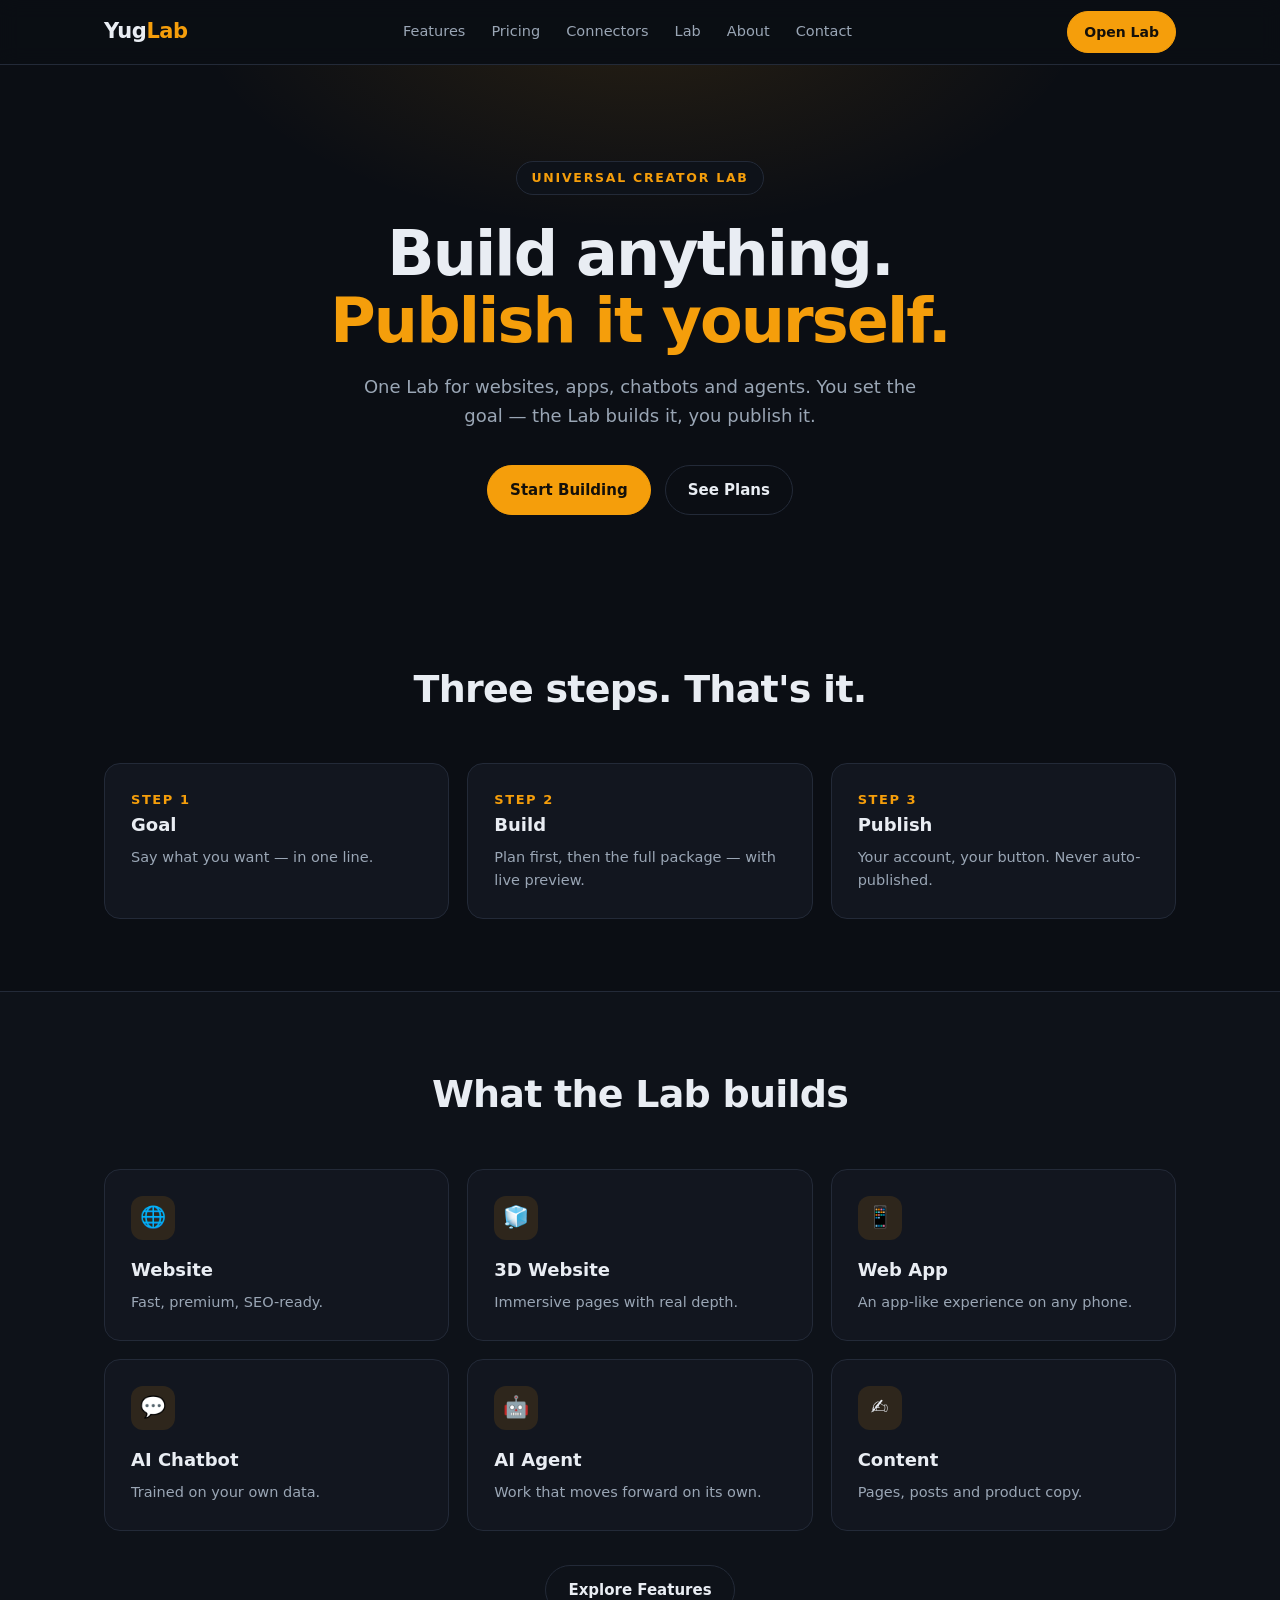
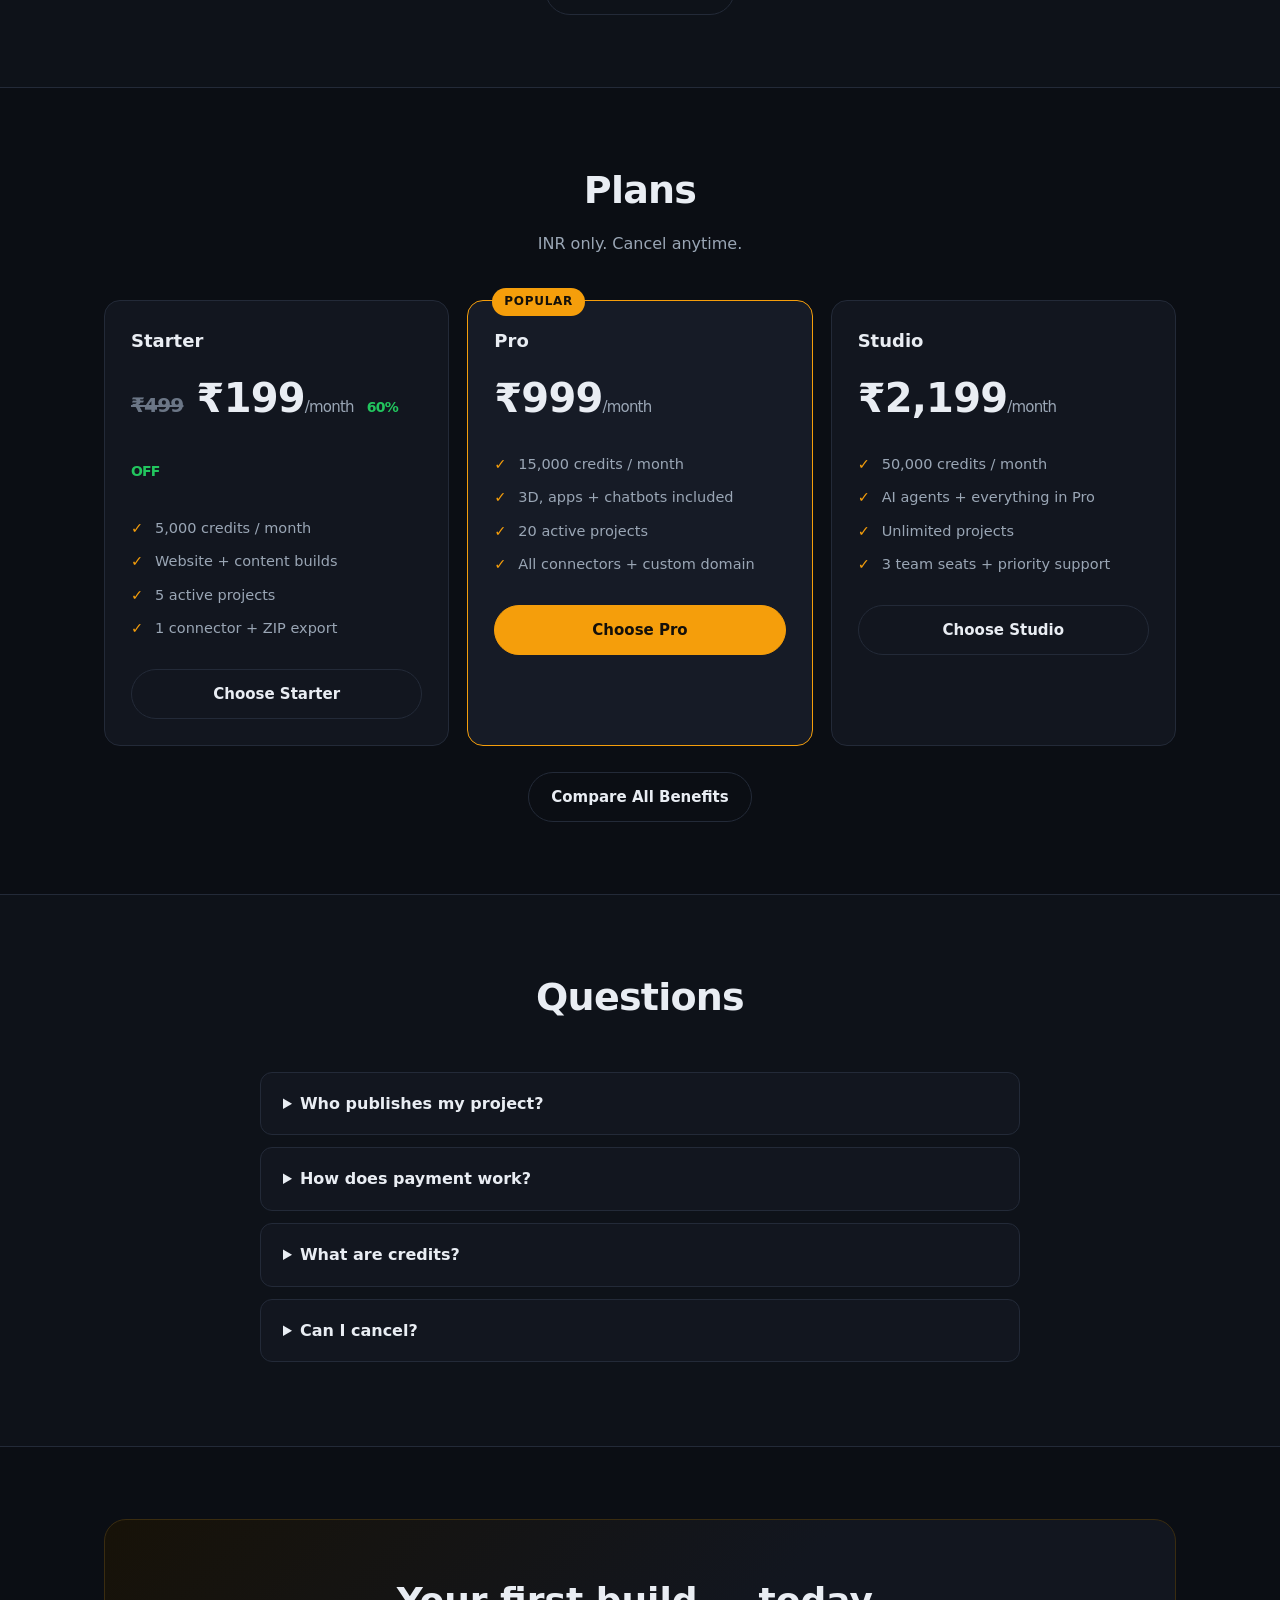
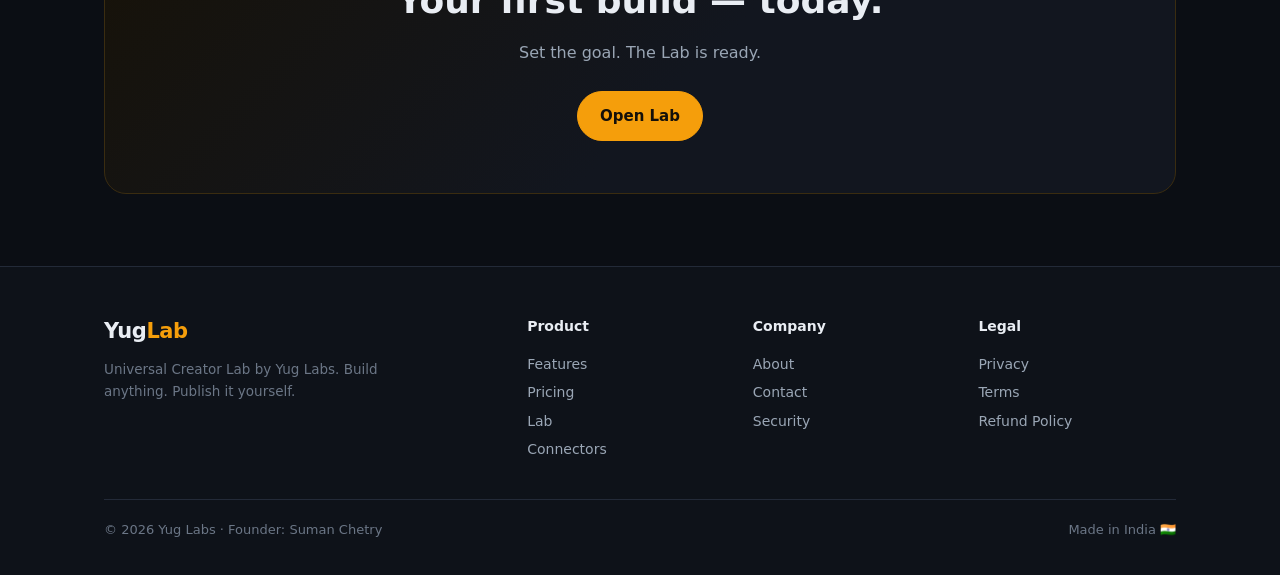
<file: index.html>
<!DOCTYPE html>
<html lang="en">
<head>
<meta charset="UTF-8">
<meta name="viewport" content="width=device-width, initial-scale=1.0">
<title>YugLab — Build Anything. Publish It Yourself.</title>
<meta name="description" content="YugLab is a Universal Creator Lab. Describe your goal, the Lab builds it — website, app, chatbot, agent — and you publish it yourself, on your own account.">
<link rel="canonical" href="https://yuglab.online/">
<meta property="og:type" content="website">
<meta property="og:site_name" content="YugLab">
<meta property="og:title" content="YugLab — Build Anything. Publish It Yourself.">
<meta property="og:description" content="One Lab for websites, apps, chatbots and agents. Your account. Your button.">
<meta property="og:url" content="https://yuglab.online/">
<meta name="twitter:card" content="summary">
<link rel="icon" href="data:image/svg+xml,%3Csvg xmlns='http://www.w3.org/2000/svg' viewBox='0 0 64 64'%3E%3Crect width='64' height='64' rx='14' fill='%23F59E0B'/%3E%3Cpath d='M18 16l14 20 14-20h-9l-5 8-5-8z' fill='%2314100a'/%3E%3Crect x='29' y='38' width='6' height='12' fill='%2314100a'/%3E%3C/svg%3E">
<link rel="stylesheet" href="styles.css">
<script type="application/ld+json">{"@context":"https://schema.org","@type":"Organization","name":"YugLab","url":"https://yuglab.online/","email":"admin@yuglab.online","founder":{"@type":"Person","name":"Suman Chetry"}}</script>
</head>
<body>
<header>
  <div class="wrap nav">
    <a class="logo" href="index.html">Yug<span>Lab</span></a>
    <nav class="nav-links">
      <a href="features.html">Features</a><a href="pricing.html">Pricing</a><a href="connectors.html">Connectors</a><a href="lab.html">Lab</a><a href="about.html">About</a><a href="contact.html">Contact</a>
    </nav>
    <div class="nav-cta"><a class="btn small" href="lab.html">Open Lab</a></div>
  </div>
</header>

<div class="hero">
  <div class="wrap">
    <span class="kicker">Universal Creator Lab</span>
    <h1>Build anything.<br><em>Publish it yourself.</em></h1>
    <p>One Lab for websites, apps, chatbots and agents. You set the goal — the Lab builds it, you publish it.</p>
    <div class="hero-btns">
      <a class="btn" href="lab.html">Start Building</a>
      <a class="btn ghost" href="pricing.html">See Plans</a>
    </div>
  </div>
</div>

<section>
  <div class="wrap">
    <div class="sec-head"><h2>Three steps. That's it.</h2></div>
    <div class="grid c3">
      <div class="card"><div class="step-no">STEP 1</div><h3>Goal</h3><p>Say what you want — in one line.</p></div>
      <div class="card"><div class="step-no">STEP 2</div><h3>Build</h3><p>Plan first, then the full package — with live preview.</p></div>
      <div class="card"><div class="step-no">STEP 3</div><h3>Publish</h3><p>Your account, your button. Never auto-published.</p></div>
    </div>
  </div>
</section>

<section class="alt">
  <div class="wrap">
    <div class="sec-head"><h2>What the Lab builds</h2></div>
    <div class="grid c3">
      <div class="card"><div class="ic">🌐</div><h3>Website</h3><p>Fast, premium, SEO-ready.</p></div>
      <div class="card"><div class="ic">🧊</div><h3>3D Website</h3><p>Immersive pages with real depth.</p></div>
      <div class="card"><div class="ic">📱</div><h3>Web App</h3><p>An app-like experience on any phone.</p></div>
      <div class="card"><div class="ic">💬</div><h3>AI Chatbot</h3><p>Trained on your own data.</p></div>
      <div class="card"><div class="ic">🤖</div><h3>AI Agent</h3><p>Work that moves forward on its own.</p></div>
      <div class="card"><div class="ic">✍️</div><h3>Content</h3><p>Pages, posts and product copy.</p></div>
    </div>
    <div style="text-align:center;margin-top:34px"><a class="btn ghost" href="features.html">Explore Features</a></div>
  </div>
</section>

<section>
  <div class="wrap">
    <div class="sec-head"><h2>Plans</h2><p>INR only. Cancel anytime.</p></div>
    <div class="grid c3">
      <div class="card price-card"><h3>Starter</h3><div class="price"><span style="text-decoration:line-through;color:var(--faint);font-size:20px">₹499</span> ₹199<small>/month</small> <span style="color:#22C55E;font-size:14px;font-weight:700">60% OFF</span></div><ul><li>5,000 credits / month</li><li>Website + content builds</li><li>5 active projects</li><li>1 connector + ZIP export</li></ul><a class="btn ghost" href="pricing.html">Choose Starter</a></div>
      <div class="card price-card pop"><span class="pop-tag">POPULAR</span><h3>Pro</h3><div class="price">₹999<small>/month</small></div><ul><li>15,000 credits / month</li><li>3D, apps + chatbots included</li><li>20 active projects</li><li>All connectors + custom domain</li></ul><a class="btn" href="pricing.html">Choose Pro</a></div>
      <div class="card price-card"><h3>Studio</h3><div class="price">₹2,199<small>/month</small></div><ul><li>50,000 credits / month</li><li>AI agents + everything in Pro</li><li>Unlimited projects</li><li>3 team seats + priority support</li></ul><a class="btn ghost" href="pricing.html">Choose Studio</a></div>
    </div>
    <p style="text-align:center;margin-top:26px"><a class="btn ghost" href="pricing.html">Compare All Benefits</a></p>
  </div>
</section>

<section class="alt">
  <div class="wrap">
    <div class="sec-head"><h2>Questions</h2></div>
    <div class="faq">
      <details><summary>Who publishes my project?</summary><p>You do. Connect your own account and press Publish yourself, on the destination you choose.</p></details>
      <details><summary>How does payment work?</summary><p>Subscriptions run through Razorpay. Lab access opens only after the payment is verified on our server.</p></details>
      <details><summary>What are credits?</summary><p>Every build spends credits — small jobs cost less, full packages cost more. Your balance is always visible in the dashboard.</p></details>
      <details><summary>Can I cancel?</summary><p>Anytime. The rules are written plainly in the <a href="refund-policy.html" style="color:var(--amber)">Refund Policy</a>.</p></details>
    </div>
  </div>
</section>

<section>
  <div class="wrap">
    <div class="cta-band">
      <h2>Your first build — today.</h2>
      <p>Set the goal. The Lab is ready.</p>
      <a class="btn" href="lab.html">Open Lab</a>
    </div>
  </div>
</section>

<footer>
  <div class="wrap">
    <div class="foot">
      <div><div class="logo">Yug<span>Lab</span></div><p>Universal Creator Lab by Yug Labs. Build anything. Publish it yourself.</p></div>
      <div><h4>Product</h4><a href="features.html">Features</a><a href="pricing.html">Pricing</a><a href="lab.html">Lab</a><a href="connectors.html">Connectors</a></div>
      <div><h4>Company</h4><a href="about.html">About</a><a href="contact.html">Contact</a><a href="security.html">Security</a></div>
      <div><h4>Legal</h4><a href="privacy.html">Privacy</a><a href="terms.html">Terms</a><a href="refund-policy.html">Refund Policy</a></div>
    </div>
    <div class="copy"><span>© 2026 Yug Labs · Founder: Suman Chetry</span><span>Made in India 🇮🇳</span></div>
  </div>
</footer>
</body>
</html>
</file>
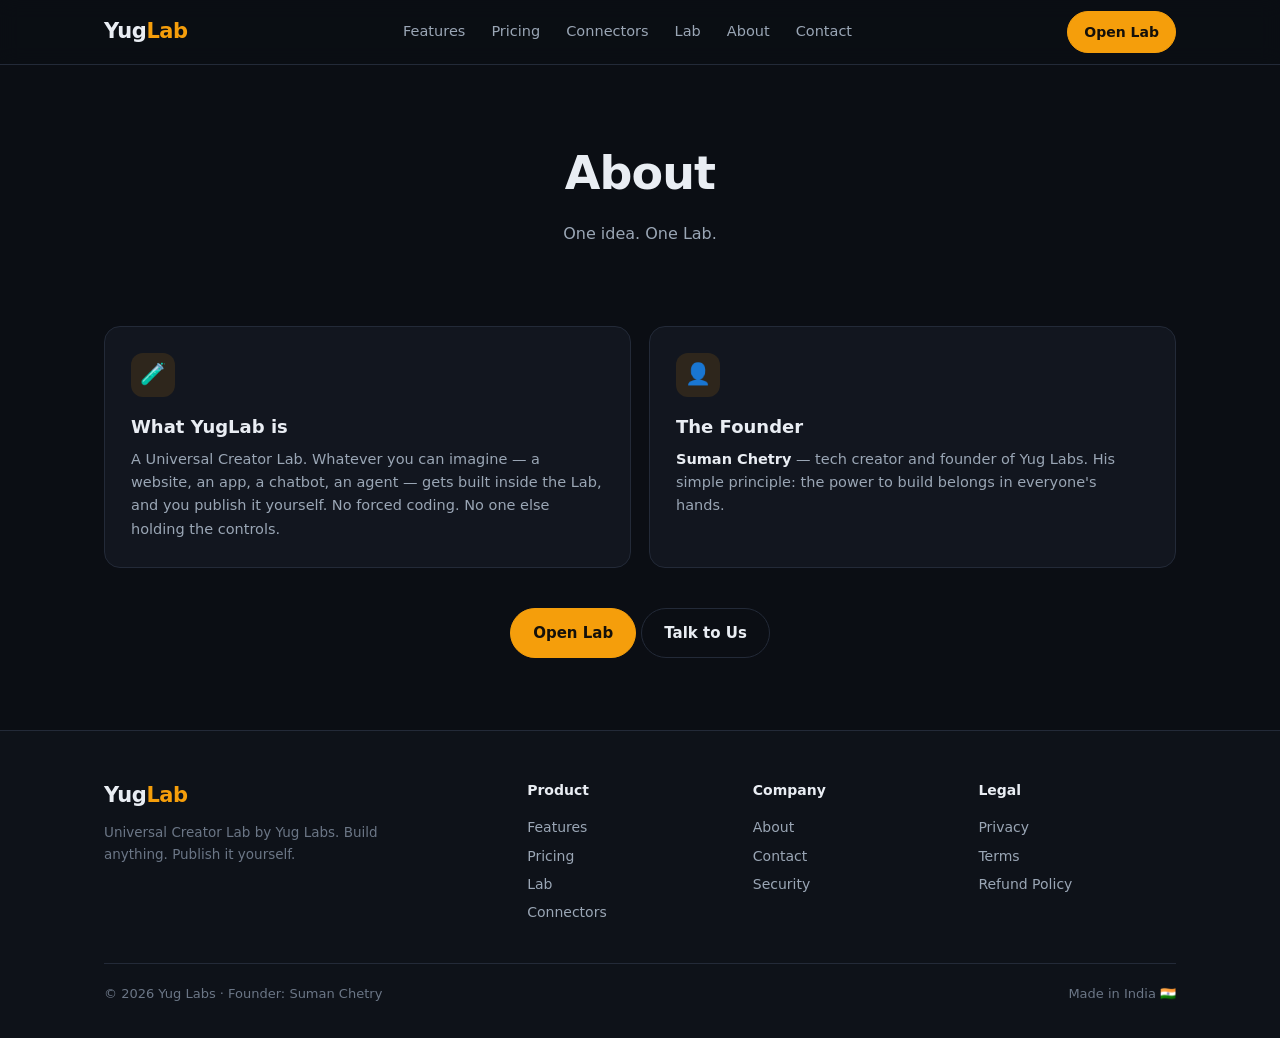
<file: about.html>
<!DOCTYPE html>
<html lang="en">
<head>
<meta charset="UTF-8">
<meta name="viewport" content="width=device-width, initial-scale=1.0">
<title>About — YugLab</title>
<meta name="description" content="YugLab is built by Yug Labs, founded by Suman Chetry. One Lab where anyone can build — and publish on their own terms.">
<link rel="canonical" href="https://yuglab.online/about">
<meta property="og:type" content="website"><meta property="og:site_name" content="YugLab">
<meta property="og:title" content="About — YugLab"><meta property="og:description" content="Yug Labs · Founder: Suman Chetry">
<meta property="og:url" content="https://yuglab.online/about"><meta name="twitter:card" content="summary">
<link rel="icon" href="data:image/svg+xml,%3Csvg xmlns='http://www.w3.org/2000/svg' viewBox='0 0 64 64'%3E%3Crect width='64' height='64' rx='14' fill='%23F59E0B'/%3E%3Cpath d='M18 16l14 20 14-20h-9l-5 8-5-8z' fill='%2314100a'/%3E%3Crect x='29' y='38' width='6' height='12' fill='%2314100a'/%3E%3C/svg%3E">
<link rel="stylesheet" href="styles.css">
</head>
<body>
<header>
  <div class="wrap nav">
    <a class="logo" href="index.html">Yug<span>Lab</span></a>
    <nav class="nav-links"><a href="features.html">Features</a><a href="pricing.html">Pricing</a><a href="connectors.html">Connectors</a><a href="lab.html">Lab</a><a href="about.html">About</a><a href="contact.html">Contact</a></nav>
    <div class="nav-cta"><a class="btn small" href="lab.html">Open Lab</a></div>
  </div>
</header>

<div class="page-head"><div class="wrap"><h1>About</h1><p>One idea. One Lab.</p></div></div>

<section>
  <div class="wrap">
    <div class="grid c2">
      <div class="card"><div class="ic">🧪</div><h3>What YugLab is</h3><p>A Universal Creator Lab. Whatever you can imagine — a website, an app, a chatbot, an agent — gets built inside the Lab, and you publish it yourself. No forced coding. No one else holding the controls.</p></div>
      <div class="card"><div class="ic">👤</div><h3>The Founder</h3><p><b style="color:var(--text)">Suman Chetry</b> — tech creator and founder of Yug Labs. His simple principle: the power to build belongs in everyone's hands.</p></div>
    </div>
    <div style="text-align:center;margin-top:40px"><a class="btn" href="lab.html">Open Lab</a> <a class="btn ghost" href="contact.html">Talk to Us</a></div>
  </div>
</section>

<footer>
  <div class="wrap">
    <div class="foot">
      <div><div class="logo">Yug<span>Lab</span></div><p>Universal Creator Lab by Yug Labs. Build anything. Publish it yourself.</p></div>
      <div><h4>Product</h4><a href="features.html">Features</a><a href="pricing.html">Pricing</a><a href="lab.html">Lab</a><a href="connectors.html">Connectors</a></div>
      <div><h4>Company</h4><a href="about.html">About</a><a href="contact.html">Contact</a><a href="security.html">Security</a></div>
      <div><h4>Legal</h4><a href="privacy.html">Privacy</a><a href="terms.html">Terms</a><a href="refund-policy.html">Refund Policy</a></div>
    </div>
    <div class="copy"><span>© 2026 Yug Labs · Founder: Suman Chetry</span><span>Made in India 🇮🇳</span></div>
  </div>
</footer>
</body>
</html>
</file>
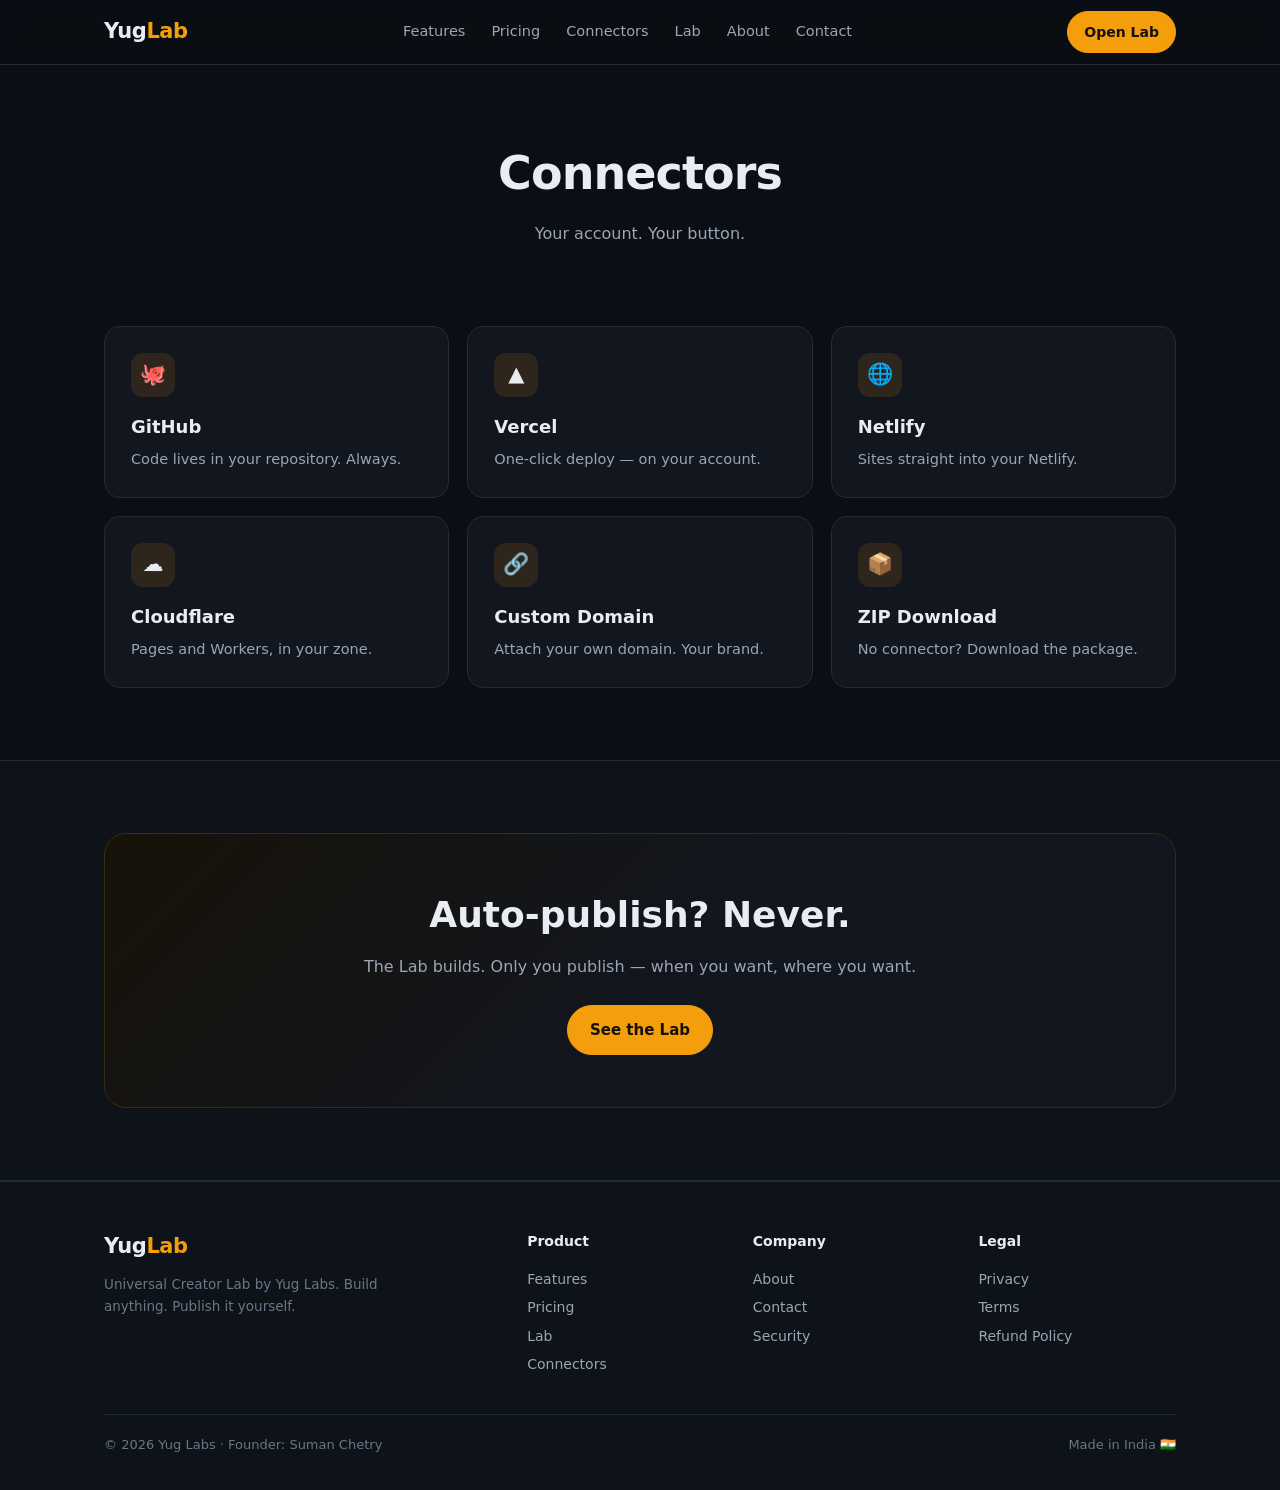
<file: connectors.html>
<!DOCTYPE html>
<html lang="en">
<head>
<meta charset="UTF-8">
<meta name="viewport" content="width=device-width, initial-scale=1.0">
<title>Connectors — YugLab</title>
<meta name="description" content="Connect your own GitHub, Vercel, Netlify, Cloudflare or custom domain. Your account, your choice — YugLab never auto-publishes.">
<link rel="canonical" href="https://yuglab.online/connectors">
<meta property="og:type" content="website"><meta property="og:site_name" content="YugLab">
<meta property="og:title" content="Connectors — YugLab"><meta property="og:description" content="Your account. Your button. Never auto-published.">
<meta property="og:url" content="https://yuglab.online/connectors"><meta name="twitter:card" content="summary">
<link rel="icon" href="data:image/svg+xml,%3Csvg xmlns='http://www.w3.org/2000/svg' viewBox='0 0 64 64'%3E%3Crect width='64' height='64' rx='14' fill='%23F59E0B'/%3E%3Cpath d='M18 16l14 20 14-20h-9l-5 8-5-8z' fill='%2314100a'/%3E%3Crect x='29' y='38' width='6' height='12' fill='%2314100a'/%3E%3C/svg%3E">
<link rel="stylesheet" href="styles.css">
</head>
<body>
<header>
  <div class="wrap nav">
    <a class="logo" href="index.html">Yug<span>Lab</span></a>
    <nav class="nav-links"><a href="features.html">Features</a><a href="pricing.html">Pricing</a><a href="connectors.html">Connectors</a><a href="lab.html">Lab</a><a href="about.html">About</a><a href="contact.html">Contact</a></nav>
    <div class="nav-cta"><a class="btn small" href="lab.html">Open Lab</a></div>
  </div>
</header>

<div class="page-head"><div class="wrap"><h1>Connectors</h1><p>Your account. Your button.</p></div></div>

<section>
  <div class="wrap">
    <div class="grid c3">
      <div class="card"><div class="ic">🐙</div><h3>GitHub</h3><p>Code lives in your repository. Always.</p></div>
      <div class="card"><div class="ic">▲</div><h3>Vercel</h3><p>One-click deploy — on your account.</p></div>
      <div class="card"><div class="ic">🌐</div><h3>Netlify</h3><p>Sites straight into your Netlify.</p></div>
      <div class="card"><div class="ic">☁️</div><h3>Cloudflare</h3><p>Pages and Workers, in your zone.</p></div>
      <div class="card"><div class="ic">🔗</div><h3>Custom Domain</h3><p>Attach your own domain. Your brand.</p></div>
      <div class="card"><div class="ic">📦</div><h3>ZIP Download</h3><p>No connector? Download the package.</p></div>
    </div>
  </div>
</section>

<section class="alt">
  <div class="wrap">
    <div class="cta-band">
      <h2>Auto-publish? Never.</h2>
      <p>The Lab builds. Only you publish — when you want, where you want.</p>
      <a class="btn" href="lab.html">See the Lab</a>
    </div>
  </div>
</section>

<footer>
  <div class="wrap">
    <div class="foot">
      <div><div class="logo">Yug<span>Lab</span></div><p>Universal Creator Lab by Yug Labs. Build anything. Publish it yourself.</p></div>
      <div><h4>Product</h4><a href="features.html">Features</a><a href="pricing.html">Pricing</a><a href="lab.html">Lab</a><a href="connectors.html">Connectors</a></div>
      <div><h4>Company</h4><a href="about.html">About</a><a href="contact.html">Contact</a><a href="security.html">Security</a></div>
      <div><h4>Legal</h4><a href="privacy.html">Privacy</a><a href="terms.html">Terms</a><a href="refund-policy.html">Refund Policy</a></div>
    </div>
    <div class="copy"><span>© 2026 Yug Labs · Founder: Suman Chetry</span><span>Made in India 🇮🇳</span></div>
  </div>
</footer>
</body>
</html>
</file>
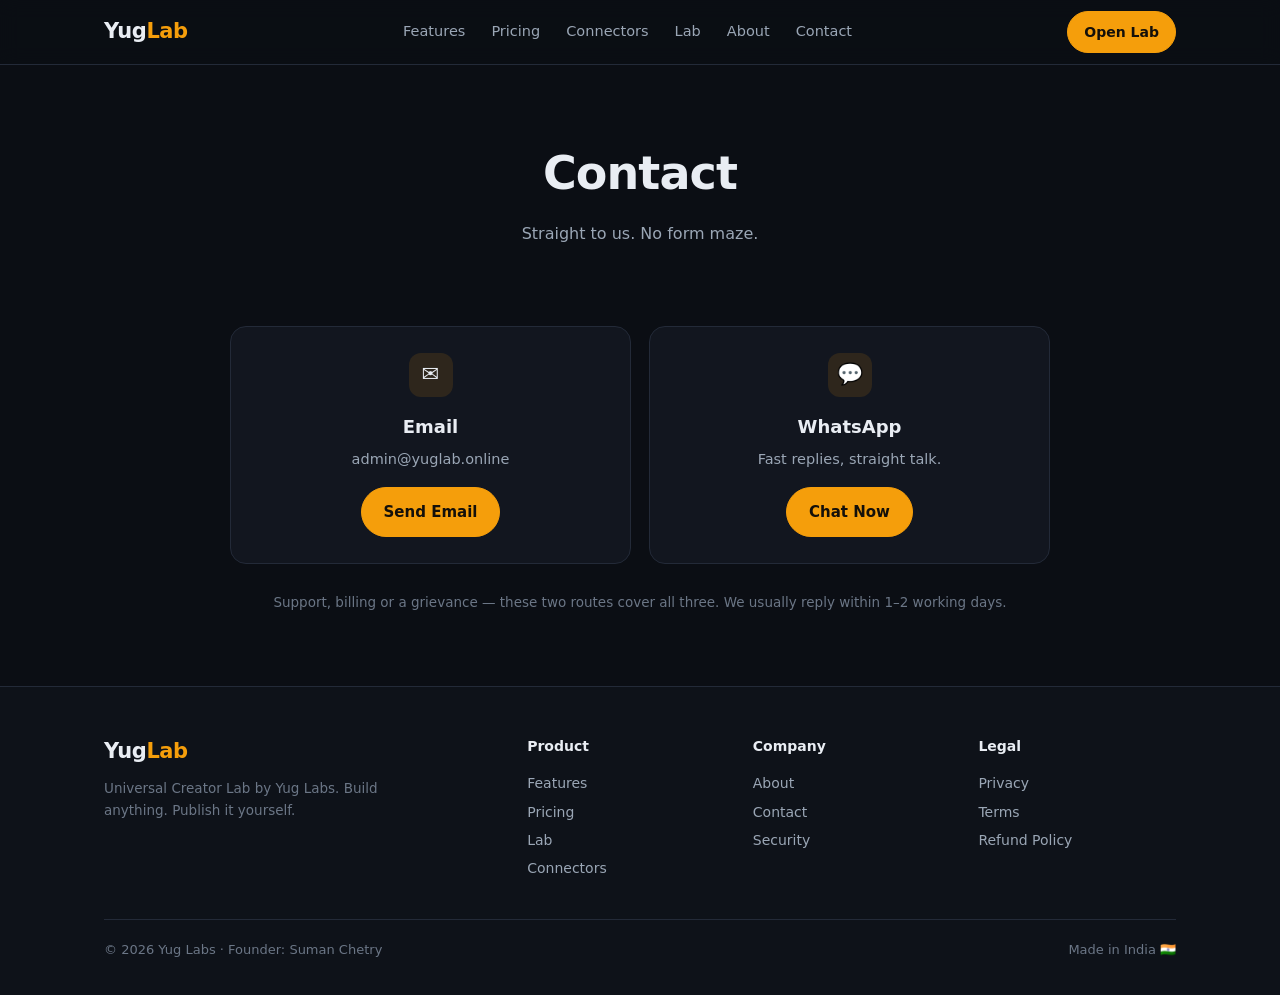
<file: contact.html>
<!DOCTYPE html>
<html lang="en">
<head>
<meta charset="UTF-8">
<meta name="viewport" content="width=device-width, initial-scale=1.0">
<title>Contact — YugLab</title>
<meta name="description" content="Contact YugLab: email admin@yuglab.online or WhatsApp. Support, billing and grievances — one page, direct buttons.">
<link rel="canonical" href="https://yuglab.online/contact">
<meta property="og:type" content="website"><meta property="og:site_name" content="YugLab">
<meta property="og:title" content="Contact — YugLab"><meta property="og:description" content="Email or WhatsApp — straight to us.">
<meta property="og:url" content="https://yuglab.online/contact"><meta name="twitter:card" content="summary">
<link rel="icon" href="data:image/svg+xml,%3Csvg xmlns='http://www.w3.org/2000/svg' viewBox='0 0 64 64'%3E%3Crect width='64' height='64' rx='14' fill='%23F59E0B'/%3E%3Cpath d='M18 16l14 20 14-20h-9l-5 8-5-8z' fill='%2314100a'/%3E%3Crect x='29' y='38' width='6' height='12' fill='%2314100a'/%3E%3C/svg%3E">
<link rel="stylesheet" href="styles.css">
</head>
<body>
<header>
  <div class="wrap nav">
    <a class="logo" href="index.html">Yug<span>Lab</span></a>
    <nav class="nav-links"><a href="features.html">Features</a><a href="pricing.html">Pricing</a><a href="connectors.html">Connectors</a><a href="lab.html">Lab</a><a href="about.html">About</a><a href="contact.html">Contact</a></nav>
    <div class="nav-cta"><a class="btn small" href="lab.html">Open Lab</a></div>
  </div>
</header>

<div class="page-head"><div class="wrap"><h1>Contact</h1><p>Straight to us. No form maze.</p></div></div>

<section>
  <div class="wrap">
    <div class="grid c2" style="max-width:820px;margin:0 auto">
      <div class="card" style="text-align:center"><div class="ic" style="margin-left:auto;margin-right:auto">✉️</div><h3>Email</h3><p>admin@yuglab.online</p><div style="margin-top:16px"><a class="btn" href="mailto:admin@yuglab.online">Send Email</a></div></div>
      <div class="card" style="text-align:center"><div class="ic" style="margin-left:auto;margin-right:auto">💬</div><h3>WhatsApp</h3><p>Fast replies, straight talk.</p><div style="margin-top:16px"><a class="btn" href="https://wa.me/918761977477" target="_blank" rel="noopener">Chat Now</a></div></div>
    </div>
    <p style="text-align:center;color:var(--faint);font-size:13.5px;margin-top:28px">Support, billing or a grievance — these two routes cover all three. We usually reply within 1–2 working days.</p>
  </div>
</section>

<footer>
  <div class="wrap">
    <div class="foot">
      <div><div class="logo">Yug<span>Lab</span></div><p>Universal Creator Lab by Yug Labs. Build anything. Publish it yourself.</p></div>
      <div><h4>Product</h4><a href="features.html">Features</a><a href="pricing.html">Pricing</a><a href="lab.html">Lab</a><a href="connectors.html">Connectors</a></div>
      <div><h4>Company</h4><a href="about.html">About</a><a href="contact.html">Contact</a><a href="security.html">Security</a></div>
      <div><h4>Legal</h4><a href="privacy.html">Privacy</a><a href="terms.html">Terms</a><a href="refund-policy.html">Refund Policy</a></div>
    </div>
    <div class="copy"><span>© 2026 Yug Labs · Founder: Suman Chetry</span><span>Made in India 🇮🇳</span></div>
  </div>
</footer>
</body>
</html>
</file>
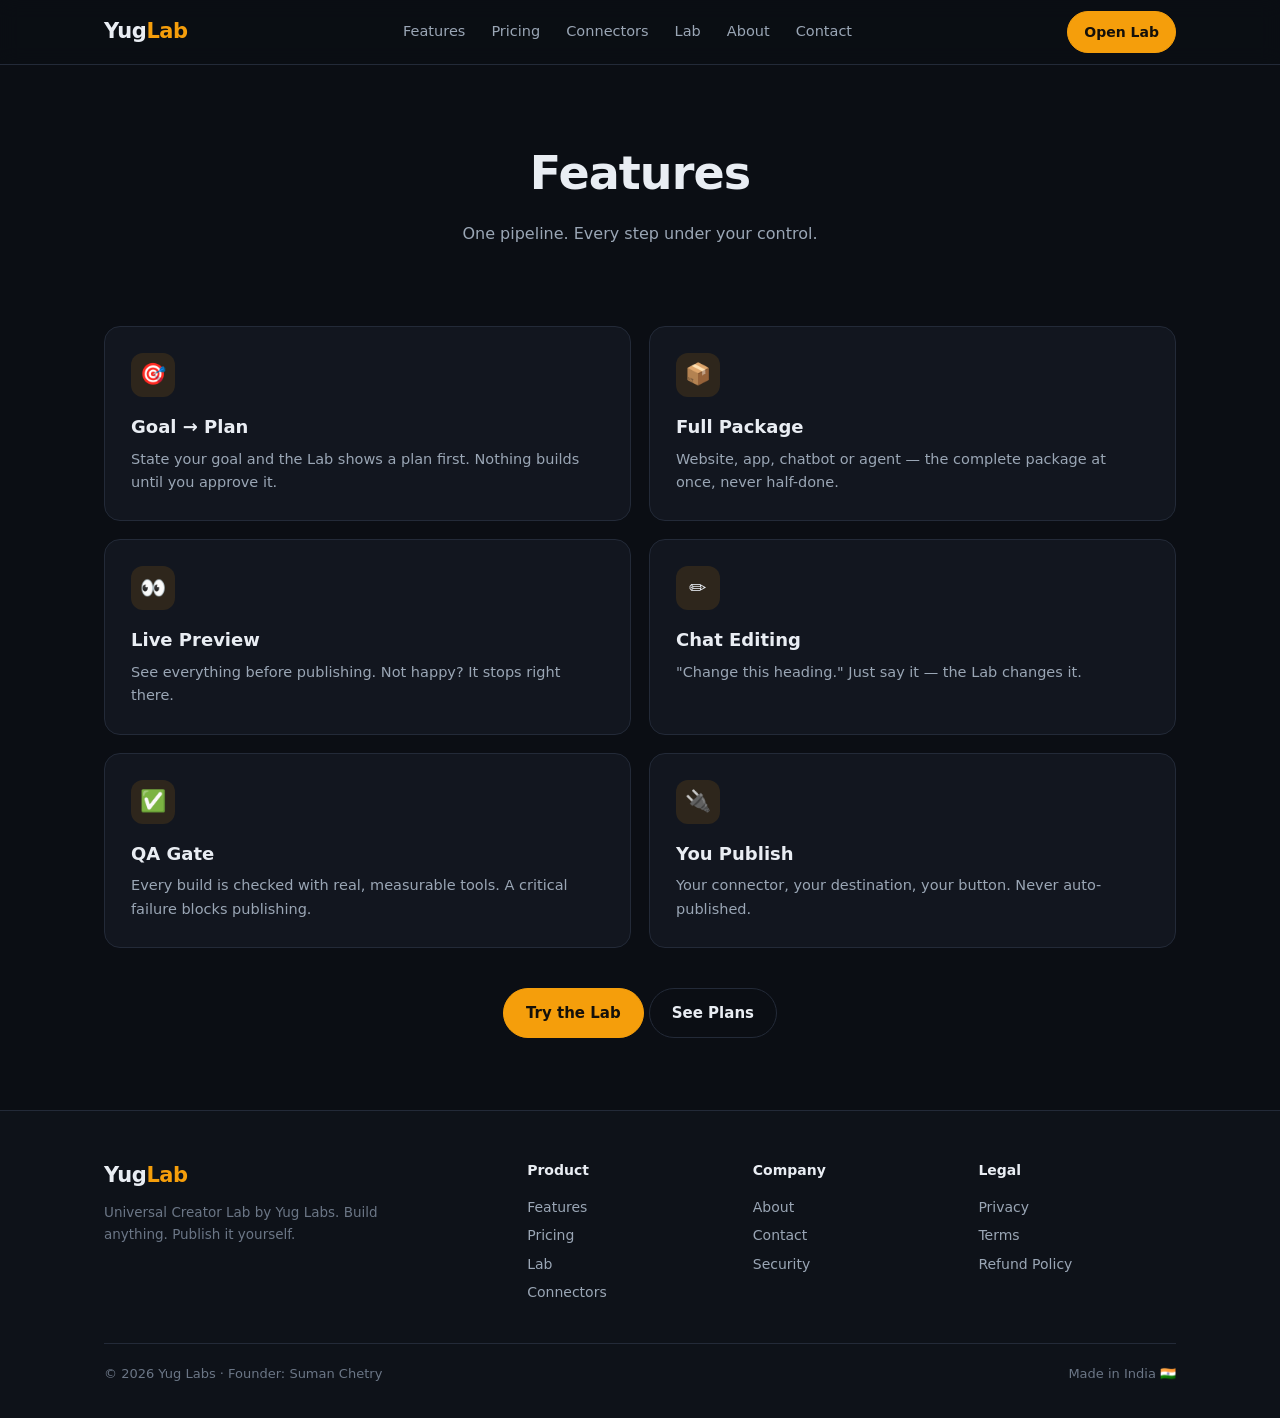
<file: features.html>
<!DOCTYPE html>
<html lang="en">
<head>
<meta charset="UTF-8">
<meta name="viewport" content="width=device-width, initial-scale=1.0">
<title>Features — YugLab</title>
<meta name="description" content="YugLab features: goal-to-package pipeline, live preview, chat editing, QA checks and user-controlled publishing.">
<link rel="canonical" href="https://yuglab.online/features">
<meta property="og:type" content="website"><meta property="og:site_name" content="YugLab">
<meta property="og:title" content="Features — YugLab"><meta property="og:description" content="Goal → Plan → Build → Preview → Publish. In your hands.">
<meta property="og:url" content="https://yuglab.online/features"><meta name="twitter:card" content="summary">
<link rel="icon" href="data:image/svg+xml,%3Csvg xmlns='http://www.w3.org/2000/svg' viewBox='0 0 64 64'%3E%3Crect width='64' height='64' rx='14' fill='%23F59E0B'/%3E%3Cpath d='M18 16l14 20 14-20h-9l-5 8-5-8z' fill='%2314100a'/%3E%3Crect x='29' y='38' width='6' height='12' fill='%2314100a'/%3E%3C/svg%3E">
<link rel="stylesheet" href="styles.css">
</head>
<body>
<header>
  <div class="wrap nav">
    <a class="logo" href="index.html">Yug<span>Lab</span></a>
    <nav class="nav-links"><a href="features.html">Features</a><a href="pricing.html">Pricing</a><a href="connectors.html">Connectors</a><a href="lab.html">Lab</a><a href="about.html">About</a><a href="contact.html">Contact</a></nav>
    <div class="nav-cta"><a class="btn small" href="lab.html">Open Lab</a></div>
  </div>
</header>

<div class="page-head"><div class="wrap"><h1>Features</h1><p>One pipeline. Every step under your control.</p></div></div>

<section>
  <div class="wrap">
    <div class="grid c2">
      <div class="card"><div class="ic">🎯</div><h3>Goal → Plan</h3><p>State your goal and the Lab shows a plan first. Nothing builds until you approve it.</p></div>
      <div class="card"><div class="ic">📦</div><h3>Full Package</h3><p>Website, app, chatbot or agent — the complete package at once, never half-done.</p></div>
      <div class="card"><div class="ic">👀</div><h3>Live Preview</h3><p>See everything before publishing. Not happy? It stops right there.</p></div>
      <div class="card"><div class="ic">✏️</div><h3>Chat Editing</h3><p>"Change this heading." Just say it — the Lab changes it.</p></div>
      <div class="card"><div class="ic">✅</div><h3>QA Gate</h3><p>Every build is checked with real, measurable tools. A critical failure blocks publishing.</p></div>
      <div class="card"><div class="ic">🔌</div><h3>You Publish</h3><p>Your connector, your destination, your button. Never auto-published.</p></div>
    </div>
    <div style="text-align:center;margin-top:40px"><a class="btn" href="lab.html">Try the Lab</a> <a class="btn ghost" href="pricing.html">See Plans</a></div>
  </div>
</section>

<footer>
  <div class="wrap">
    <div class="foot">
      <div><div class="logo">Yug<span>Lab</span></div><p>Universal Creator Lab by Yug Labs. Build anything. Publish it yourself.</p></div>
      <div><h4>Product</h4><a href="features.html">Features</a><a href="pricing.html">Pricing</a><a href="lab.html">Lab</a><a href="connectors.html">Connectors</a></div>
      <div><h4>Company</h4><a href="about.html">About</a><a href="contact.html">Contact</a><a href="security.html">Security</a></div>
      <div><h4>Legal</h4><a href="privacy.html">Privacy</a><a href="terms.html">Terms</a><a href="refund-policy.html">Refund Policy</a></div>
    </div>
    <div class="copy"><span>© 2026 Yug Labs · Founder: Suman Chetry</span><span>Made in India 🇮🇳</span></div>
  </div>
</footer>
</body>
</html>
</file>
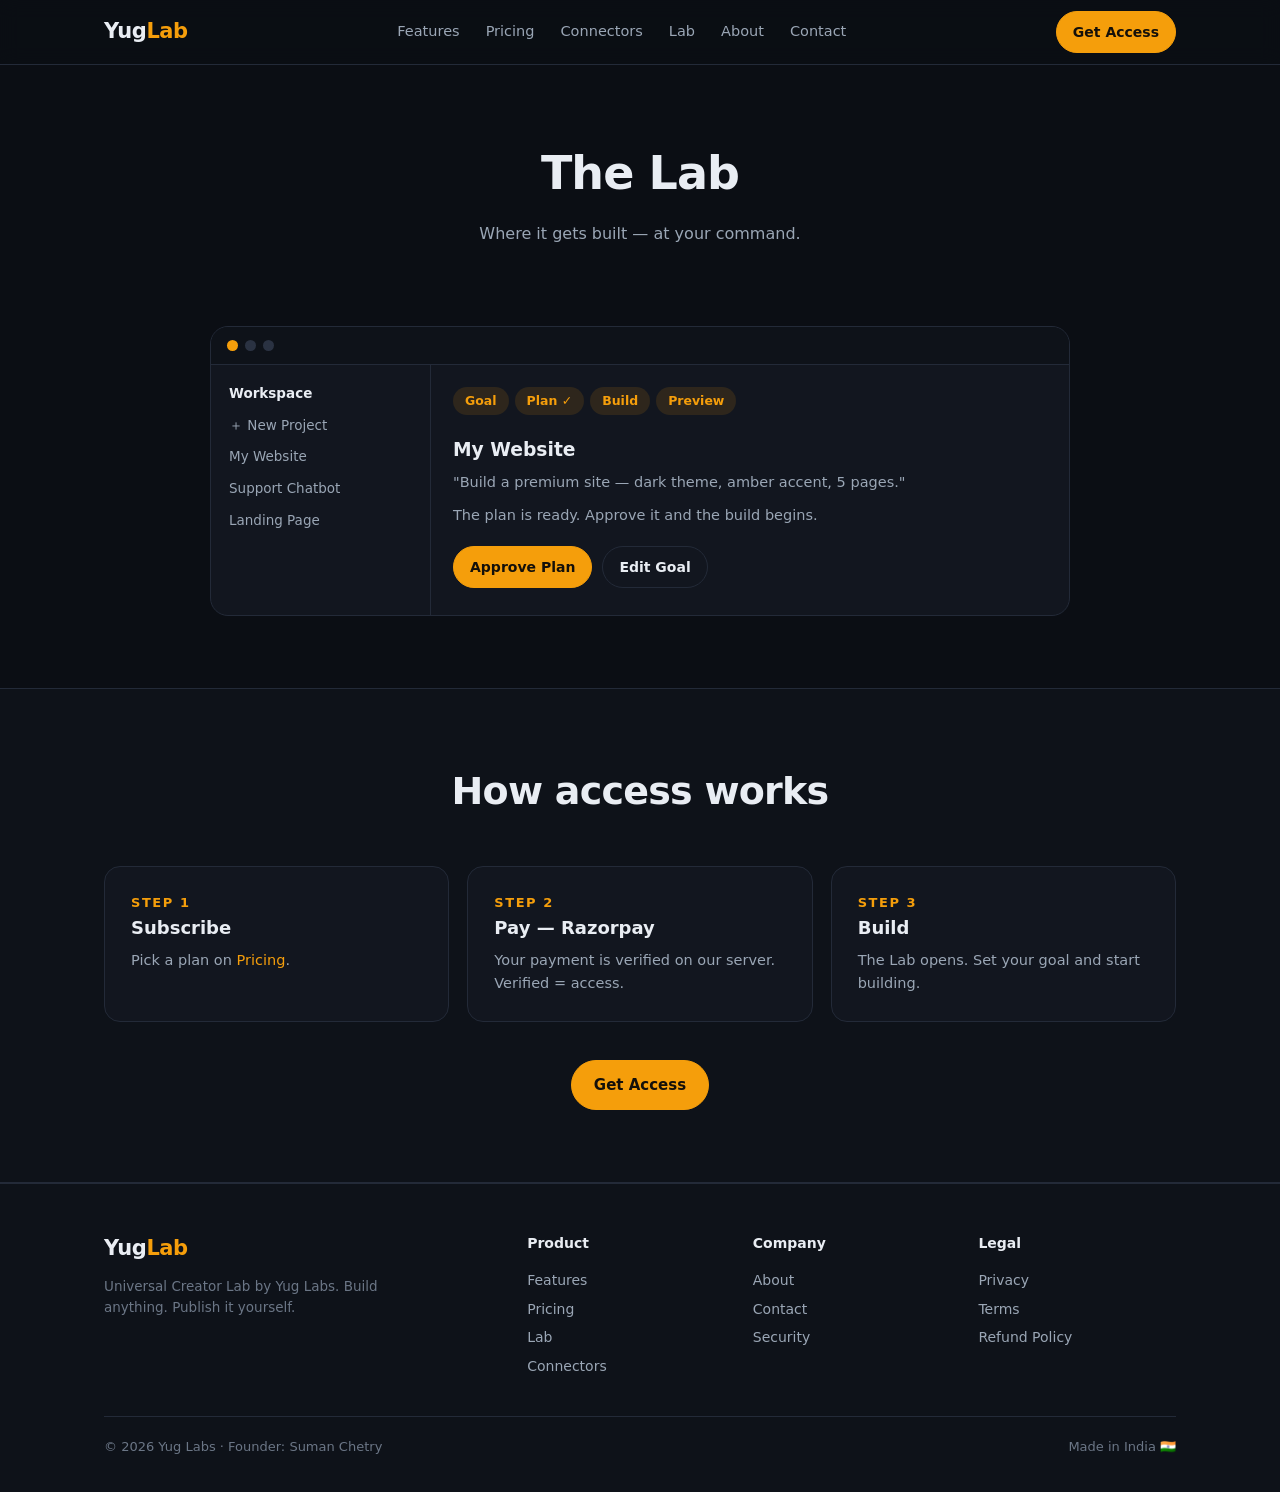
<file: lab.html>
<!DOCTYPE html>
<html lang="en">
<head>
<meta charset="UTF-8">
<meta name="viewport" content="width=device-width, initial-scale=1.0">
<title>The Lab — YugLab</title>
<meta name="description" content="Inside the YugLab workspace: goal, plan approval, build, preview, QA — then you publish. Access opens after verified subscription.">
<link rel="canonical" href="https://yuglab.online/lab">
<meta property="og:type" content="website"><meta property="og:site_name" content="YugLab">
<meta property="og:title" content="The Lab — YugLab"><meta property="og:description" content="Goal → Plan → Build → Preview → Publish.">
<meta property="og:url" content="https://yuglab.online/lab"><meta name="twitter:card" content="summary">
<link rel="icon" href="data:image/svg+xml,%3Csvg xmlns='http://www.w3.org/2000/svg' viewBox='0 0 64 64'%3E%3Crect width='64' height='64' rx='14' fill='%23F59E0B'/%3E%3Cpath d='M18 16l14 20 14-20h-9l-5 8-5-8z' fill='%2314100a'/%3E%3Crect x='29' y='38' width='6' height='12' fill='%2314100a'/%3E%3C/svg%3E">
<link rel="stylesheet" href="styles.css">
</head>
<body>
<header>
  <div class="wrap nav">
    <a class="logo" href="index.html">Yug<span>Lab</span></a>
    <nav class="nav-links"><a href="features.html">Features</a><a href="pricing.html">Pricing</a><a href="connectors.html">Connectors</a><a href="lab.html">Lab</a><a href="about.html">About</a><a href="contact.html">Contact</a></nav>
    <div class="nav-cta"><a class="btn small" href="pricing.html">Get Access</a></div>
  </div>
</header>

<div class="page-head"><div class="wrap"><h1>The Lab</h1><p>Where it gets built — at your command.</p></div></div>

<section>
  <div class="wrap">
    <div class="mock">
      <div class="mock-bar"><i></i><i></i><i></i></div>
      <div class="mock-body">
        <div class="mock-side"><b>Workspace</b><span>＋ New Project</span><span>My Website</span><span>Support Chatbot</span><span>Landing Page</span></div>
        <div class="mock-main">
          <span class="pill">Goal</span><span class="pill">Plan ✓</span><span class="pill">Build</span><span class="pill">Preview</span>
          <h3 style="margin:12px 0 6px">My Website</h3>
          <p style="color:var(--muted);font-size:14.5px">"Build a premium site — dark theme, amber accent, 5 pages."</p>
          <p style="color:var(--muted);font-size:14.5px;margin-top:10px">The plan is ready. Approve it and the build begins.</p>
          <div style="margin-top:18px;display:flex;gap:10px;flex-wrap:wrap"><a class="btn small" href="pricing.html">Approve Plan</a><a class="btn small ghost" href="features.html">Edit Goal</a></div>
        </div>
      </div>
    </div>
  </div>
</section>

<section class="alt">
  <div class="wrap">
    <div class="sec-head"><h2>How access works</h2></div>
    <div class="grid c3">
      <div class="card"><div class="step-no">STEP 1</div><h3>Subscribe</h3><p>Pick a plan on <a href="pricing.html" style="color:var(--amber)">Pricing</a>.</p></div>
      <div class="card"><div class="step-no">STEP 2</div><h3>Pay — Razorpay</h3><p>Your payment is verified on our server. Verified = access.</p></div>
      <div class="card"><div class="step-no">STEP 3</div><h3>Build</h3><p>The Lab opens. Set your goal and start building.</p></div>
    </div>
    <div style="text-align:center;margin-top:38px"><a class="btn" href="pricing.html">Get Access</a></div>
  </div>
</section>

<footer>
  <div class="wrap">
    <div class="foot">
      <div><div class="logo">Yug<span>Lab</span></div><p>Universal Creator Lab by Yug Labs. Build anything. Publish it yourself.</p></div>
      <div><h4>Product</h4><a href="features.html">Features</a><a href="pricing.html">Pricing</a><a href="lab.html">Lab</a><a href="connectors.html">Connectors</a></div>
      <div><h4>Company</h4><a href="about.html">About</a><a href="contact.html">Contact</a><a href="security.html">Security</a></div>
      <div><h4>Legal</h4><a href="privacy.html">Privacy</a><a href="terms.html">Terms</a><a href="refund-policy.html">Refund Policy</a></div>
    </div>
    <div class="copy"><span>© 2026 Yug Labs · Founder: Suman Chetry</span><span>Made in India 🇮🇳</span></div>
  </div>
</footer>
</body>
</html>
</file>
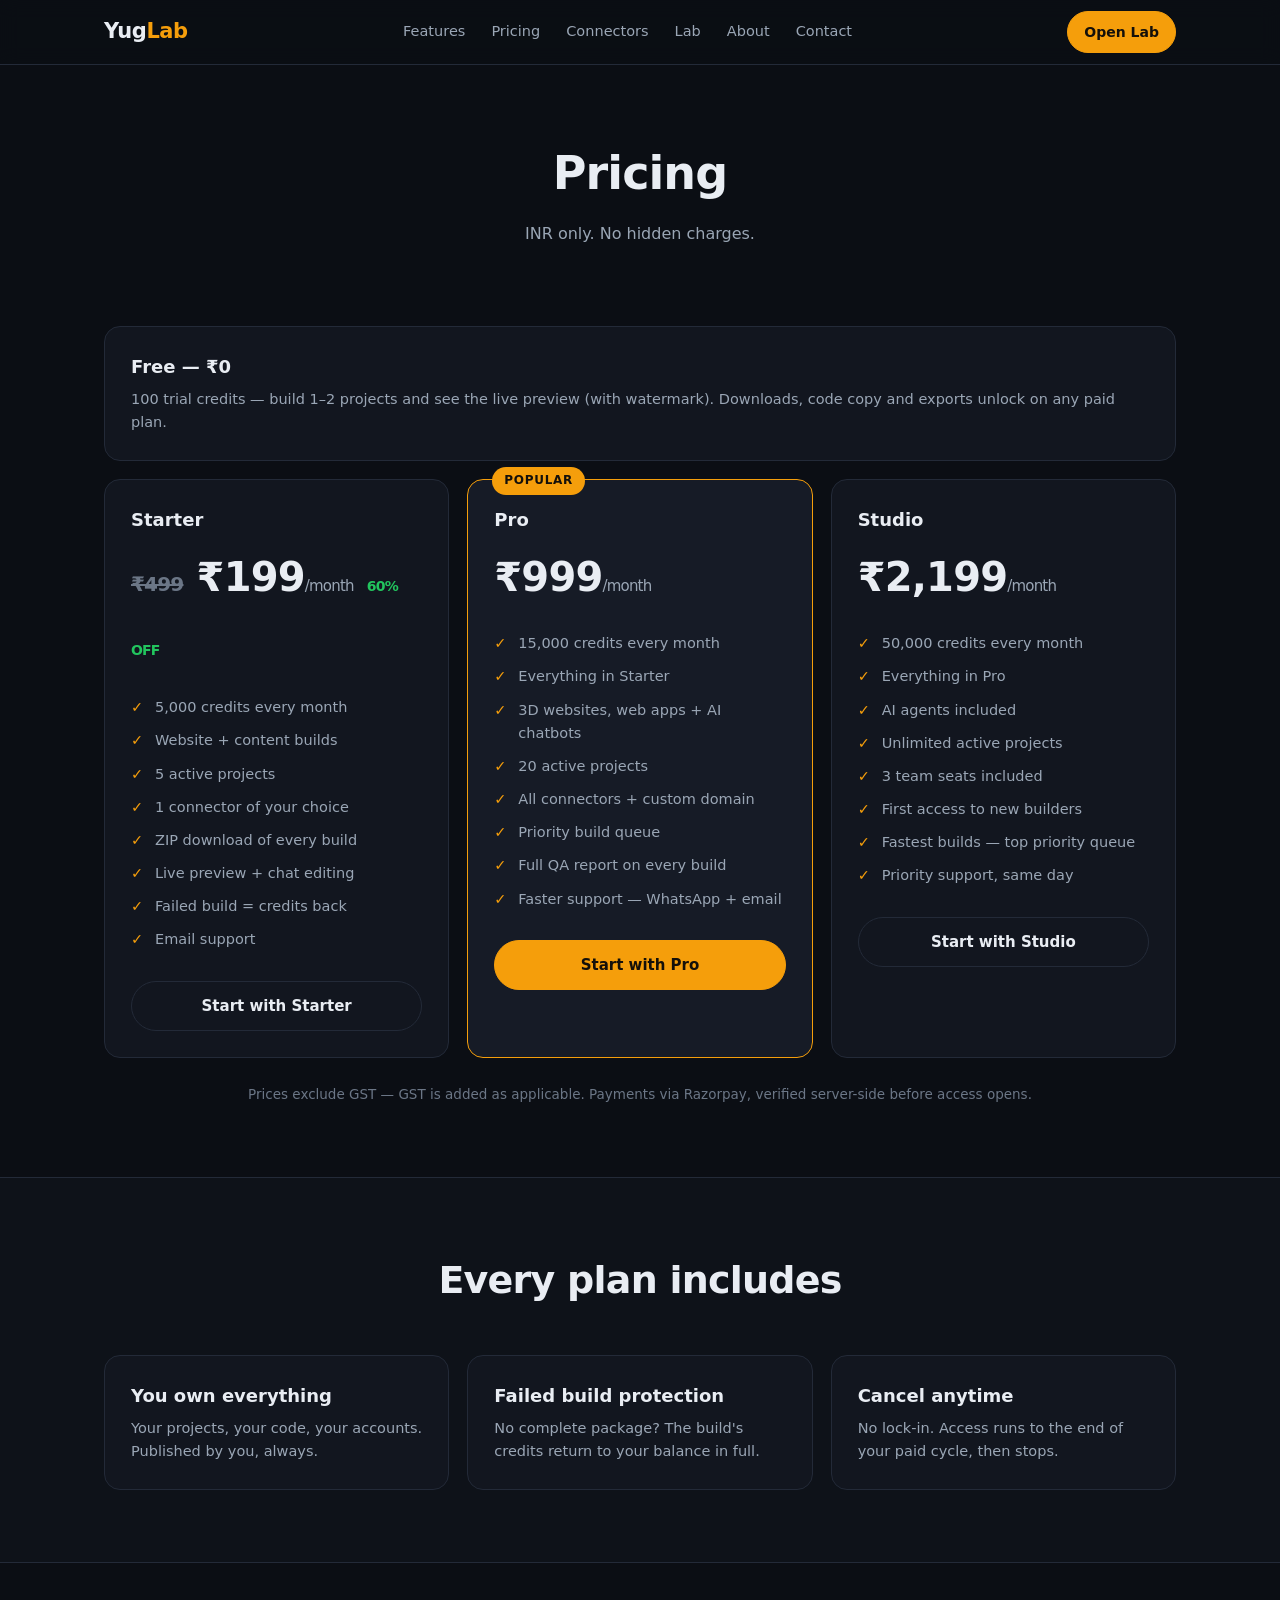
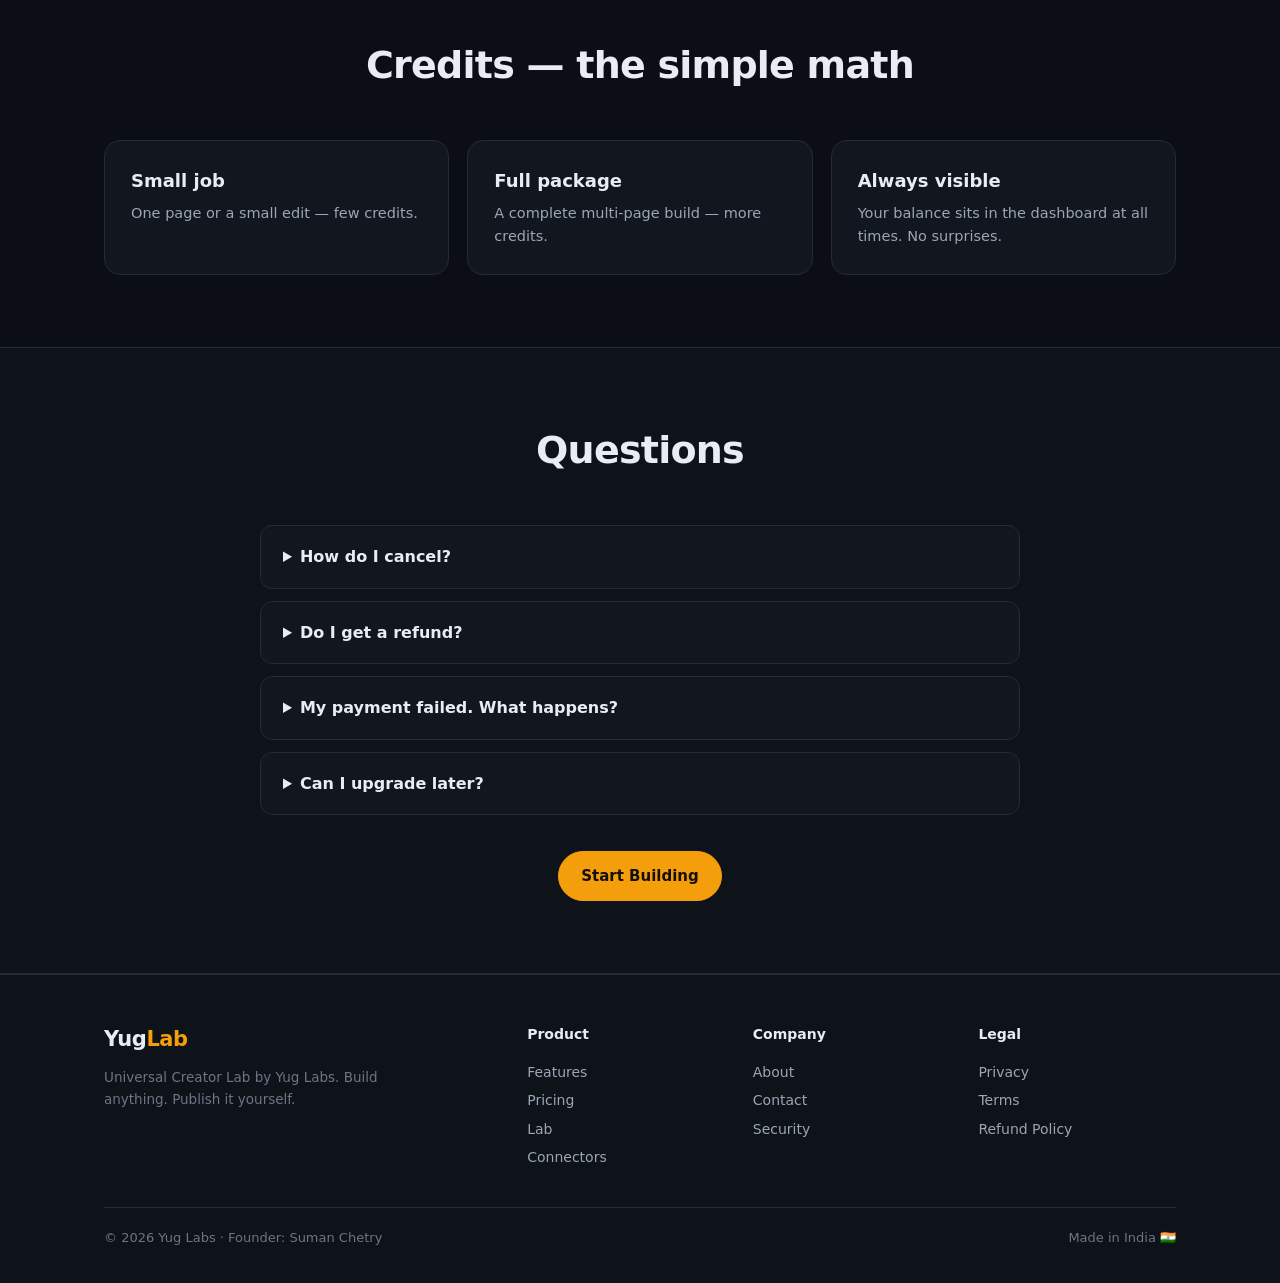
<file: pricing.html>
<!DOCTYPE html>
<html lang="en">
<head>
<meta charset="UTF-8">
<meta name="viewport" content="width=device-width, initial-scale=1.0">
<title>Pricing — YugLab</title>
<meta name="description" content="YugLab pricing in INR only: Free ₹0 (preview only), Starter ₹199 (list ₹499 — 60% off), Pro ₹999, Studio ₹2,199 per month. GST extra as applicable.">
<link rel="canonical" href="https://yuglab.online/pricing">
<meta property="og:type" content="website"><meta property="og:site_name" content="YugLab">
<meta property="og:title" content="Pricing — YugLab"><meta property="og:description" content="INR only. No hidden charges.">
<meta property="og:url" content="https://yuglab.online/pricing"><meta name="twitter:card" content="summary">
<link rel="icon" href="data:image/svg+xml,%3Csvg xmlns='http://www.w3.org/2000/svg' viewBox='0 0 64 64'%3E%3Crect width='64' height='64' rx='14' fill='%23F59E0B'/%3E%3Cpath d='M18 16l14 20 14-20h-9l-5 8-5-8z' fill='%2314100a'/%3E%3Crect x='29' y='38' width='6' height='12' fill='%2314100a'/%3E%3C/svg%3E">
<link rel="stylesheet" href="styles.css">
<script type="application/ld+json">{"@context":"https://schema.org","@type":"SoftwareApplication","name":"YugLab","applicationCategory":"DeveloperApplication","offers":[{"@type":"Offer","name":"Starter","price":"199","priceCurrency":"INR"},{"@type":"Offer","name":"Pro","price":"999","priceCurrency":"INR"},{"@type":"Offer","name":"Studio","price":"2199","priceCurrency":"INR"}]}</script>
</head>
<body>
<header>
  <div class="wrap nav">
    <a class="logo" href="index.html">Yug<span>Lab</span></a>
    <nav class="nav-links"><a href="features.html">Features</a><a href="pricing.html">Pricing</a><a href="connectors.html">Connectors</a><a href="lab.html">Lab</a><a href="about.html">About</a><a href="contact.html">Contact</a></nav>
    <div class="nav-cta"><a class="btn small" href="lab.html">Open Lab</a></div>
  </div>
</header>

<div class="page-head"><div class="wrap"><h1>Pricing</h1><p>INR only. No hidden charges.</p></div></div>

<section>
  <div class="wrap">
    <div class="card price-card" style="margin-bottom:18px"><h3>Free — ₹0</h3>
      <p>100 trial credits — build 1–2 projects and see the live preview (with watermark). Downloads, code copy and exports unlock on any paid plan.</p>
    </div>
    <div class="grid c3">
      <div class="card price-card"><h3>Starter</h3><div class="price"><span style="text-decoration:line-through;color:var(--faint);font-size:20px">₹499</span> ₹199<small>/month</small> <span style="color:#22C55E;font-size:14px;font-weight:700">60% OFF</span></div>
        <ul>
          <li>5,000 credits every month</li>
          <li>Website + content builds</li>
          <li>5 active projects</li>
          <li>1 connector of your choice</li>
          <li>ZIP download of every build</li>
          <li>Live preview + chat editing</li>
          <li>Failed build = credits back</li>
          <li>Email support</li>
        </ul><a class="btn ghost" href="lab.html">Start with Starter</a></div>
      <div class="card price-card pop"><span class="pop-tag">POPULAR</span><h3>Pro</h3><div class="price">₹999<small>/month</small></div>
        <ul>
          <li>15,000 credits every month</li>
          <li>Everything in Starter</li>
          <li>3D websites, web apps + AI chatbots</li>
          <li>20 active projects</li>
          <li>All connectors + custom domain</li>
          <li>Priority build queue</li>
          <li>Full QA report on every build</li>
          <li>Faster support — WhatsApp + email</li>
        </ul><a class="btn" href="lab.html">Start with Pro</a></div>
      <div class="card price-card"><h3>Studio</h3><div class="price">₹2,199<small>/month</small></div>
        <ul>
          <li>50,000 credits every month</li>
          <li>Everything in Pro</li>
          <li>AI agents included</li>
          <li>Unlimited active projects</li>
          <li>3 team seats included</li>
          <li>First access to new builders</li>
          <li>Fastest builds — top priority queue</li>
          <li>Priority support, same day</li>
        </ul><a class="btn ghost" href="lab.html">Start with Studio</a></div>
    </div>
    <p style="text-align:center;color:var(--faint);font-size:13.5px;margin-top:26px">Prices exclude GST — GST is added as applicable. Payments via Razorpay, verified server-side before access opens.</p>
  </div>
</section>

<section class="alt">
  <div class="wrap">
    <div class="sec-head"><h2>Every plan includes</h2></div>
    <div class="grid c3">
      <div class="card"><h3>You own everything</h3><p>Your projects, your code, your accounts. Published by you, always.</p></div>
      <div class="card"><h3>Failed build protection</h3><p>No complete package? The build's credits return to your balance in full.</p></div>
      <div class="card"><h3>Cancel anytime</h3><p>No lock-in. Access runs to the end of your paid cycle, then stops.</p></div>
    </div>
  </div>
</section>

<section>
  <div class="wrap">
    <div class="sec-head"><h2>Credits — the simple math</h2></div>
    <div class="grid c3">
      <div class="card"><h3>Small job</h3><p>One page or a small edit — few credits.</p></div>
      <div class="card"><h3>Full package</h3><p>A complete multi-page build — more credits.</p></div>
      <div class="card"><h3>Always visible</h3><p>Your balance sits in the dashboard at all times. No surprises.</p></div>
    </div>
  </div>
</section>

<section class="alt">
  <div class="wrap">
    <div class="sec-head"><h2>Questions</h2></div>
    <div class="faq">
      <details><summary>How do I cancel?</summary><p>From the billing page, in one click. No lock-in, no calls needed.</p></details>
      <details><summary>Do I get a refund?</summary><p>The rules are in the <a href="refund-policy.html" style="color:var(--amber)">Refund Policy</a> — including full credit-back on failed builds.</p></details>
      <details><summary>My payment failed. What happens?</summary><p>Access opens only after server-side verification. A failed payment means no access — and no wrongful charge to chase.</p></details>
      <details><summary>Can I upgrade later?</summary><p>Yes — switch plans anytime; the new credit balance applies from that cycle.</p></details>
    </div>
    <div style="text-align:center;margin-top:36px"><a class="btn" href="lab.html">Start Building</a></div>
  </div>
</section>

<footer>
  <div class="wrap">
    <div class="foot">
      <div><div class="logo">Yug<span>Lab</span></div><p>Universal Creator Lab by Yug Labs. Build anything. Publish it yourself.</p></div>
      <div><h4>Product</h4><a href="features.html">Features</a><a href="pricing.html">Pricing</a><a href="lab.html">Lab</a><a href="connectors.html">Connectors</a></div>
      <div><h4>Company</h4><a href="about.html">About</a><a href="contact.html">Contact</a><a href="security.html">Security</a></div>
      <div><h4>Legal</h4><a href="privacy.html">Privacy</a><a href="terms.html">Terms</a><a href="refund-policy.html">Refund Policy</a></div>
    </div>
    <div class="copy"><span>© 2026 Yug Labs · Founder: Suman Chetry</span><span>Made in India 🇮🇳</span></div>
  </div>
</footer>
</body>
</html>
</file>
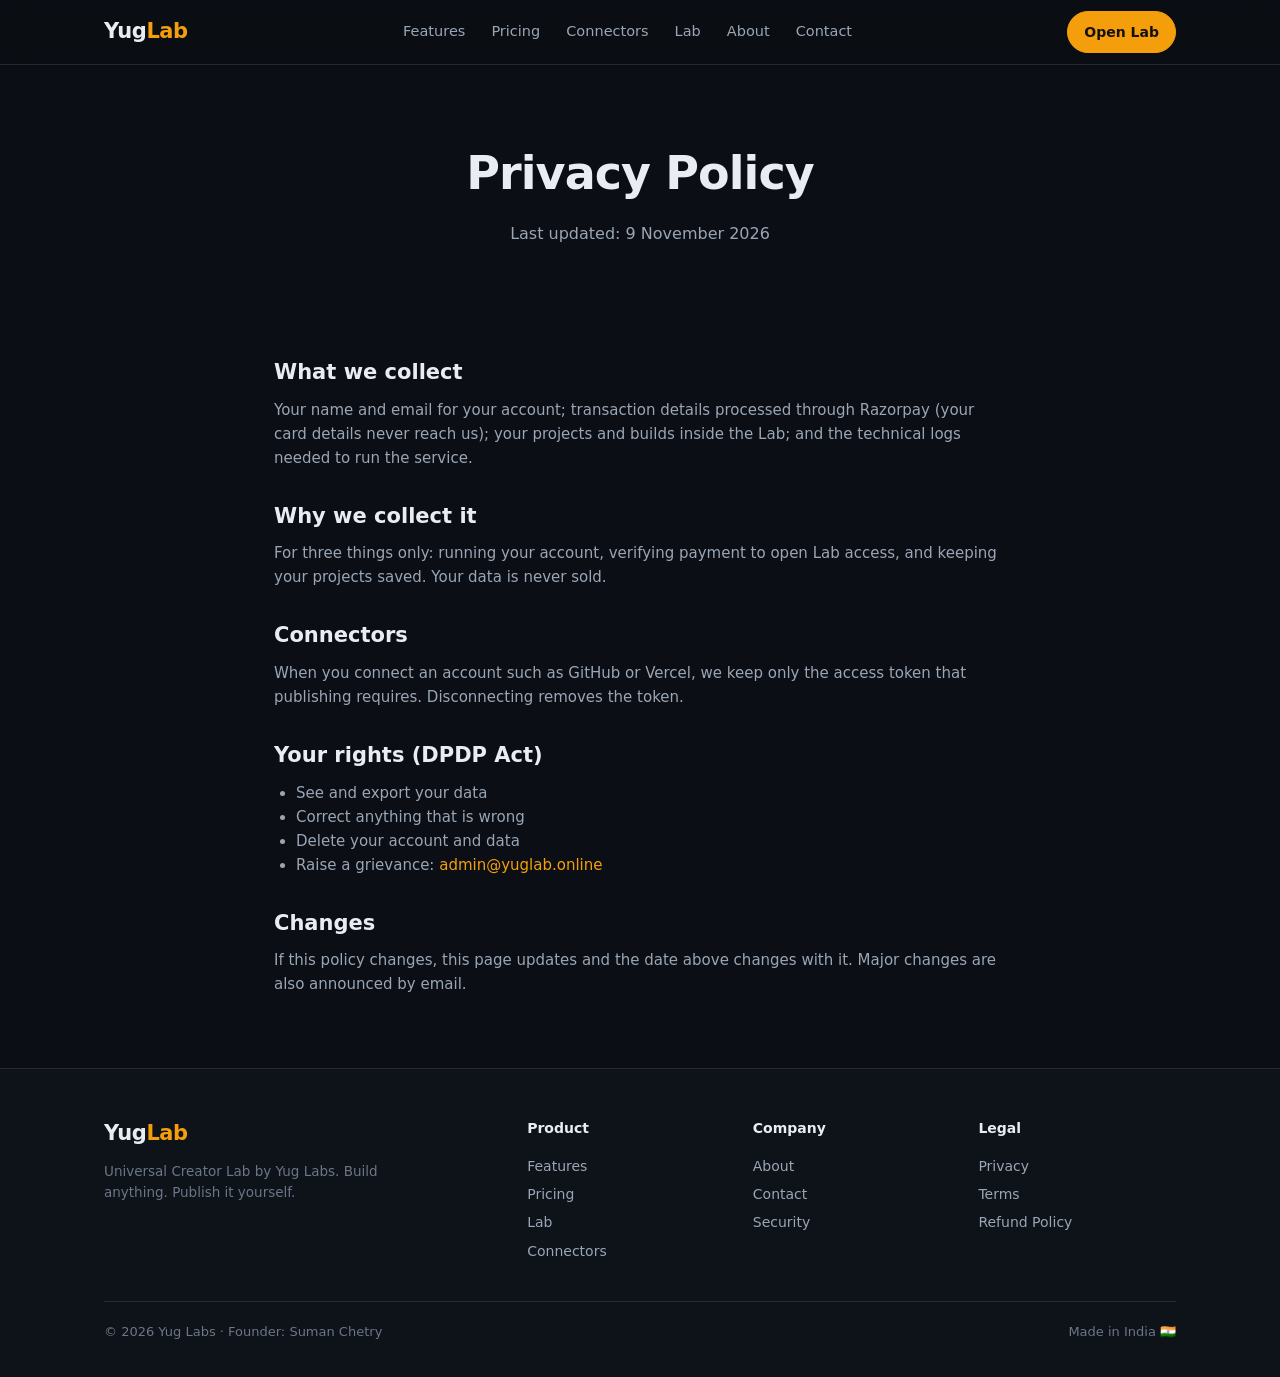
<file: privacy.html>
<!DOCTYPE html>
<html lang="en">
<head>
<meta charset="UTF-8">
<meta name="viewport" content="width=device-width, initial-scale=1.0">
<title>Privacy Policy — YugLab</title>
<meta name="description" content="YugLab Privacy Policy: what we collect, why, and your rights under India's DPDP Act.">
<link rel="canonical" href="https://yuglab.online/privacy">
<meta property="og:type" content="website"><meta property="og:site_name" content="YugLab">
<meta property="og:title" content="Privacy Policy — YugLab"><meta property="og:description" content="In plain words — what we take, and why.">
<meta property="og:url" content="https://yuglab.online/privacy"><meta name="twitter:card" content="summary">
<link rel="icon" href="data:image/svg+xml,%3Csvg xmlns='http://www.w3.org/2000/svg' viewBox='0 0 64 64'%3E%3Crect width='64' height='64' rx='14' fill='%23F59E0B'/%3E%3Cpath d='M18 16l14 20 14-20h-9l-5 8-5-8z' fill='%2314100a'/%3E%3Crect x='29' y='38' width='6' height='12' fill='%2314100a'/%3E%3C/svg%3E">
<link rel="stylesheet" href="styles.css">
</head>
<body>
<header>
  <div class="wrap nav">
    <a class="logo" href="index.html">Yug<span>Lab</span></a>
    <nav class="nav-links"><a href="features.html">Features</a><a href="pricing.html">Pricing</a><a href="connectors.html">Connectors</a><a href="lab.html">Lab</a><a href="about.html">About</a><a href="contact.html">Contact</a></nav>
    <div class="nav-cta"><a class="btn small" href="lab.html">Open Lab</a></div>
  </div>
</header>

<div class="page-head"><div class="wrap"><h1>Privacy Policy</h1><p>Last updated: 9 November 2026</p></div></div>

<section>
  <div class="wrap prose">
    <h2>What we collect</h2>
    <p>Your name and email for your account; transaction details processed through Razorpay (your card details never reach us); your projects and builds inside the Lab; and the technical logs needed to run the service.</p>
    <h2>Why we collect it</h2>
    <p>For three things only: running your account, verifying payment to open Lab access, and keeping your projects saved. Your data is never sold.</p>
    <h2>Connectors</h2>
    <p>When you connect an account such as GitHub or Vercel, we keep only the access token that publishing requires. Disconnecting removes the token.</p>
    <h2>Your rights (DPDP Act)</h2>
    <ul>
      <li>See and export your data</li>
      <li>Correct anything that is wrong</li>
      <li>Delete your account and data</li>
      <li>Raise a grievance: <a href="mailto:admin@yuglab.online" style="color:var(--amber)">admin@yuglab.online</a></li>
    </ul>
    <h2>Changes</h2>
    <p>If this policy changes, this page updates and the date above changes with it. Major changes are also announced by email.</p>
  </div>
</section>

<footer>
  <div class="wrap">
    <div class="foot">
      <div><div class="logo">Yug<span>Lab</span></div><p>Universal Creator Lab by Yug Labs. Build anything. Publish it yourself.</p></div>
      <div><h4>Product</h4><a href="features.html">Features</a><a href="pricing.html">Pricing</a><a href="lab.html">Lab</a><a href="connectors.html">Connectors</a></div>
      <div><h4>Company</h4><a href="about.html">About</a><a href="contact.html">Contact</a><a href="security.html">Security</a></div>
      <div><h4>Legal</h4><a href="privacy.html">Privacy</a><a href="terms.html">Terms</a><a href="refund-policy.html">Refund Policy</a></div>
    </div>
    <div class="copy"><span>© 2026 Yug Labs · Founder: Suman Chetry</span><span>Made in India 🇮🇳</span></div>
  </div>
</footer>
</body>
</html>
</file>
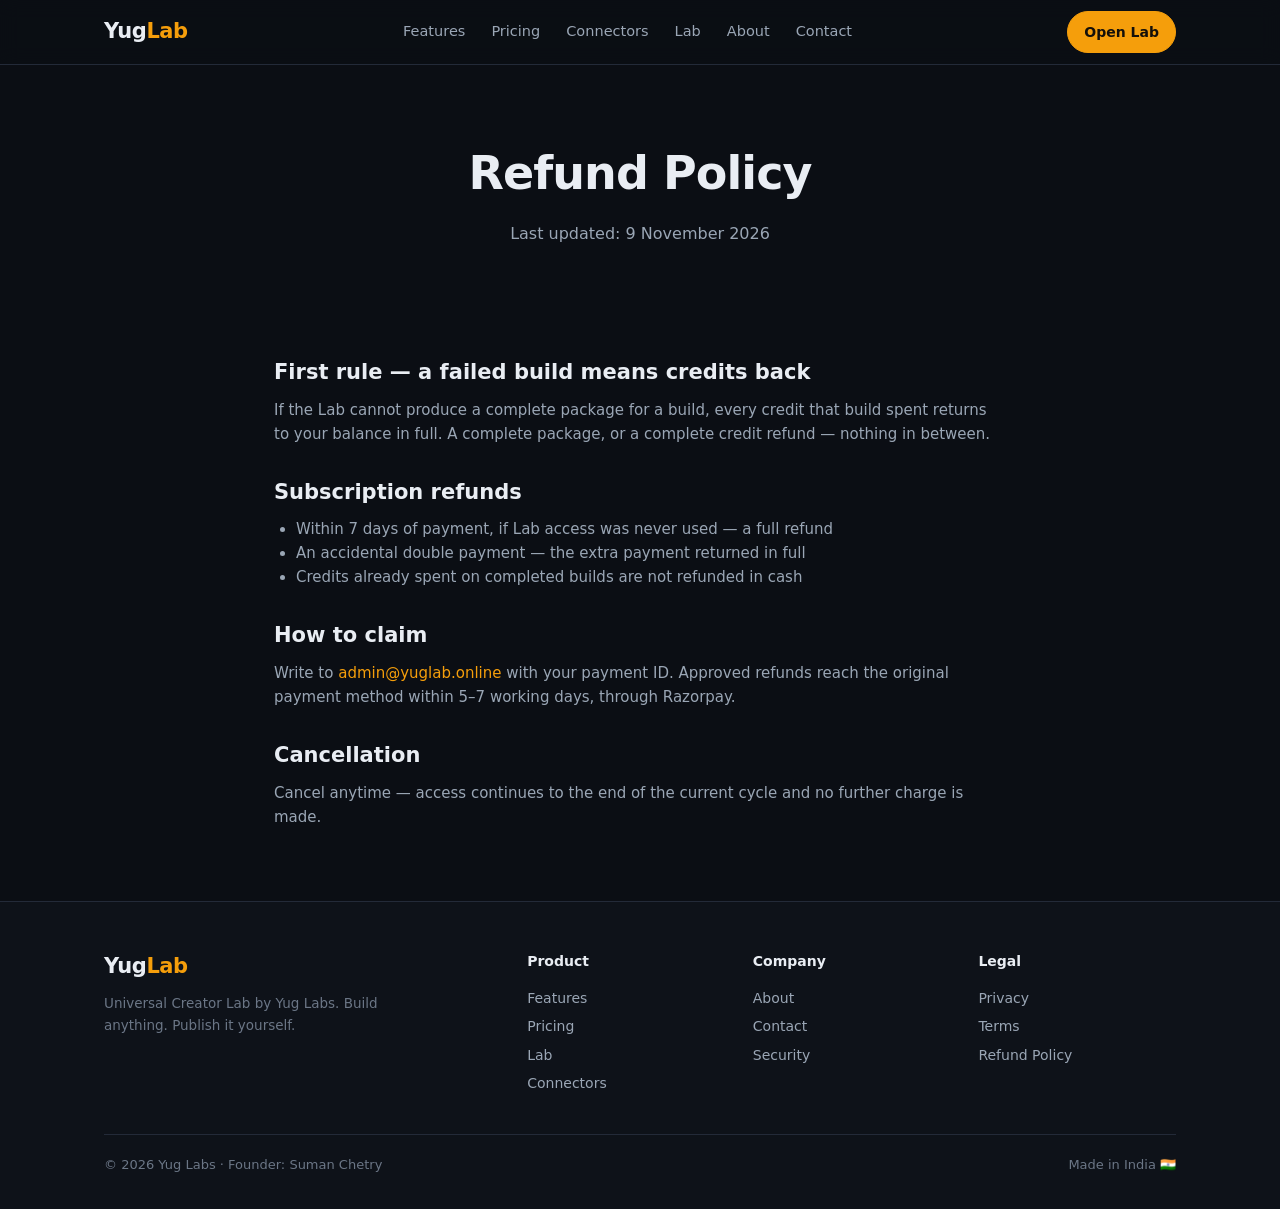
<file: refund-policy.html>
<!DOCTYPE html>
<html lang="en">
<head>
<meta charset="UTF-8">
<meta name="viewport" content="width=device-width, initial-scale=1.0">
<title>Refund Policy — YugLab</title>
<meta name="description" content="YugLab Refund Policy: a failed build means credits back; subscription refund rules in plain language.">
<link rel="canonical" href="https://yuglab.online/refund-policy">
<meta property="og:type" content="website"><meta property="og:site_name" content="YugLab">
<meta property="og:title" content="Refund Policy — YugLab"><meta property="og:description" content="Failed build = credits back. Clear rules.">
<meta property="og:url" content="https://yuglab.online/refund-policy"><meta name="twitter:card" content="summary">
<link rel="icon" href="data:image/svg+xml,%3Csvg xmlns='http://www.w3.org/2000/svg' viewBox='0 0 64 64'%3E%3Crect width='64' height='64' rx='14' fill='%23F59E0B'/%3E%3Cpath d='M18 16l14 20 14-20h-9l-5 8-5-8z' fill='%2314100a'/%3E%3Crect x='29' y='38' width='6' height='12' fill='%2314100a'/%3E%3C/svg%3E">
<link rel="stylesheet" href="styles.css">
</head>
<body>
<header>
  <div class="wrap nav">
    <a class="logo" href="index.html">Yug<span>Lab</span></a>
    <nav class="nav-links"><a href="features.html">Features</a><a href="pricing.html">Pricing</a><a href="connectors.html">Connectors</a><a href="lab.html">Lab</a><a href="about.html">About</a><a href="contact.html">Contact</a></nav>
    <div class="nav-cta"><a class="btn small" href="lab.html">Open Lab</a></div>
  </div>
</header>

<div class="page-head"><div class="wrap"><h1>Refund Policy</h1><p>Last updated: 9 November 2026</p></div></div>

<section>
  <div class="wrap prose">
    <h2>First rule — a failed build means credits back</h2>
    <p>If the Lab cannot produce a complete package for a build, every credit that build spent returns to your balance in full. A complete package, or a complete credit refund — nothing in between.</p>
    <h2>Subscription refunds</h2>
    <ul>
      <li>Within 7 days of payment, if Lab access was never used — a full refund</li>
      <li>An accidental double payment — the extra payment returned in full</li>
      <li>Credits already spent on completed builds are not refunded in cash</li>
    </ul>
    <h2>How to claim</h2>
    <p>Write to <a href="mailto:admin@yuglab.online" style="color:var(--amber)">admin@yuglab.online</a> with your payment ID. Approved refunds reach the original payment method within 5–7 working days, through Razorpay.</p>
    <h2>Cancellation</h2>
    <p>Cancel anytime — access continues to the end of the current cycle and no further charge is made.</p>
  </div>
</section>

<footer>
  <div class="wrap">
    <div class="foot">
      <div><div class="logo">Yug<span>Lab</span></div><p>Universal Creator Lab by Yug Labs. Build anything. Publish it yourself.</p></div>
      <div><h4>Product</h4><a href="features.html">Features</a><a href="pricing.html">Pricing</a><a href="lab.html">Lab</a><a href="connectors.html">Connectors</a></div>
      <div><h4>Company</h4><a href="about.html">About</a><a href="contact.html">Contact</a><a href="security.html">Security</a></div>
      <div><h4>Legal</h4><a href="privacy.html">Privacy</a><a href="terms.html">Terms</a><a href="refund-policy.html">Refund Policy</a></div>
    </div>
    <div class="copy"><span>© 2026 Yug Labs · Founder: Suman Chetry</span><span>Made in India 🇮🇳</span></div>
  </div>
</footer>
</body>
</html>
</file>
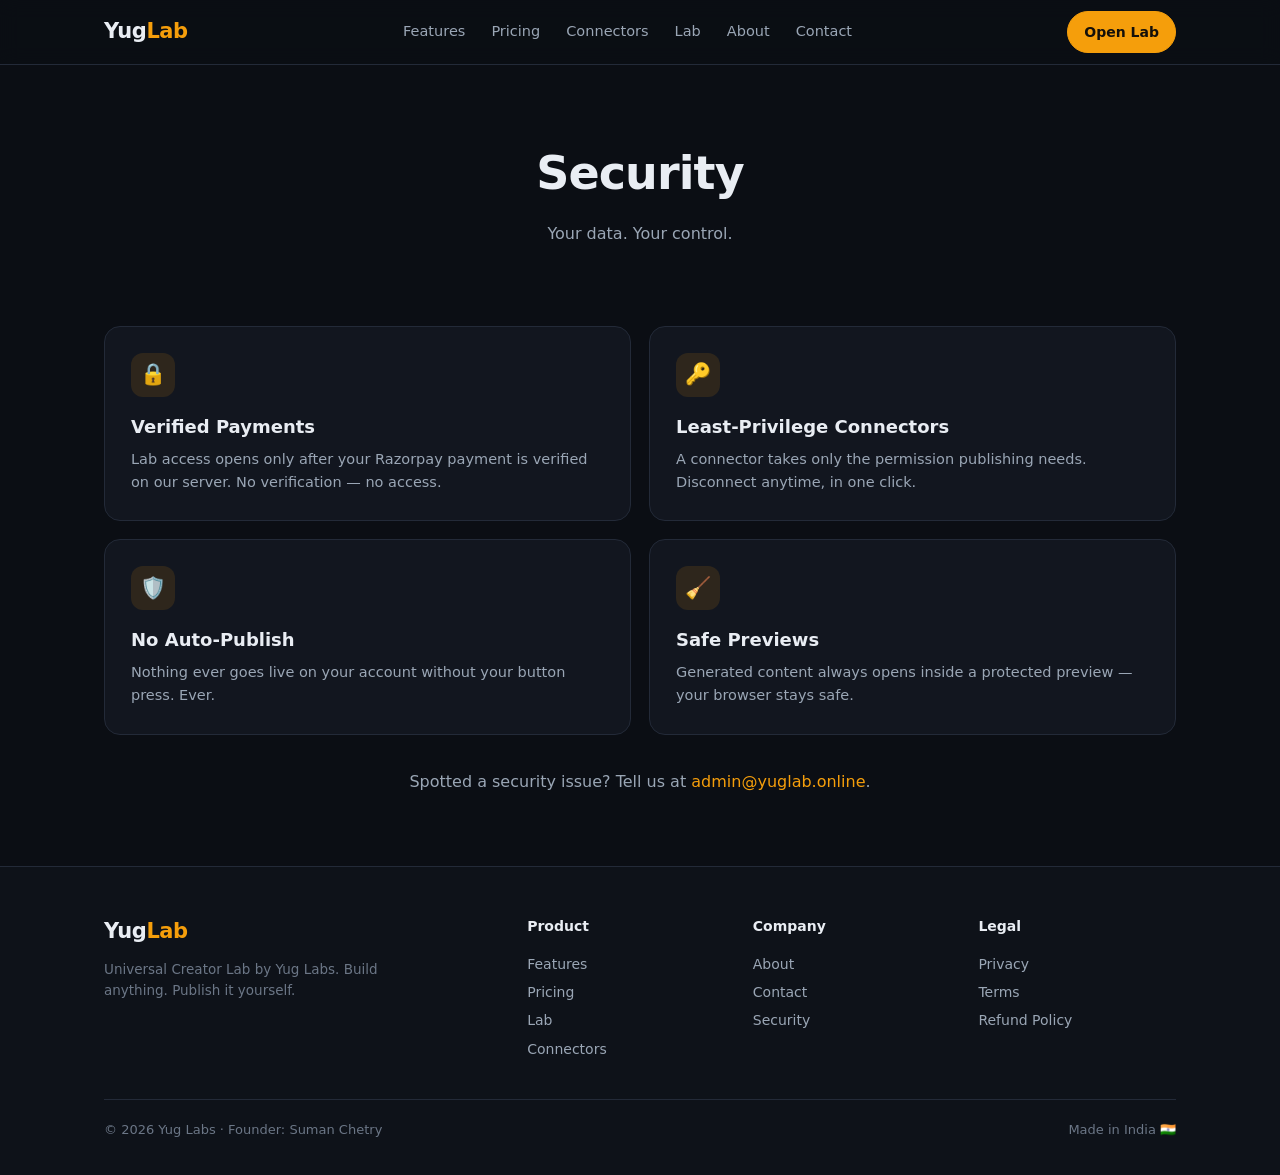
<file: security.html>
<!DOCTYPE html>
<html lang="en">
<head>
<meta charset="UTF-8">
<meta name="viewport" content="width=device-width, initial-scale=1.0">
<title>Security — YugLab</title>
<meta name="description" content="How YugLab protects you: verified payments, encrypted connections, least-privilege connectors and no auto-publish, ever.">
<link rel="canonical" href="https://yuglab.online/security">
<meta property="og:type" content="website"><meta property="og:site_name" content="YugLab">
<meta property="og:title" content="Security — YugLab"><meta property="og:description" content="Your data. Your control.">
<meta property="og:url" content="https://yuglab.online/security"><meta name="twitter:card" content="summary">
<link rel="icon" href="data:image/svg+xml,%3Csvg xmlns='http://www.w3.org/2000/svg' viewBox='0 0 64 64'%3E%3Crect width='64' height='64' rx='14' fill='%23F59E0B'/%3E%3Cpath d='M18 16l14 20 14-20h-9l-5 8-5-8z' fill='%2314100a'/%3E%3Crect x='29' y='38' width='6' height='12' fill='%2314100a'/%3E%3C/svg%3E">
<link rel="stylesheet" href="styles.css">
</head>
<body>
<header>
  <div class="wrap nav">
    <a class="logo" href="index.html">Yug<span>Lab</span></a>
    <nav class="nav-links"><a href="features.html">Features</a><a href="pricing.html">Pricing</a><a href="connectors.html">Connectors</a><a href="lab.html">Lab</a><a href="about.html">About</a><a href="contact.html">Contact</a></nav>
    <div class="nav-cta"><a class="btn small" href="lab.html">Open Lab</a></div>
  </div>
</header>

<div class="page-head"><div class="wrap"><h1>Security</h1><p>Your data. Your control.</p></div></div>

<section>
  <div class="wrap">
    <div class="grid c2">
      <div class="card"><div class="ic">🔒</div><h3>Verified Payments</h3><p>Lab access opens only after your Razorpay payment is verified on our server. No verification — no access.</p></div>
      <div class="card"><div class="ic">🔑</div><h3>Least-Privilege Connectors</h3><p>A connector takes only the permission publishing needs. Disconnect anytime, in one click.</p></div>
      <div class="card"><div class="ic">🛡️</div><h3>No Auto-Publish</h3><p>Nothing ever goes live on your account without your button press. Ever.</p></div>
      <div class="card"><div class="ic">🧹</div><h3>Safe Previews</h3><p>Generated content always opens inside a protected preview — your browser stays safe.</p></div>
    </div>
    <p style="text-align:center;color:var(--muted);margin-top:34px">Spotted a security issue? Tell us at <a href="mailto:admin@yuglab.online" style="color:var(--amber)">admin@yuglab.online</a>.</p>
  </div>
</section>

<footer>
  <div class="wrap">
    <div class="foot">
      <div><div class="logo">Yug<span>Lab</span></div><p>Universal Creator Lab by Yug Labs. Build anything. Publish it yourself.</p></div>
      <div><h4>Product</h4><a href="features.html">Features</a><a href="pricing.html">Pricing</a><a href="lab.html">Lab</a><a href="connectors.html">Connectors</a></div>
      <div><h4>Company</h4><a href="about.html">About</a><a href="contact.html">Contact</a><a href="security.html">Security</a></div>
      <div><h4>Legal</h4><a href="privacy.html">Privacy</a><a href="terms.html">Terms</a><a href="refund-policy.html">Refund Policy</a></div>
    </div>
    <div class="copy"><span>© 2026 Yug Labs · Founder: Suman Chetry</span><span>Made in India 🇮🇳</span></div>
  </div>
</footer>
</body>
</html>
</file>
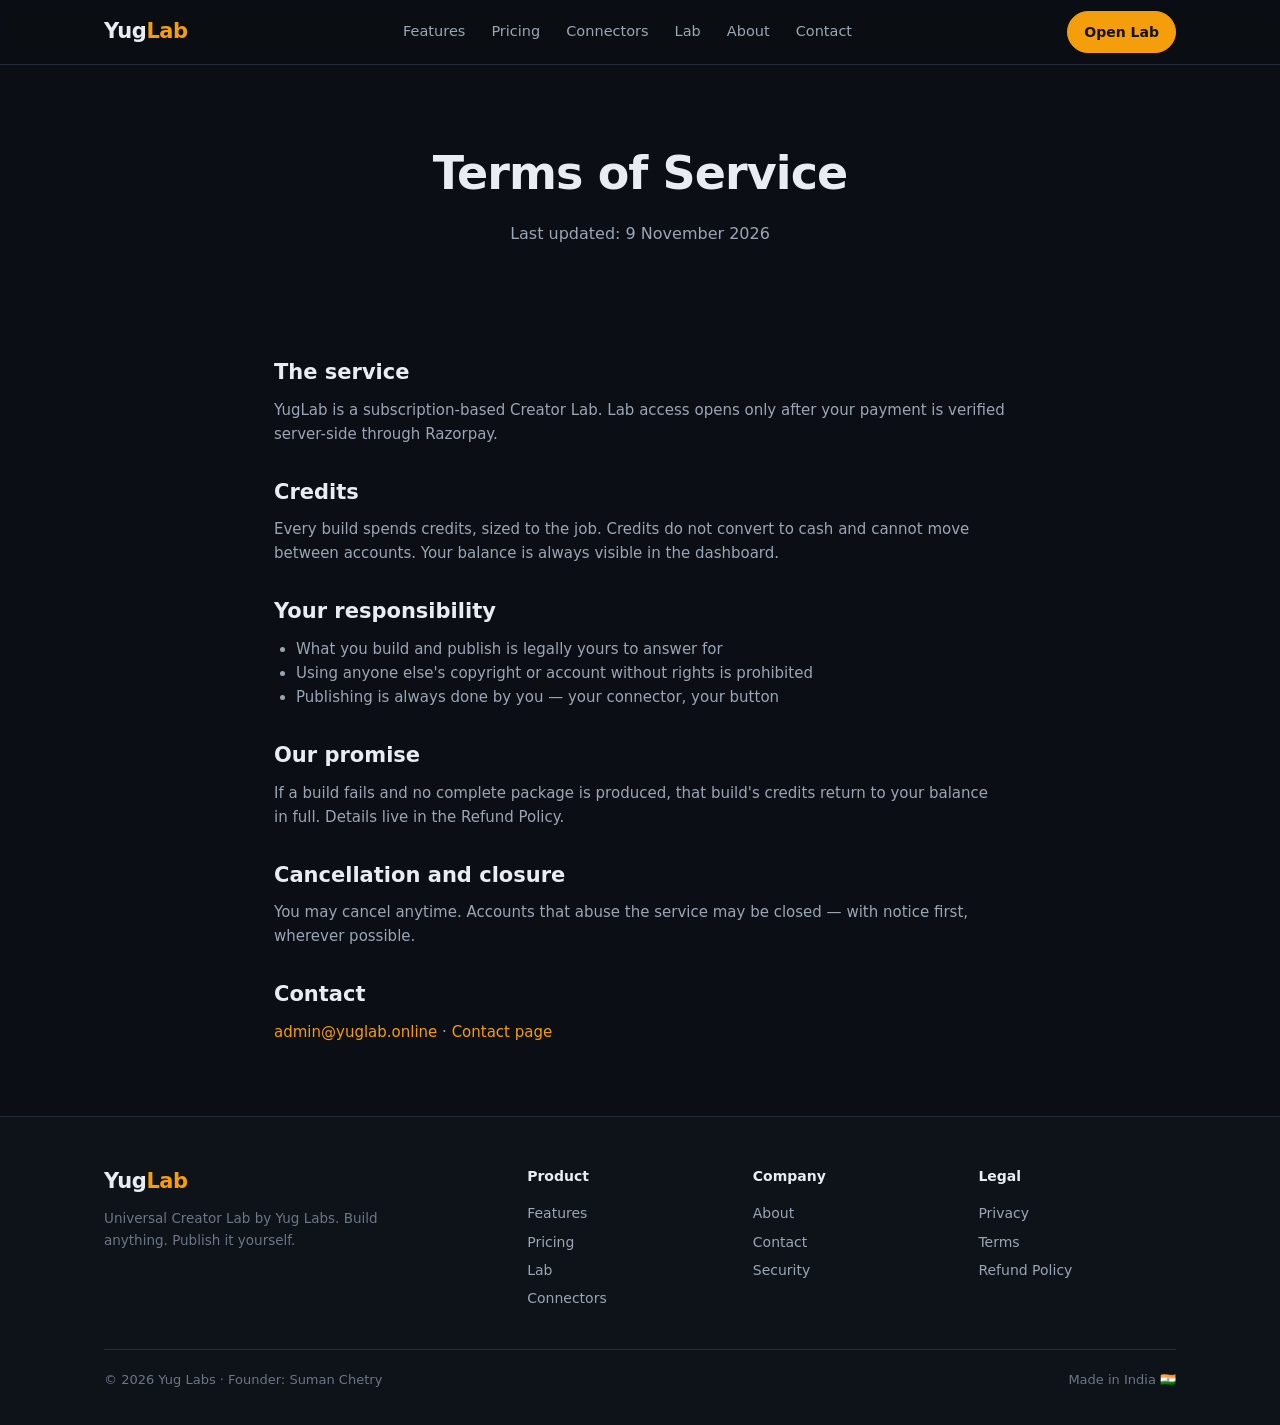
<file: terms.html>
<!DOCTYPE html>
<html lang="en">
<head>
<meta charset="UTF-8">
<meta name="viewport" content="width=device-width, initial-scale=1.0">
<title>Terms of Service — YugLab</title>
<meta name="description" content="YugLab Terms of Service: subscription, credits, publishing responsibility and fair use — in plain language.">
<link rel="canonical" href="https://yuglab.online/terms">
<meta property="og:type" content="website"><meta property="og:site_name" content="YugLab">
<meta property="og:title" content="Terms of Service — YugLab"><meta property="og:description" content="Clear rules. No fine print tricks.">
<meta property="og:url" content="https://yuglab.online/terms"><meta name="twitter:card" content="summary">
<link rel="icon" href="data:image/svg+xml,%3Csvg xmlns='http://www.w3.org/2000/svg' viewBox='0 0 64 64'%3E%3Crect width='64' height='64' rx='14' fill='%23F59E0B'/%3E%3Cpath d='M18 16l14 20 14-20h-9l-5 8-5-8z' fill='%2314100a'/%3E%3Crect x='29' y='38' width='6' height='12' fill='%2314100a'/%3E%3C/svg%3E">
<link rel="stylesheet" href="styles.css">
</head>
<body>
<header>
  <div class="wrap nav">
    <a class="logo" href="index.html">Yug<span>Lab</span></a>
    <nav class="nav-links"><a href="features.html">Features</a><a href="pricing.html">Pricing</a><a href="connectors.html">Connectors</a><a href="lab.html">Lab</a><a href="about.html">About</a><a href="contact.html">Contact</a></nav>
    <div class="nav-cta"><a class="btn small" href="lab.html">Open Lab</a></div>
  </div>
</header>

<div class="page-head"><div class="wrap"><h1>Terms of Service</h1><p>Last updated: 9 November 2026</p></div></div>

<section>
  <div class="wrap prose">
    <h2>The service</h2>
    <p>YugLab is a subscription-based Creator Lab. Lab access opens only after your payment is verified server-side through Razorpay.</p>
    <h2>Credits</h2>
    <p>Every build spends credits, sized to the job. Credits do not convert to cash and cannot move between accounts. Your balance is always visible in the dashboard.</p>
    <h2>Your responsibility</h2>
    <ul>
      <li>What you build and publish is legally yours to answer for</li>
      <li>Using anyone else's copyright or account without rights is prohibited</li>
      <li>Publishing is always done by you — your connector, your button</li>
    </ul>
    <h2>Our promise</h2>
    <p>If a build fails and no complete package is produced, that build's credits return to your balance in full. Details live in the Refund Policy.</p>
    <h2>Cancellation and closure</h2>
    <p>You may cancel anytime. Accounts that abuse the service may be closed — with notice first, wherever possible.</p>
    <h2>Contact</h2>
    <p><a href="mailto:admin@yuglab.online" style="color:var(--amber)">admin@yuglab.online</a> · <a href="contact.html" style="color:var(--amber)">Contact page</a></p>
  </div>
</section>

<footer>
  <div class="wrap">
    <div class="foot">
      <div><div class="logo">Yug<span>Lab</span></div><p>Universal Creator Lab by Yug Labs. Build anything. Publish it yourself.</p></div>
      <div><h4>Product</h4><a href="features.html">Features</a><a href="pricing.html">Pricing</a><a href="lab.html">Lab</a><a href="connectors.html">Connectors</a></div>
      <div><h4>Company</h4><a href="about.html">About</a><a href="contact.html">Contact</a><a href="security.html">Security</a></div>
      <div><h4>Legal</h4><a href="privacy.html">Privacy</a><a href="terms.html">Terms</a><a href="refund-policy.html">Refund Policy</a></div>
    </div>
    <div class="copy"><span>© 2026 Yug Labs · Founder: Suman Chetry</span><span>Made in India 🇮🇳</span></div>
  </div>
</footer>
</body>
</html>
</file>
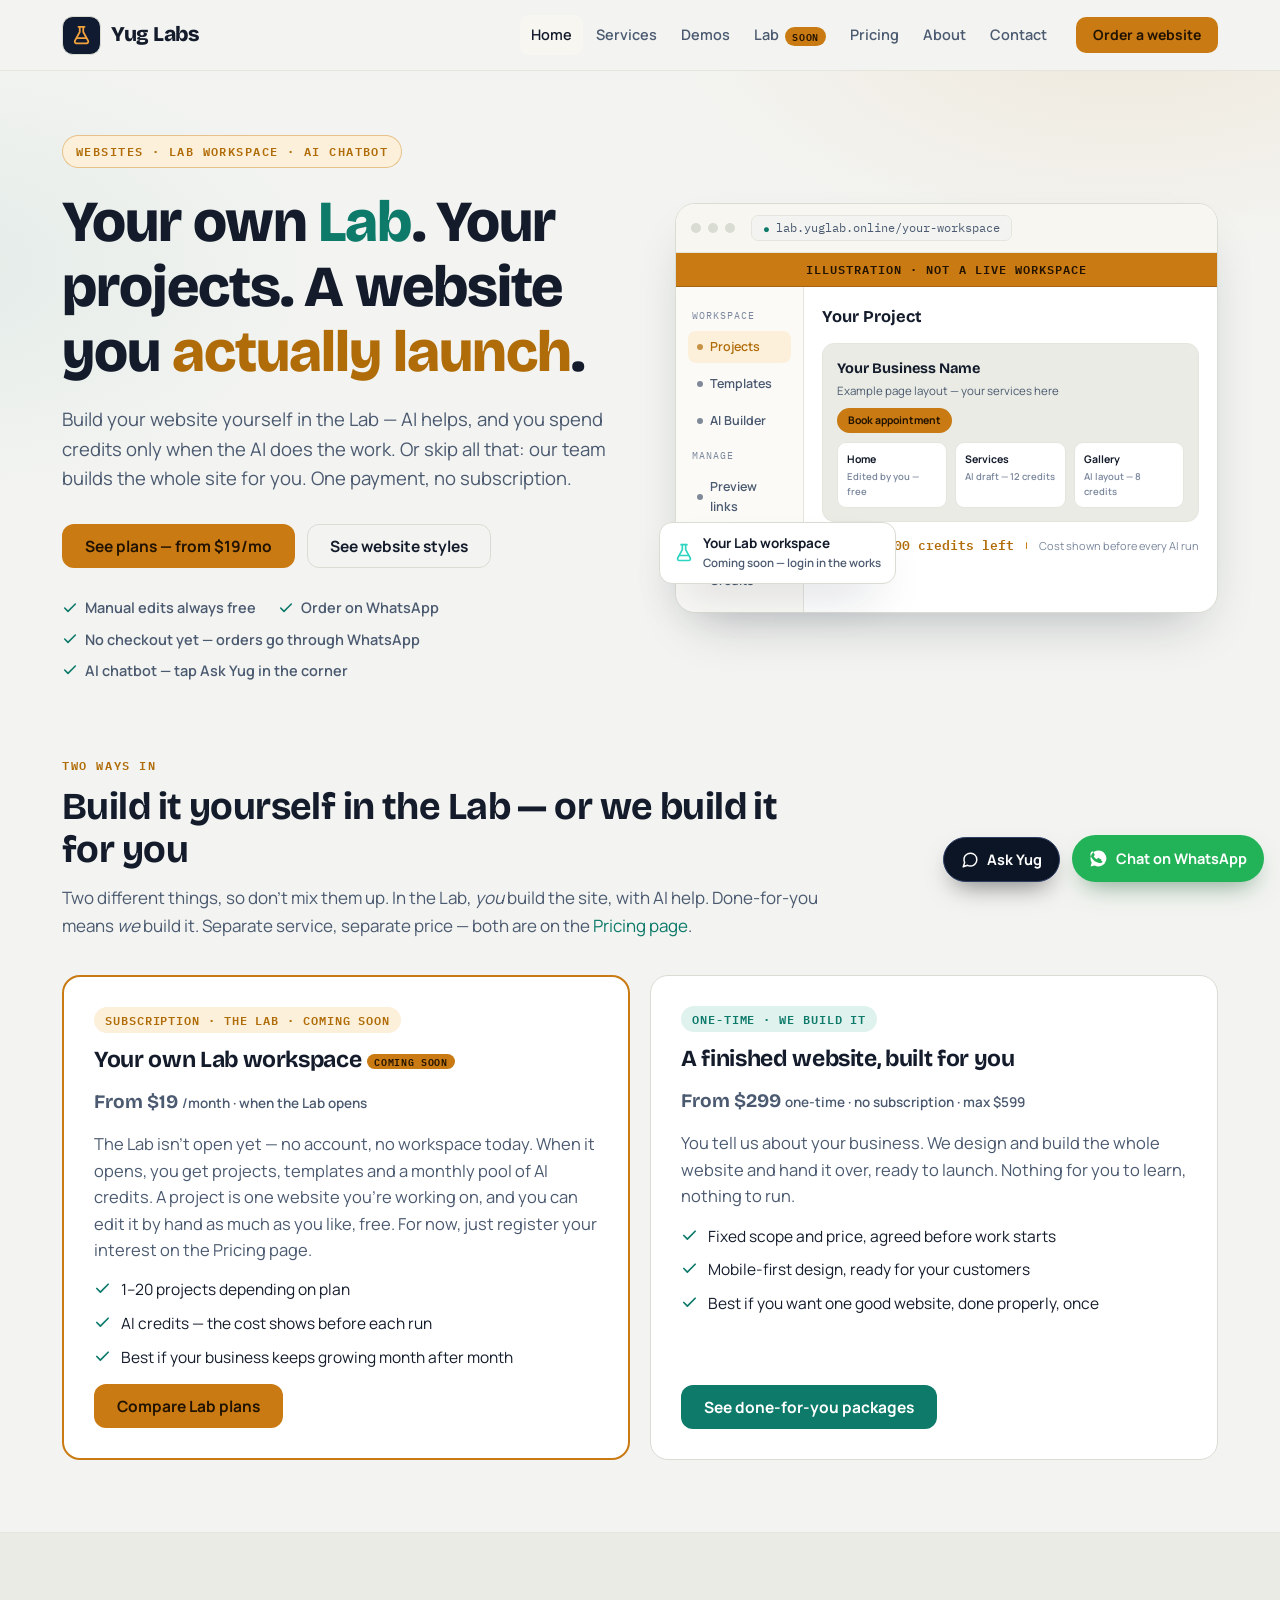
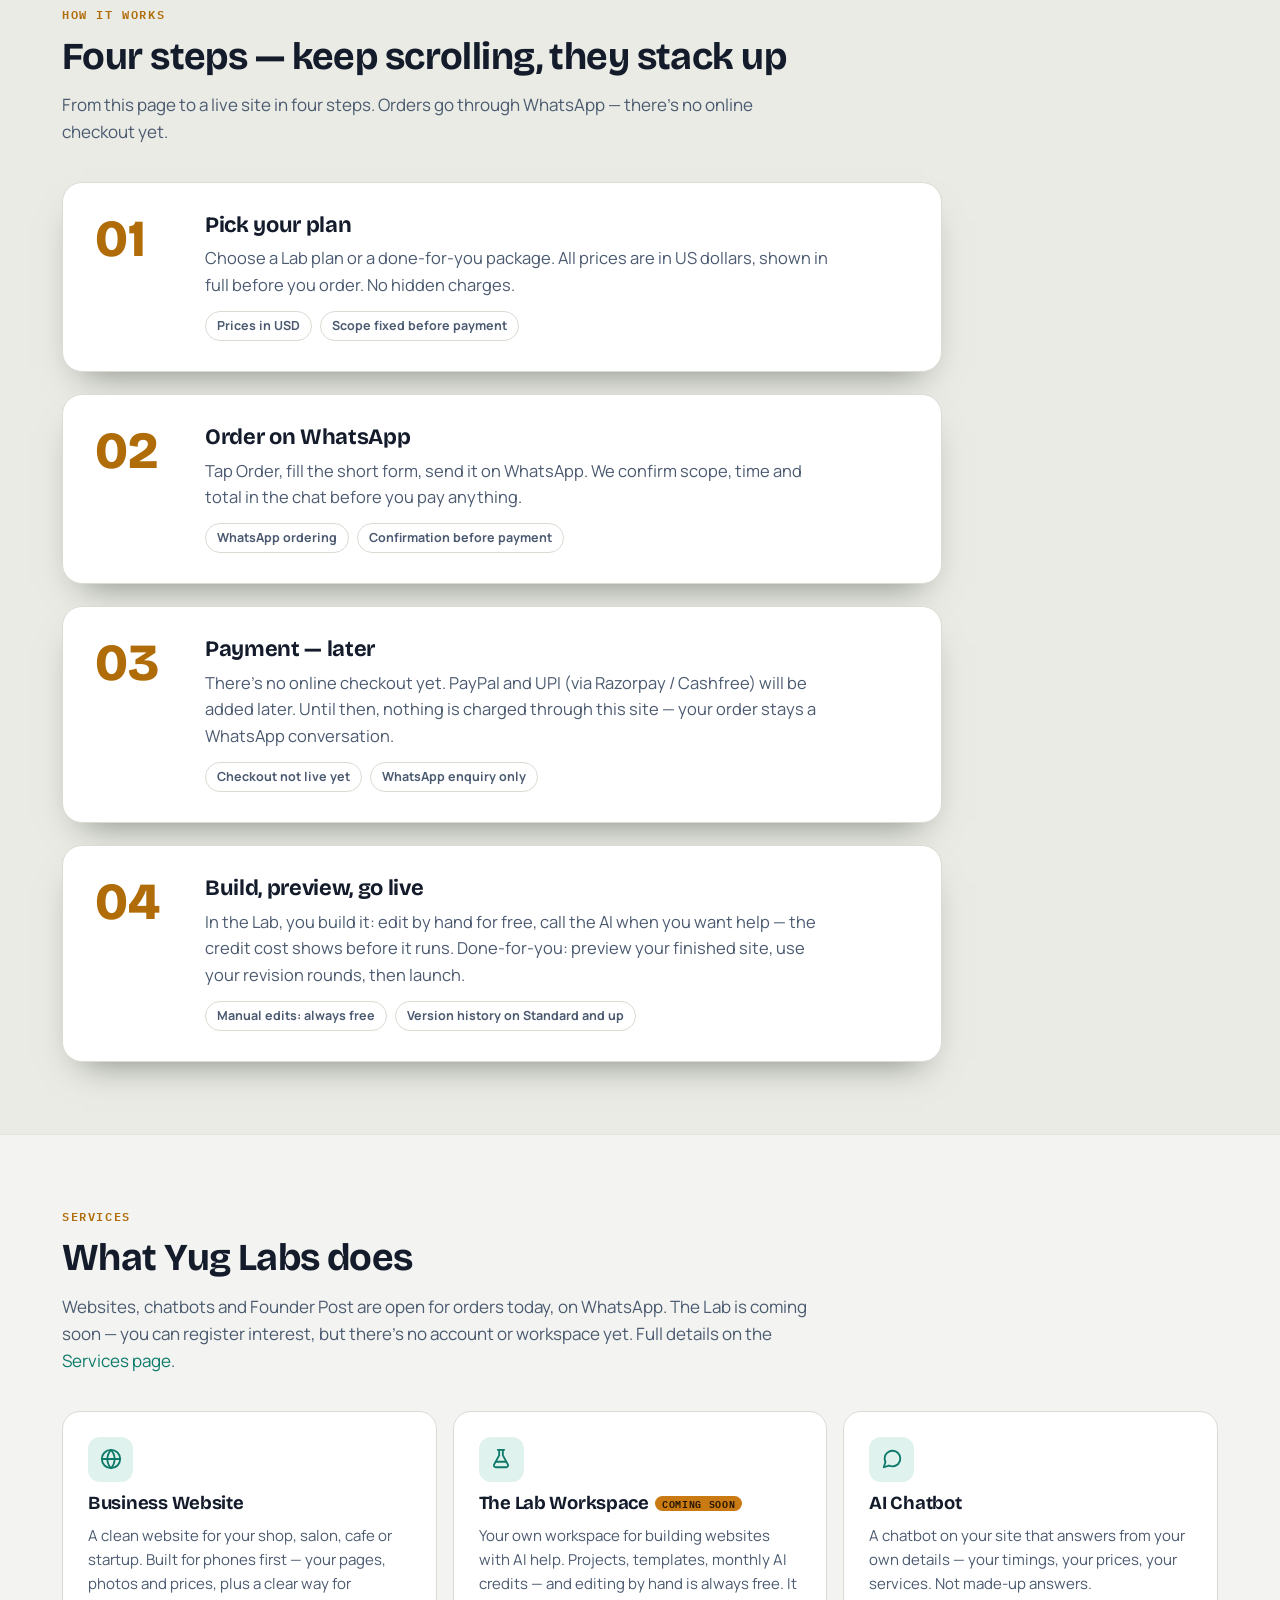
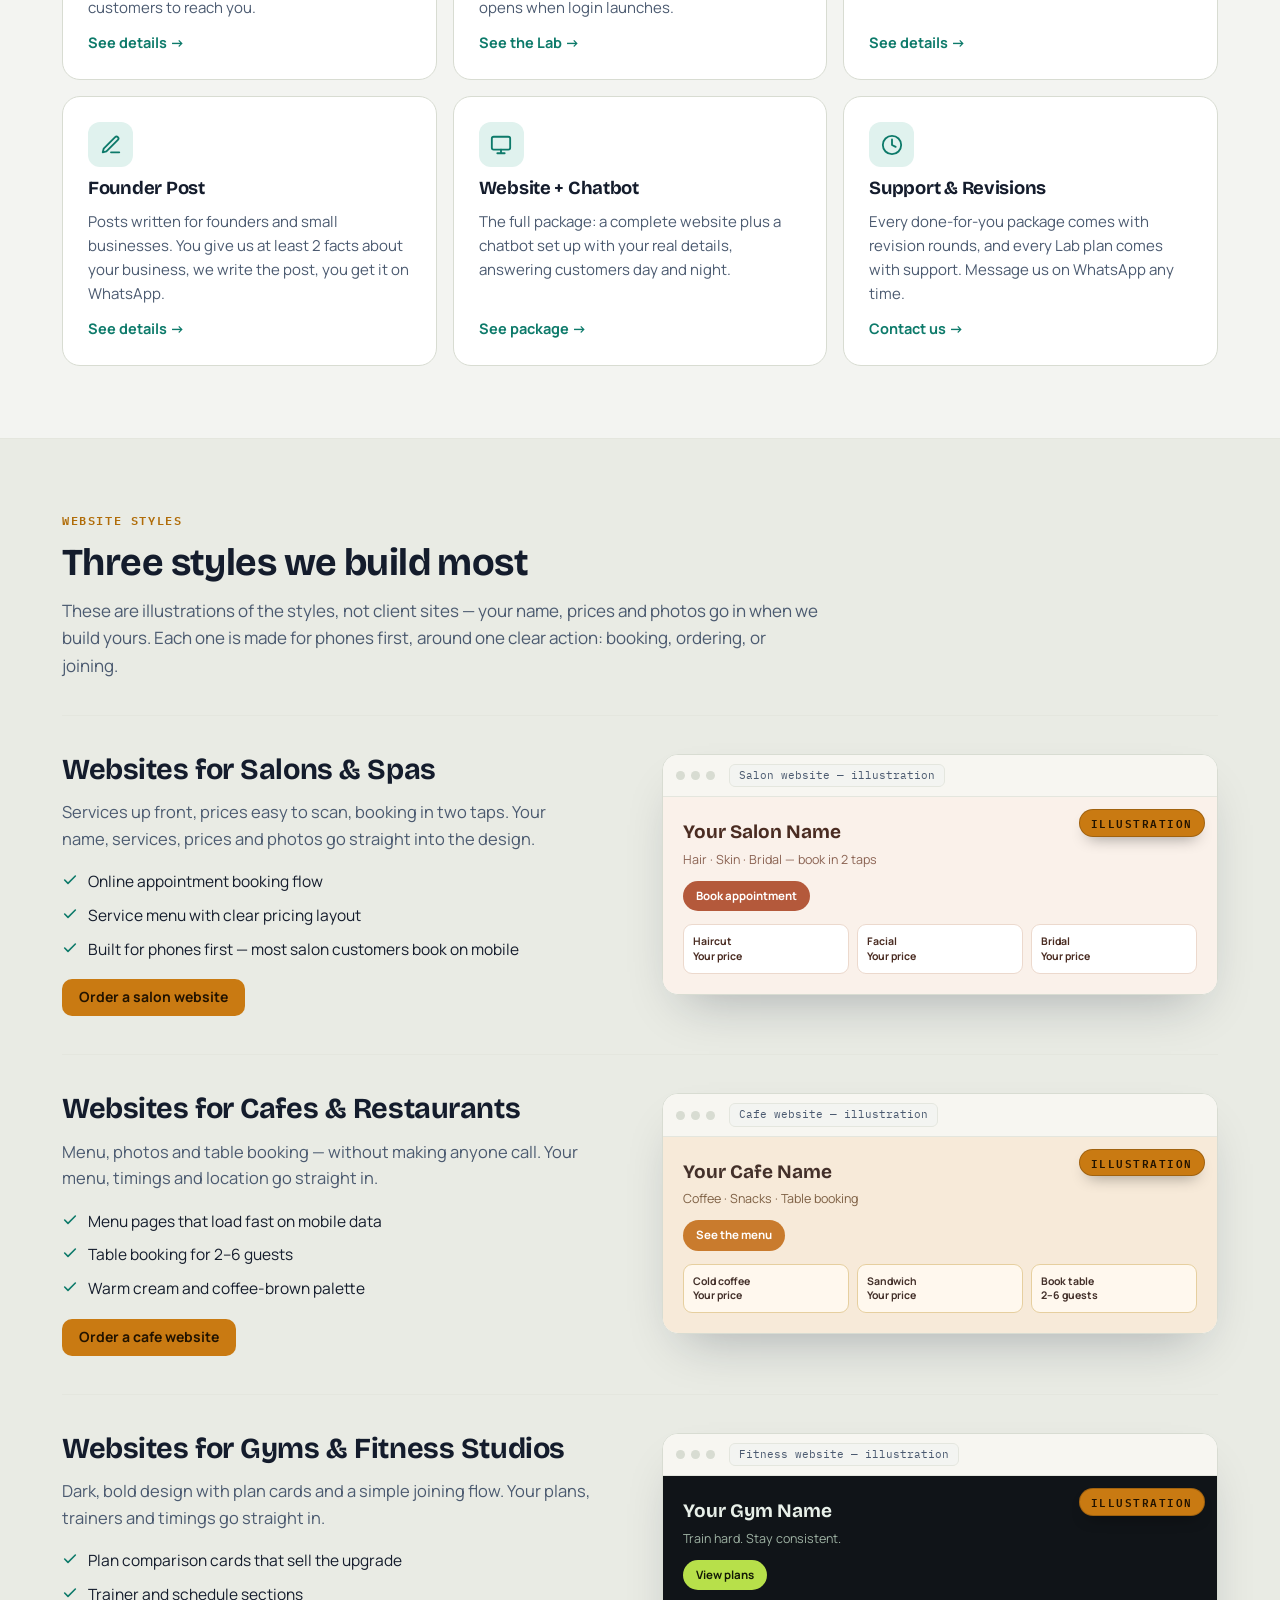
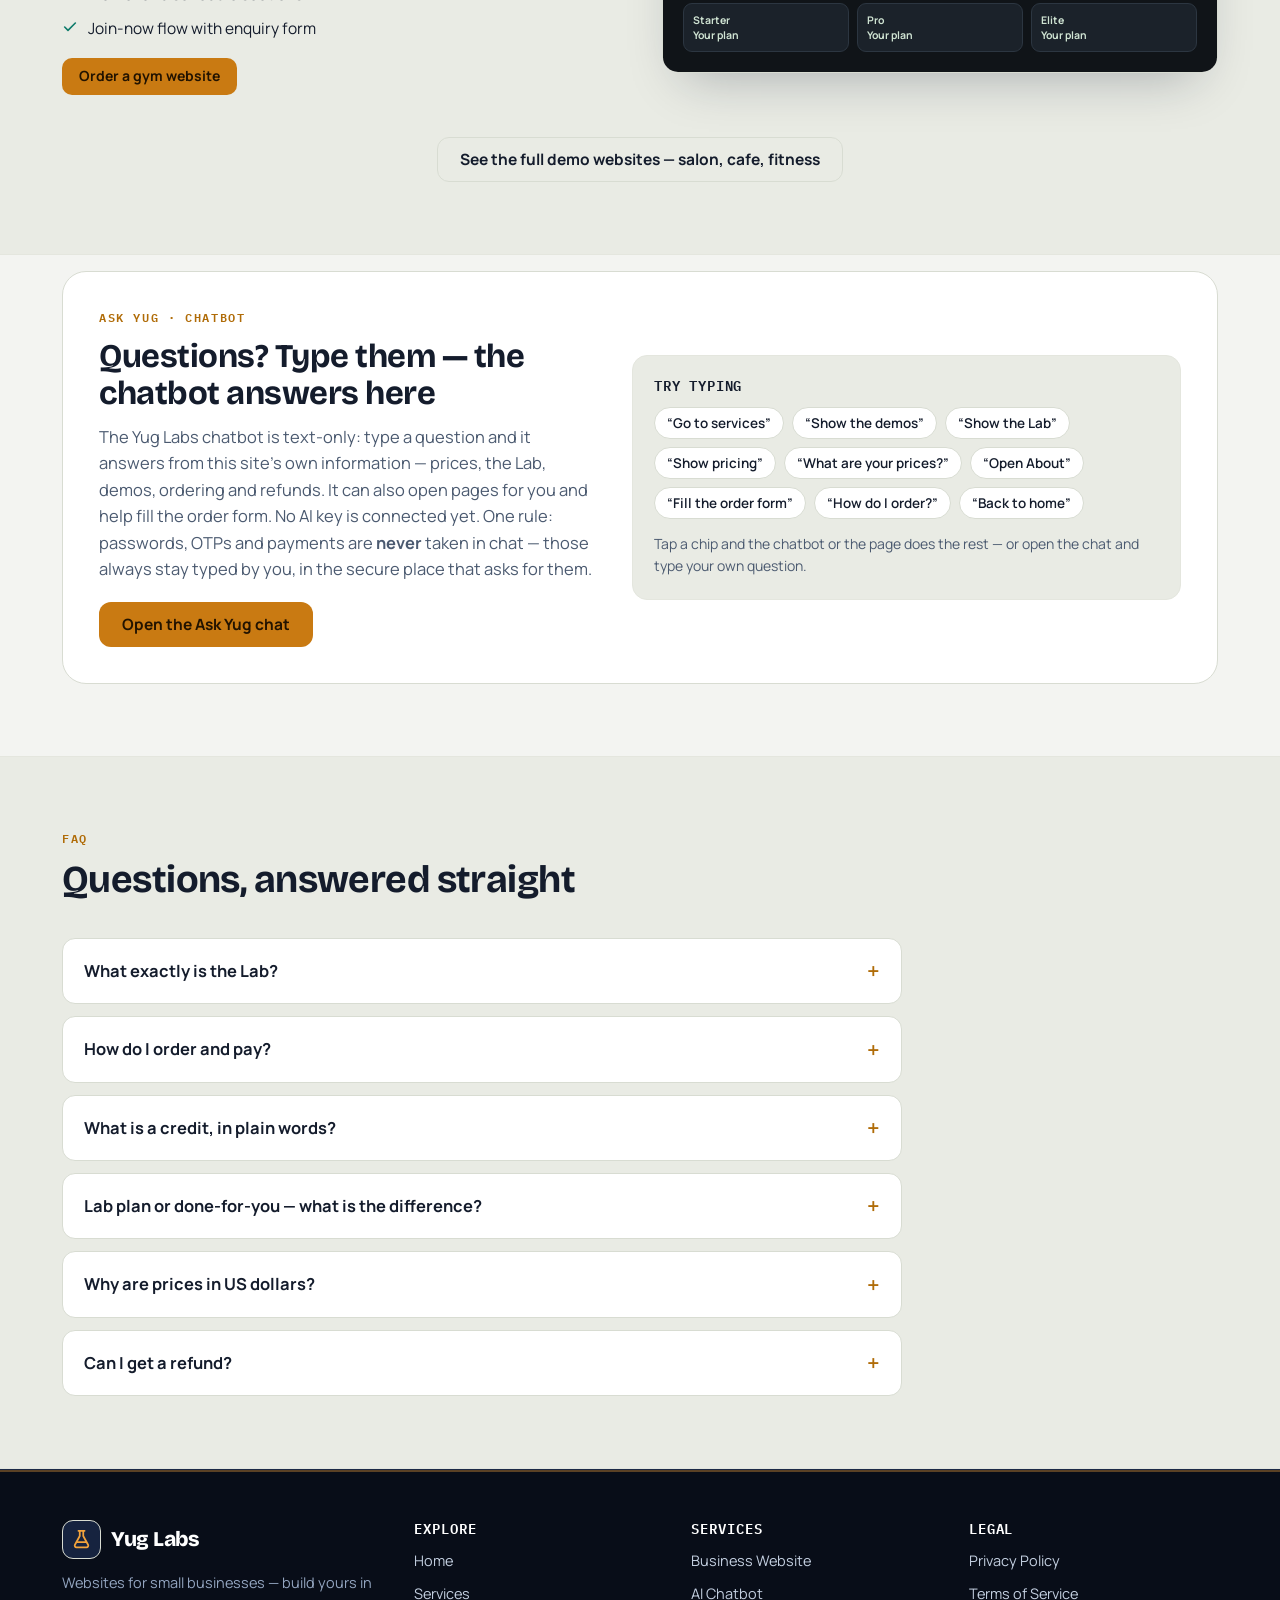
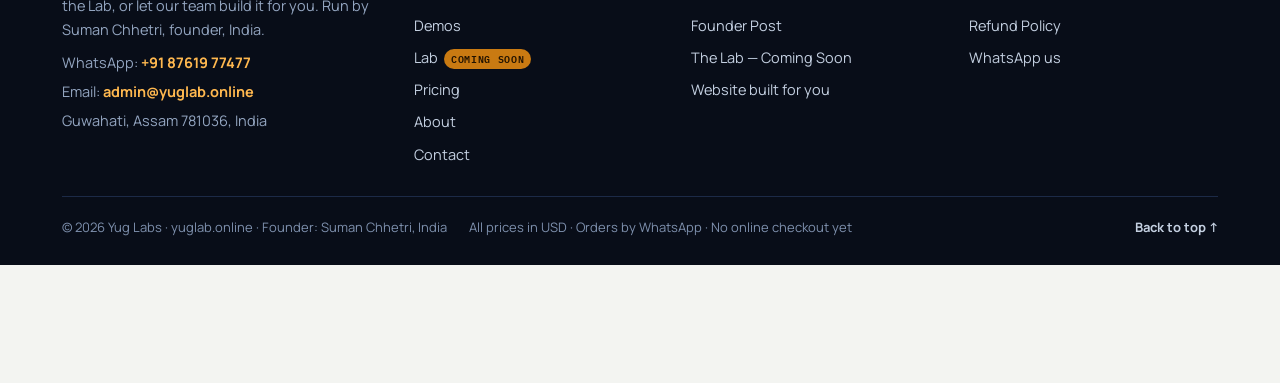
<file: yug-labs-homepage-demo.html>
<!doctype html>
<html lang="en">
  <head>
    <meta charset="utf-8" />
    <meta name="viewport" content="width=device-width, initial-scale=1, viewport-fit=cover" />
    <meta name="color-scheme" content="dark light" />
    <meta name="description" content="Yug Labs — websites for small businesses, built by you in your own Lab workspace or built for you by our team. Order by WhatsApp enquiry. Founded by Suman Chhetri, Guwahati, Assam, India." />
    <meta name="theme-color" content="#0a0f1c" media="(prefers-color-scheme: dark)" />
    <meta name="theme-color" content="#f3f4f1" media="(prefers-color-scheme: light)" />
    <link rel="icon" href="data:," />
    <title>Yug Labs — Websites, Lab Workspace &amp; AI Chatbot</title>
    <link rel="preconnect" href="https://fonts.googleapis.com" />
    <link rel="preconnect" href="https://fonts.gstatic.com" crossorigin />
    <link href="https://fonts.googleapis.com/css2?family=Bricolage+Grotesque:opsz,wght@12..96,500;12..96,600;12..96,700;12..96,800&family=Manrope:wght@400;500;600;700;800&family=IBM+Plex+Mono:wght@500;600&display=swap" rel="stylesheet" />
    <style>
      :root{
        --bg:#0a0f1c; --bg2:#0d1424; --surface:#111a2e; --surface2:#16223c;
        --ink:#eef2f8; --muted:#a3b1c6; --faint:#71809a;
        --line:#233252; --line-soft:#1b2745;
        --gold:#f2a33c; --gold-strong:#ffb84f; --gold-soft:#2a2010;
        --teal:#2dd4bf; --teal-deep:#0d7a6a; --teal-soft:#0e2b2b;
        --navy:#080d18; --wa:#22b358; --danger:#f87171;
        --radius:18px; --shadow:0 24px 50px -20px rgba(0,0,0,.65);
        --glow:0 0 0 1px rgba(242,163,60,.45), 0 22px 44px -18px rgba(242,163,60,.28);
      }
      @media (prefers-color-scheme: light){
        :root{
          --bg:#f3f4f1; --bg2:#e9ebe4; --surface:#ffffff; --surface2:#f7f6f1;
          --ink:#141c2c; --muted:#4b5a70; --faint:#7a879c;
          --line:#d8dcd2; --line-soft:#e4e6de;
          --gold:#c97a12; --gold-strong:#b06c08; --gold-soft:#fdf0da;
          --teal:#0d7a6a; --teal-deep:#0d7a6a; --teal-soft:#e0f2ee;
          --navy:#101a30;
          --shadow:0 24px 50px -22px rgba(16,26,48,.3);
          --glow:0 0 0 1px rgba(201,122,18,.4), 0 22px 44px -20px rgba(201,122,18,.3);
        }
      }
      *{box-sizing:border-box}
      html{scroll-behavior:smooth}
      body{margin:0;background:var(--bg);color:var(--ink);font-family:"Manrope",system-ui,-apple-system,"Segoe UI",sans-serif;font-size:16.5px;line-height:1.6;padding-bottom:118px;overflow-x:hidden}
      h1,h2,h3{font-family:"Bricolage Grotesque",sans-serif;line-height:1.12;margin:0;letter-spacing:-.015em}
      p{margin:0}
      a{color:var(--teal)}
      .wrap{max-width:1200px;margin:0 auto;padding-left:22px;padding-right:22px}
      section{scroll-margin-top:96px}
      ::selection{background:var(--gold);color:#1c1204}
      .progress{position:fixed;top:0;left:0;height:3px;width:0%;background:var(--gold);z-index:120}
      /* header */
      .site-head{position:sticky;top:0;z-index:100;background:color-mix(in srgb, var(--bg) 78%, transparent);backdrop-filter:blur(16px) saturate(1.4);-webkit-backdrop-filter:blur(16px) saturate(1.4);border-bottom:1px solid var(--line-soft)}
      .head-in{display:flex;align-items:center;gap:14px;height:70px;flex-wrap:nowrap}
      .brand{display:flex;align-items:center;gap:10px;text-decoration:none;color:var(--ink)}
      .brand-mark{width:39px;height:39px;border-radius:11px;background:var(--navy);border:1px solid var(--line);display:grid;place-items:center;flex:none}
      @media (prefers-color-scheme: light){ .brand-mark{background:#101a30} }
      .brand-name{font-family:"Bricolage Grotesque",sans-serif;font-weight:800;font-size:21px;letter-spacing:-.02em;white-space:nowrap}
      .main-nav{display:flex;gap:2px;margin-left:auto}
      .main-nav a{color:var(--muted);text-decoration:none;font-weight:600;font-size:14.5px;padding:8px 11px;border-radius:9px;transition:color .2s,background .2s;white-space:nowrap;cursor:pointer}
      .main-nav a:hover,.main-nav a.active{color:var(--ink);background:var(--surface2)}
      .head-actions{display:flex;align-items:center;gap:9px;margin-left:4px;flex:none}
      .btn{display:inline-flex;align-items:center;gap:8px;font-family:"Manrope",sans-serif;font-weight:700;font-size:15.5px;padding:12px 22px;border-radius:12px;border:1px solid transparent;cursor:pointer;text-decoration:none;line-height:1.2;text-align:center;transition:transform .25s ease, box-shadow .25s ease, background .2s, border-color .2s;position:relative;overflow:hidden}
      .btn-gold{background:var(--gold);color:#221300}
      .btn-gold:hover{transform:translateY(-2px);box-shadow:0 14px 28px -12px rgba(242,163,60,.55)}
      .btn-gold::after{content:"";position:absolute;top:0;left:-70%;width:45%;height:100%;background:linear-gradient(100deg,transparent,rgba(255,255,255,.45),transparent);transform:skewX(-20deg);transition:left .55s ease}
      .btn-gold:hover::after{left:120%}
      .btn-ghost{background:transparent;color:var(--ink);border-color:var(--line)}
      .btn-ghost:hover{border-color:var(--teal);color:var(--teal);transform:translateY(-2px)}
      .btn-teal{background:var(--teal-deep);color:#fff}
      .btn-teal:hover{transform:translateY(-2px);filter:brightness(1.12)}
      .btn-wa{background:var(--wa);color:#fff}
      .btn-wa:hover{filter:brightness(1.07);transform:translateY(-2px)}
      .btn-sm{padding:9px 16px;font-size:14px;border-radius:10px}
      .soon-pill{display:inline-block;vertical-align:middle;font-family:"IBM Plex Mono",monospace;font-size:9.5px;font-weight:600;letter-spacing:.07em;text-transform:uppercase;background:var(--gold);color:#221300;border-radius:999px;padding:2px 7px;margin-left:6px;white-space:nowrap}
      .soon-banner{display:flex;gap:14px;align-items:flex-start;background:var(--gold-soft);border:1px solid color-mix(in srgb, var(--gold) 42%, transparent);border-radius:16px;padding:20px 22px}
      .soon-banner svg{flex:none;margin-top:2px;color:var(--gold-strong)}
      .soon-banner p{font-size:15.5px;color:var(--muted)} .soon-banner p b{color:var(--ink)}
      a:focus-visible,button:focus-visible,input:focus-visible,select:focus-visible,textarea:focus-visible,summary:focus-visible{outline:2px solid var(--gold);outline-offset:2px;border-radius:6px}
      @keyframes pulse{0%,100%{transform:scale(1);opacity:1}50%{transform:scale(1.55);opacity:.5}}
      .burger{display:none;background:var(--surface);border:1px solid var(--line);border-radius:10px;width:42px;height:42px;cursor:pointer;place-items:center;color:var(--ink);flex:none}
      .mnav{display:none;border-top:1px solid var(--line-soft);padding:10px 22px 16px}
      .mnav.open{display:block}
      .mnav a{display:block;padding:10px 6px;color:var(--ink);text-decoration:none;font-weight:600;border-bottom:1px solid var(--line-soft);cursor:pointer}
      .mnav a:last-of-type{border-bottom:none}
      /* pages */
      .page{display:none}
      .page.active{display:block;animation:pageIn .45s cubic-bezier(.22,.8,.3,1)}
      @keyframes pageIn{from{opacity:0;transform:translateY(14px)}to{opacity:1;transform:none}}
      .rv{opacity:0;transform:translateY(26px);transition:opacity .7s ease,transform .7s cubic-bezier(.22,.8,.3,1)}
      .rv.in{opacity:1;transform:none}
      .rv-d1{transition-delay:.08s}.rv-d2{transition-delay:.16s}.rv-d3{transition-delay:.24s}
      /* hero */
      .hero{padding:64px 0 44px;position:relative;background:radial-gradient(720px 380px at 88% -60px, rgba(242,163,60,.13), transparent 65%),radial-gradient(640px 360px at -80px 30%, rgba(45,212,191,.08), transparent 65%)}
      @media (prefers-color-scheme: light){ .hero{background:radial-gradient(720px 380px at 88% -60px, rgba(201,122,18,.1), transparent 65%),radial-gradient(640px 360px at -80px 30%, rgba(13,122,106,.07), transparent 65%)} }
      .hero-grid{display:grid;grid-template-columns:1.02fr .98fr;gap:48px;align-items:center}
      .hero-eyebrow{display:inline-flex;align-items:center;gap:8px;font-family:"IBM Plex Mono",monospace;font-size:12px;font-weight:600;letter-spacing:.12em;text-transform:uppercase;color:var(--gold-strong);border:1px solid color-mix(in srgb, var(--gold) 40%, transparent);background:var(--gold-soft);padding:6px 13px;border-radius:999px;margin-bottom:22px}
      .hero h1{font-size:clamp(36px,4.8vw,58px);font-weight:800}
      .hero h1 .hl{color:var(--teal)} .hero h1 .hl2{color:var(--gold-strong)}
      .hero-sub{margin-top:20px;font-size:18.5px;color:var(--muted);max-width:33em}
      .hero-cta{display:flex;flex-wrap:wrap;gap:12px;margin-top:30px}
      .hero-points{display:flex;flex-wrap:wrap;gap:8px 22px;margin-top:28px;color:var(--muted);font-size:14.5px;font-weight:600}
      .hero-points span{display:inline-flex;align-items:center;gap:7px}
      .hero-points svg{color:var(--teal);flex:none}
      .dash{background:var(--surface);border:1px solid var(--line);border-radius:20px;box-shadow:var(--shadow);overflow:hidden;transition:transform .5s cubic-bezier(.22,.8,.3,1), box-shadow .5s;will-change:transform}
      .dash:hover{box-shadow:var(--glow)}
      .dash-bar{display:flex;align-items:center;gap:7px;padding:11px 15px;background:var(--surface2);border-bottom:1px solid var(--line-soft)}
      .dash-bar i{width:10px;height:10px;border-radius:50%;background:var(--line);display:block}
      .dash-url{margin-left:9px;font-family:"IBM Plex Mono",monospace;font-size:11.5px;color:var(--muted);background:var(--bg);border:1px solid var(--line-soft);border-radius:7px;padding:3px 11px;display:inline-flex;align-items:center;gap:6px}
      .dash-url b{color:var(--teal);font-weight:600}
      .dash-body{display:grid;grid-template-columns:128px 1fr;min-height:308px}
      .dash-side{border-right:1px solid var(--line-soft);padding:15px 12px;display:flex;flex-direction:column;gap:5px;background:color-mix(in srgb, var(--surface2) 55%, transparent)}
      .dash-side .ds-label{font-family:"IBM Plex Mono",monospace;font-size:9.5px;letter-spacing:.1em;text-transform:uppercase;color:var(--faint);margin:6px 4px 3px}
      .ds-item{font-size:12.5px;font-weight:600;color:var(--muted);padding:6px 9px;border-radius:8px;display:flex;align-items:center;gap:7px}
      .ds-item.on{background:var(--gold-soft);color:var(--gold-strong)}
      .ds-item .pip{width:6px;height:6px;border-radius:50%;background:currentColor;flex:none;opacity:.7}
      .dash-main{padding:17px 18px}
      .dash-main .dm-head{display:flex;align-items:center;justify-content:space-between;gap:10px;margin-bottom:13px}
      .dm-title{font-family:"Bricolage Grotesque",sans-serif;font-weight:700;font-size:16.5px}
      .illus-banner{display:flex;align-items:center;justify-content:center;gap:8px;background:var(--gold);color:#221300;font-family:"IBM Plex Mono",monospace;font-size:11.5px;font-weight:600;letter-spacing:.09em;text-transform:uppercase;text-align:center;padding:8px 12px;border-bottom:1px solid rgba(0,0,0,.18);line-height:1.45}
      .dm-preview{border:1px solid var(--line-soft);border-radius:12px;padding:13px 14px;background:var(--bg2)}
      .dm-preview .pv-title{font-family:"Bricolage Grotesque",sans-serif;font-weight:700;font-size:14.5px}
      .dm-preview .pv-sub{font-size:11.5px;color:var(--muted);margin-top:1px}
      .dm-preview .pv-btn{display:inline-block;margin-top:8px;font-size:10.5px;font-weight:700;background:var(--gold);color:#221300;padding:4px 11px;border-radius:999px}
      .dm-row{display:flex;gap:8px;margin-top:9px}
      .dm-tile{flex:1;border:1px solid var(--line-soft);border-radius:9px;padding:8px 9px;font-size:10.5px;font-weight:700;background:var(--surface)}
      .dm-tile small{display:block;font-weight:600;color:var(--faint);font-size:9.5px;margin-top:1px}
      .dm-credits{margin-top:13px;display:flex;align-items:center;gap:12px}
      .dm-credits .cr-num{font-family:"IBM Plex Mono",monospace;font-weight:600;font-size:13px;color:var(--gold-strong);white-space:nowrap}
      .cr-bar{flex:1;height:7px;border-radius:99px;background:var(--line-soft);overflow:hidden}
      .cr-bar i{display:block;height:100%;width:64%;border-radius:99px;background:var(--gold)}
      .dm-credits small{font-size:11px;color:var(--faint)}
      .hero-art{position:relative}
      .art-chip{position:absolute;display:flex;align-items:center;gap:9px;background:var(--surface);border:1px solid var(--line);border-radius:13px;box-shadow:var(--shadow);padding:10px 14px;font-size:13.5px;font-weight:700;z-index:2}
      .art-chip small{display:block;font-weight:600;color:var(--muted);font-size:11.5px}
      .chip-lab{left:-16px;bottom:30px}
      /* sections */
      .sec{padding:72px 0}
      .sec-alt{background:var(--bg2);border-top:1px solid var(--line-soft);border-bottom:1px solid var(--line-soft)}
      .sec-head{max-width:46em;margin-bottom:36px}
      .kicker{font-family:"IBM Plex Mono",monospace;font-size:11.5px;font-weight:600;letter-spacing:.14em;text-transform:uppercase;color:var(--gold-strong);display:block;margin-bottom:12px}
      .sec-head h2{font-size:clamp(27px,3.4vw,38px);font-weight:700}
      .sec-head p{margin-top:13px;color:var(--muted);font-size:17px}
      .lift{transition:transform .35s cubic-bezier(.22,.8,.3,1), box-shadow .35s, border-color .35s}
      .lift:hover{transform:translateY(-6px);border-color:color-mix(in srgb, var(--gold) 55%, var(--line));box-shadow:var(--shadow)}
      .paths{display:grid;grid-template-columns:1fr 1fr;gap:20px}
      .path-card{background:var(--surface);border:1px solid var(--line);border-radius:var(--radius);padding:30px;display:flex;flex-direction:column;gap:14px}
      .path-card.featured{border:2px solid var(--gold)}
      .path-tag{align-self:flex-start;font-family:"IBM Plex Mono",monospace;font-size:11.5px;font-weight:600;letter-spacing:.08em;text-transform:uppercase;padding:4px 11px;border-radius:999px}
      .tag-sub{background:var(--gold-soft);color:var(--gold-strong)}
      .tag-once{background:var(--teal-soft);color:var(--teal)}
      .path-card h3{font-size:23px}
      .path-card p{color:var(--muted)}
      .path-price{font-family:"Bricolage Grotesque",sans-serif;font-size:19px;font-weight:700}
      .path-price small{font-family:"Manrope",sans-serif;font-size:13.5px;color:var(--muted);font-weight:600}
      .tick-list{list-style:none;margin:0;padding:0;display:grid;gap:9px}
      .tick-list li{display:flex;gap:10px;align-items:flex-start;font-size:15.5px}
      .tick-list svg{color:var(--teal);flex:none;margin-top:3px}
      .path-card .btn{margin-top:auto;align-self:flex-start}
      .stack{display:grid;gap:22px;max-width:880px}
      .stack-card{background:var(--surface);border:1px solid var(--line);border-radius:20px;padding:30px 32px;display:grid;grid-template-columns:86px 1fr;gap:24px;align-items:start;box-shadow:0 18px 36px -20px rgba(0,0,0,.5)}
      .stack-card .st-num{font-family:"Bricolage Grotesque",sans-serif;font-size:52px;font-weight:800;line-height:1;color:var(--gold-strong)}
      .stack-card h3{font-size:22px;margin-bottom:8px}
      .stack-card p{color:var(--muted);max-width:38em}
      .stack-card .st-meta{margin-top:13px;display:flex;flex-wrap:wrap;gap:8px}
      .st-chip{font-size:12.5px;font-weight:700;border:1px solid var(--line);border-radius:999px;padding:4px 11px;color:var(--muted)}
      @media (min-width:861px){ .stack-card{position:sticky} .stack-card:nth-child(1){top:96px} .stack-card:nth-child(2){top:118px} .stack-card:nth-child(3){top:140px} .stack-card:nth-child(4){top:162px} }
      .svc-grid{display:grid;grid-template-columns:repeat(3,1fr);gap:16px}
      .svc{background:var(--surface);border:1px solid var(--line);border-radius:var(--radius);padding:25px;display:flex;flex-direction:column;gap:11px}
      .svc-icon{width:45px;height:45px;border-radius:12px;background:var(--teal-soft);color:var(--teal);display:grid;place-items:center}
      .svc h3{font-size:18.5px}
      .svc p{color:var(--muted);font-size:15px;flex:1}
      .svc-link{font-weight:700;font-size:14.5px;cursor:pointer}
      /* showcase */
      .show-row{display:grid;grid-template-columns:1fr 1fr;gap:44px;align-items:start;padding:38px 0;border-top:1px solid var(--line-soft)}
      .show-row:first-of-type{border-top:none;padding-top:6px}
      .show-text h3{font-size:clamp(22px,2.6vw,29px)}
      .show-text p{color:var(--muted);margin-top:13px;max-width:32em}
      .show-text .tick-list{margin-top:17px}
      .show-visual{position:relative}
      @media (min-width:861px){ .show-visual{position:sticky;top:104px} .show-row.flip .show-visual{order:2} .show-row.flip .show-text{order:1} }
      .browser{border:1px solid var(--line);border-radius:16px;overflow:hidden;background:var(--surface);box-shadow:var(--shadow)}
      .browser-bar{display:flex;align-items:center;gap:6px;background:var(--surface2);padding:9px 13px;border-bottom:1px solid var(--line-soft)}
      .browser-bar i{width:9px;height:9px;border-radius:50%;background:var(--line);display:block}
      .browser-url{margin-left:8px;font-family:"IBM Plex Mono",monospace;font-size:11px;color:var(--muted);background:var(--bg);border:1px solid var(--line-soft);border-radius:6px;padding:2px 9px;white-space:nowrap;overflow:hidden;text-overflow:ellipsis}
      .mock{padding:20px;position:relative;overflow:hidden;min-height:196px}
      .mock .m-title{font-family:"Bricolage Grotesque",sans-serif;font-weight:700;font-size:19px}
      .mock .m-sub{font-size:12.5px;margin-top:2px}
      .mock .m-btn{display:inline-block;margin-top:11px;font-size:11.5px;font-weight:700;padding:6px 13px;border-radius:999px}
      .mock .m-row{display:flex;gap:8px;margin-top:13px}
      .mock .m-tile{flex:1;border-radius:9px;padding:9px;font-size:10.5px;font-weight:700;line-height:1.4}
      .mock-salon{background:#faf1ea;color:#4a2c22} .mock-salon .m-sub{color:#8a6252} .mock-salon .m-btn{background:#b4593b;color:#fff} .mock-salon .m-tile{background:#fff;border:1px solid #ecd9cd}
      .mock-cafe{background:#f7ead9;color:#43302a} .mock-cafe .m-sub{color:#7d5f43} .mock-cafe .m-btn{background:#c97b2d;color:#fff} .mock-cafe .m-tile{background:#fff8ee;border:1px solid #e6cf9f}
      .mock-gym{background:#101418;color:#e8f0e9} .mock-gym .m-sub{color:#9fb3a4} .mock-gym .m-btn{background:#b7e04a;color:#131a05} .mock-gym .m-tile{background:#1b222a;border:1px solid #2c3641;color:#cfe3d2}
      /* pricing */
      .credit-box{display:flex;gap:14px;align-items:flex-start;background:var(--surface);border:1px solid var(--line);border-left:4px solid var(--gold);border-radius:14px;padding:18px 20px;margin-bottom:30px}
      .credit-box svg{flex:none;margin-top:2px;color:var(--gold-strong)}
      .credit-box p{font-size:15.5px;color:var(--muted)} .credit-box p b{color:var(--ink)}
      .tip{position:relative;border-bottom:2px dotted var(--gold);cursor:help;color:var(--ink);font-weight:700}
      .tip::after{content:attr(data-tip);position:absolute;left:50%;bottom:calc(100% + 10px);transform:translateX(-50%) translateY(4px);width:230px;background:var(--navy);color:#eef2f8;border:1px solid var(--line);border-radius:11px;padding:10px 12px;font-size:12.5px;font-weight:600;line-height:1.45;opacity:0;pointer-events:none;transition:opacity .2s,transform .2s;z-index:40;box-shadow:var(--shadow);text-align:left}
      @media (prefers-color-scheme: light){ .tip::after{background:#101a30} }
      .tip:hover::after,.tip:focus::after{opacity:1;transform:translateX(-50%) translateY(0)}
      .price-grid{display:grid;grid-template-columns:repeat(4,1fr);gap:16px;align-items:stretch}
      .price-grid.three{grid-template-columns:repeat(3,1fr)}
      .price-card{background:var(--surface);border:1px solid var(--line);border-radius:var(--radius);padding:26px 23px;display:flex;flex-direction:column;gap:12px;position:relative}
      .price-card.popular{border:2px solid var(--gold);box-shadow:var(--glow)}
      .pop-chip{position:absolute;top:-13px;left:20px;background:var(--gold);color:#221300;font-family:"IBM Plex Mono",monospace;font-size:10.5px;font-weight:600;letter-spacing:.06em;text-transform:uppercase;padding:4px 11px;border-radius:999px}
      .price-card h3{font-size:19px}
      .plan-for{font-size:13.5px;color:var(--faint);min-height:2.6em}
      .price-amt{font-family:"Bricolage Grotesque",sans-serif;font-size:37px;font-weight:800;letter-spacing:-.02em;line-height:1.05}
      .price-amt small{font-size:14.5px;font-weight:600;color:var(--muted);font-family:"Manrope",sans-serif}
      .price-amt.custom{font-size:29px;padding:5px 0}
      .plan-credits{display:flex;gap:8px;flex-wrap:wrap}
      .cr-pill{font-family:"IBM Plex Mono",monospace;font-size:11.5px;font-weight:600;background:var(--gold-soft);color:var(--gold-strong);border:1px solid color-mix(in srgb, var(--gold) 35%, transparent);padding:4px 10px;border-radius:999px}
      .cr-pill.alt{background:var(--teal-soft);color:var(--teal);border-color:color-mix(in srgb, var(--teal) 35%, transparent)}
      .price-card .tick-list li{font-size:14.5px}
      .price-card .btn{margin-top:auto;justify-content:center}
      .price-sub{font-size:13.5px;color:var(--faint)}
      .pay-strip{display:grid;grid-template-columns:repeat(3,1fr);gap:16px;margin-top:30px}
      .pay-card{background:var(--surface);border:1px solid var(--line);border-radius:var(--radius);padding:22px}
      .pay-card h3{font-size:17px;margin-bottom:7px}
      .pay-card p{color:var(--muted);font-size:14.5px}
      .pay-card .pay-tag{display:inline-block;font-family:"IBM Plex Mono",monospace;font-size:10.5px;font-weight:600;letter-spacing:.06em;text-transform:uppercase;padding:3px 9px;border-radius:999px;background:var(--teal-soft);color:var(--teal);margin-bottom:11px}
      .pay-card .pay-tag.soon{background:var(--gold-soft);color:var(--gold-strong)}
      .illus-badge{position:absolute;top:12px;right:12px;z-index:3;background:var(--gold);color:#221300;font-family:"IBM Plex Mono",monospace;font-size:11px;font-weight:600;letter-spacing:.14em;text-transform:uppercase;padding:4px 11px;border-radius:999px;border:1px solid rgba(0,0,0,.2);box-shadow:0 8px 16px -8px rgba(0,0,0,.45)}
      .cmp-wrap{margin-top:38px;border:1px solid var(--line);border-radius:16px;overflow:hidden;background:var(--surface)}
      .cmp-wrap h3{font-size:18px;padding:20px 22px 4px}
      .cmp-wrap .cmp-sub{padding:0 22px 14px;color:var(--muted);font-size:14px}
      table.cmp{width:100%;border-collapse:collapse;font-size:14.5px}
      table.cmp th,table.cmp td{padding:12px 16px;text-align:left;border-top:1px solid var(--line-soft);vertical-align:top}
      table.cmp thead th{border-top:none;background:var(--surface2);font-family:"Bricolage Grotesque",sans-serif;font-size:15.5px}
      table.cmp thead th.pop{color:var(--gold-strong)}
      table.cmp td:first-child,table.cmp th:first-child{font-weight:700;white-space:nowrap}
      table.cmp td{color:var(--muted)} table.cmp td b{color:var(--ink)}
      .cmp-scroll{overflow-x:auto}
      .wf-note{display:flex;gap:11px;align-items:flex-start;background:var(--teal-soft);border:1px solid color-mix(in srgb, var(--teal) 35%, transparent);border-radius:13px;padding:15px 18px;font-size:14.5px;color:var(--muted);margin-bottom:26px}
      .wf-note svg{flex:none;margin-top:2px;color:var(--teal)} .wf-note b{color:var(--ink)}
      /* chatbot strip */
      .chat-strip{background:var(--surface);border:1px solid var(--line);border-radius:24px;padding:36px;display:grid;grid-template-columns:.95fr 1.05fr;gap:36px;align-items:center}
      .chat-strip h2{font-size:clamp(24px,3vw,33px)}
      .chat-strip-sub{color:var(--muted);margin-top:12px}
      .chat-try{background:var(--bg2);border:1px solid var(--line-soft);border-radius:15px;padding:21px}
      .chat-try h3{font-size:14px;font-family:"IBM Plex Mono",monospace;font-weight:600;letter-spacing:.06em;text-transform:uppercase;margin-bottom:14px}
      .try-chips{display:flex;flex-wrap:wrap;gap:8px}
      .try-chip{background:var(--surface);border:1px solid var(--line);color:var(--ink);border-radius:999px;font-size:13.5px;font-weight:600;padding:6px 12px;cursor:pointer;transition:border-color .2s,color .2s;font-family:inherit}
      .try-chip:hover{border-color:var(--gold);color:var(--gold-strong)}
      .chat-try p{margin-top:14px;font-size:14px;color:var(--muted)}
      /* faq / forms / legal */
      .faq-list{display:grid;gap:12px;max-width:840px}
      details.faq{background:var(--surface);border:1px solid var(--line);border-radius:13px;padding:4px 21px;transition:border-color .25s}
      details.faq:hover{border-color:color-mix(in srgb, var(--gold) 45%, var(--line))}
      details.faq summary{cursor:pointer;font-weight:700;font-size:16.5px;padding:15px 0;list-style:none;display:flex;justify-content:space-between;align-items:center;gap:12px}
      details.faq summary::-webkit-details-marker{display:none}
      details.faq summary .pm{color:var(--gold-strong);font-size:22px;font-weight:600;line-height:1;transition:transform .25s}
      details.faq[open ] summary .pm{transform:rotate(45deg)}
      details.faq p{color:var(--muted);padding:0 0 17px;font-size:15.5px}
      .contact-grid{display:grid;grid-template-columns:.9fr 1.1fr;gap:20px;align-items:stretch}
      .contact-card{background:var(--surface);border:1px solid var(--line);border-radius:var(--radius);padding:27px}
      .contact-card h3{font-size:20px;margin-bottom:10px}
      .contact-card p{color:var(--muted);font-size:15px}
      .contact-card .btn{margin-top:16px}
      .detail-list{list-style:none;margin:16px 0 0;padding:0;display:grid;gap:12px}
      .detail-list li{display:flex;gap:12px;align-items:flex-start;font-size:15px}
      .detail-list svg{color:var(--gold-strong);flex:none;margin-top:3px}
      .detail-list b{display:block;font-size:13px;font-family:"IBM Plex Mono",monospace;letter-spacing:.06em;text-transform:uppercase;color:var(--faint);font-weight:600}
      .enquiry-form{display:grid;gap:12px;margin-top:6px}
      .enquiry-form label{font-size:13.5px;font-weight:700;display:grid;gap:6px}
      .enquiry-form input,.enquiry-form select,.enquiry-form textarea{font:inherit;font-size:15px;padding:11px 13px;border-radius:10px;border:1px solid var(--line);background:var(--bg);color:var(--ink);width:100%}
      .enquiry-form textarea{resize:vertical;min-height:74px}
      .form-row{display:flex;flex-wrap:wrap;gap:10px;align-items:center}
      .form-note{font-size:13px;color:var(--faint)}
      .order-out{display:none;margin-top:14px;background:var(--bg2);border:1px solid var(--line);border-radius:12px;padding:16px}
      .order-out.show{display:block}
      .order-out pre{white-space:pre-wrap;font-family:"IBM Plex Mono",monospace;font-size:13px;margin:0 0 12px;color:var(--ink)}
      .legal{max-width:820px}
      .legal h2{font-size:clamp(28px,3.6vw,40px);margin-bottom:10px}
      .legal .updated{color:var(--faint);font-size:14px;margin-bottom:30px}
      .legal h3{font-size:19px;margin:28px 0 9px}
      .legal p,.legal li{color:var(--muted);font-size:15.5px}
      .legal ul{margin:8px 0 0;padding-left:20px;display:grid;gap:6px}
      .page-hero{padding:56px 0 8px}
      .page-hero h1{font-size:clamp(32px,4.4vw,50px);font-weight:800;max-width:20em}
      .page-hero p{margin-top:16px;color:var(--muted);font-size:18px;max-width:38em}
      .about-grid{display:grid;grid-template-columns:.85fr 1.15fr;gap:24px;align-items:start}
      .founder-card{background:var(--surface);border:1px solid var(--line);border-radius:var(--radius);padding:28px}
      .founder-card .fc-role{font-family:"IBM Plex Mono",monospace;font-size:11.5px;font-weight:600;letter-spacing:.1em;text-transform:uppercase;color:var(--gold-strong)}
      .founder-card h3{font-size:24px;margin:8px 0 10px}
      .founder-card p{color:var(--muted);font-size:15px}
      footer.site-foot{background:#080d18;color:#c3cfe0;border-top:1px solid #1c2a47;box-shadow:inset 0 2px 0 rgba(242,163,60,.35)}
      .foot-grid{display:grid;grid-template-columns:1.3fr 1fr 1fr 1fr;gap:28px;padding:50px 0 30px}
      .foot-grid h3{color:#fff;font-size:13.5px;font-family:"IBM Plex Mono",monospace;font-weight:600;letter-spacing:.07em;text-transform:uppercase;margin-bottom:14px}
      .foot-grid ul{list-style:none;margin:0;padding:0;display:grid;gap:9px;font-size:14.5px}
      .foot-grid a{color:#c3cfe0;text-decoration:none;cursor:pointer;transition:color .2s}
      .to-top{color:#c3cfe0;text-decoration:none;cursor:pointer;font-weight:700;margin-left:auto;transition:color .2s}
      .to-top:hover{color:var(--gold-strong)}
      .foot-grid a:hover{color:var(--gold-strong)}
      .foot-brand p{font-size:14.5px;margin-top:12px;max-width:26em;color:#93a5c0}
      .foot-bottom{border-top:1px solid #1c2a47;padding:20px 0 28px;display:flex;flex-wrap:wrap;align-items:center;gap:8px 22px;font-size:13px;color:#7e90ad}
      /* floating dock */
      .dock{position:fixed;right:16px;bottom:max(18px, env(safe-area-inset-bottom));z-index:105;display:flex;align-items:flex-end;gap:12px}
      .dock-wa{display:inline-flex;align-items:center;gap:8px;background:var(--wa);color:#fff;font-weight:700;font-size:14.5px;padding:12px 17px;border-radius:999px;box-shadow:0 12px 26px -10px rgba(20,90,45,.55);text-decoration:none;border:none;cursor:pointer;transition:transform .25s;font-family:inherit}
      .dock-wa:hover{transform:translateY(-2px)}
      .toast{position:fixed;left:50%;bottom:24px;transform:translateX(-50%) translateY(20px);background:#0c1526;color:#fff;font-size:14.5px;font-weight:600;border:1px solid #2b3d63;padding:11px 18px;border-radius:12px;z-index:210;opacity:0;pointer-events:none;transition:opacity .3s ease,transform .3s ease;max-width:calc(100vw - 32px);text-align:center}
      .toast.show{opacity:1;transform:translateX(-50%) translateY(0)}
      /* demos */
      .demo-flag{position:absolute;top:12px;right:12px;z-index:3;background:#b91c1c;color:#fff;font-family:"IBM Plex Mono",monospace;font-size:11px;font-weight:600;letter-spacing:.12em;text-transform:uppercase;padding:4px 11px;border-radius:999px;box-shadow:0 8px 16px -8px rgba(0,0,0,.45)}
      .demo-note{display:flex;gap:11px;align-items:flex-start;background:var(--gold-soft);border:1px solid color-mix(in srgb, var(--gold) 40%, transparent);border-radius:13px;padding:15px 18px;font-size:14.5px;color:var(--muted);margin-bottom:8px}
      .demo-note svg{flex:none;margin-top:2px;color:var(--gold-strong)} .demo-note b{color:var(--ink)}
      /* assistant chat panel */
      .dock-chat{display:inline-flex;align-items:center;gap:8px;background:#0c1526;color:#fff;font-weight:700;font-size:14.5px;padding:12px 17px;border-radius:999px;box-shadow:0 12px 26px -10px rgba(0,0,0,.55);border:1px solid #2b3d63;cursor:pointer;font-family:inherit;transition:transform .25s,border-color .2s}
      .dock-chat:hover{transform:translateY(-2px);border-color:var(--gold)}
      .chat-panel{position:fixed;right:16px;bottom:106px;z-index:115;width:min(386px,calc(100vw - 24px));height:min(520px,88vh);height:min(520px,calc(100dvh - 160px));background:var(--surface);border:1px solid var(--line);border-radius:18px;box-shadow:var(--shadow);display:flex;flex-direction:column;overflow:hidden}
      .chat-panel[hidden]{display:none}
      .chat-head{display:flex;align-items:flex-start;gap:10px;padding:15px 16px 12px;border-bottom:1px solid var(--line-soft);background:var(--surface2)}
      .chat-head h3{font-size:16.5px}
      .chat-head p{font-size:12px;color:var(--muted);margin-top:2px;line-height:1.45}
      .chat-close{margin-left:auto;background:var(--bg);border:1px solid var(--line);color:var(--ink);width:29px;height:29px;border-radius:8px;cursor:pointer;font-size:16px;line-height:1;flex:none}
      .chat-log{flex:1;overflow-y:auto;padding:14px 14px 8px;display:flex;flex-direction:column;gap:9px}
      .msg{max-width:87%;padding:9px 12px;border-radius:13px;font-size:14.5px;line-height:1.55;overflow-wrap:anywhere}
      .msg.bot{background:var(--bg2);border:1px solid var(--line-soft);align-self:flex-start;border-bottom-left-radius:5px;color:var(--ink)}
      .msg.user{background:var(--gold);color:#221300;font-weight:600;align-self:flex-end;border-bottom-right-radius:5px}
      .chat-chips{display:flex;flex-wrap:wrap;gap:7px;padding:6px 14px 10px}
      .ask-chip{background:var(--bg);border:1px solid var(--line);color:var(--ink);border-radius:999px;font-size:12.5px;font-weight:600;padding:5px 11px;cursor:pointer;transition:border-color .2s}
      .ask-chip:hover{border-color:var(--gold);color:var(--gold-strong)}
      .chat-form{display:flex;gap:8px;padding:11px 12px;border-top:1px solid var(--line-soft);align-items:center;background:var(--surface)}
      .chat-form input{flex:1;font:inherit;font-size:14.5px;padding:10px 12px;border-radius:10px;border:1px solid var(--line);background:var(--bg);color:var(--ink);min-width:0}
      .chat-send{background:var(--gold);color:#221300;border:none;font-family:inherit;font-weight:700;font-size:14.5px;padding:11px 15px;border-radius:10px;cursor:pointer;flex:none}
      @media (max-width:1180px){ .main-nav a{padding:8px 8px;font-size:14px} }
      @media (max-width:1080px){ .price-grid{grid-template-columns:1fr 1fr} .price-grid.three{grid-template-columns:1fr 1fr} .price-card.popular{order:-1} .main-nav .soon-pill{display:none} }
      @media (max-width:1020px){ .hero-grid{grid-template-columns:1fr;gap:36px} .svc-grid,.pay-strip{grid-template-columns:1fr 1fr} .chat-strip{grid-template-columns:1fr} .foot-grid{grid-template-columns:1fr 1fr} .chip-lab{left:6px} .show-row{grid-template-columns:1fr;gap:24px} .about-grid{grid-template-columns:1fr} }
      @media (max-width:760px){
        .main-nav{display:none} .head-actions .btn{display:none} .burger{display:grid} .head-in{gap:9px} .brand-name{font-size:18px}
        .paths,.svc-grid,.pay-strip,.price-grid,.price-grid.three,.contact-grid{grid-template-columns:1fr}
        .hero{padding-top:40px} .sec{padding:52px 0} .chat-strip{padding:25px}
        .stack-card{grid-template-columns:1fr;gap:8px;padding:25px} .stack-card .st-num{font-size:38px}
        .dash-body{grid-template-columns:1fr} .dash-side{display:none}
        .dock-wa span.wa-text{display:none} .dock-wa{padding:12px 14px}
        .dock-chat span.chat-text{display:none} .dock-chat{padding:12px 14px}
        .chat-panel{right:12px;bottom:96px}
        .dock{right:10px;bottom:max(16px, env(safe-area-inset-bottom));max-width:calc(100vw - 20px)}
        .tip::after{width:190px;left:auto;right:-30px;transform:translateY(4px)} .tip:hover::after,.tip:focus::after{transform:translateY(0)}
        table.cmp td:first-child,table.cmp th:first-child{white-space:normal}
        .foot-brand{grid-column:1 / -1}
        .to-top{margin-left:0}
        .cmp-scroll{overflow-x:visible}
        table.cmp,table.cmp tbody,table.cmp tr,table.cmp td{display:block;width:100%}
        table.cmp thead{display:none}
        table.cmp tr{padding:10px 0 12px;border-top:1px solid var(--line-soft)}
        table.cmp td{display:flex;justify-content:space-between;align-items:baseline;gap:14px;border-top:none;padding:5px 16px;text-align:right}
        table.cmp td:first-child{display:block;text-align:left;font-size:15.5px;color:var(--ink);padding-top:2px;padding-bottom:3px}
        table.cmp td[data-label]::before{content:attr(data-label);font-weight:700;color:var(--faint);font-size:13px;text-align:left;flex:none}
      }
      @media (prefers-reduced-motion: reduce){ html{scroll-behavior:auto} .rv{opacity:1;transform:none;transition:none} .page.active{animation:none} .btn,.lift,.dash{transition:none} .btn-gold::after{display:none} }
    </style>
  </head>
  <body>
    <div class="progress" id="progress" aria-hidden="true"></div>

    <header class="site-head">
      <div class="wrap head-in">
        <a class="brand" data-route="home" aria-label="Yug Labs home" style="cursor:pointer">
          <span class="brand-mark" aria-hidden="true"><svg width="21" height="21" viewBox="0 0 24 24" fill="none" stroke="#f2a33c" stroke-width="2" stroke-linecap="round" stroke-linejoin="round"><path d="M10 2v6L4.5 18a2 2 0 0 0 1.8 3h11.4a2 2 0 0 0 1.8-3L14 8V2"/><path d="M8.5 2h7"/><path d="M7 15h10"/></svg></span>
          <span class="brand-name">Yug Labs</span>
        </a>
        <nav class="main-nav" aria-label="Main">
          <a data-route="home">Home</a>
          <a data-route="services">Services</a>
          <a data-route="demos">Demos</a>
          <a data-route="lab">Lab<span class="soon-pill">Soon</span></a>
          <a data-route="pricing">Pricing</a>
          <a data-route="about">About</a>
          <a data-route="contact">Contact</a>
        </nav>
        <div class="head-actions">
          <a class="btn btn-gold btn-sm" data-route="pricing" style="cursor:pointer">Order a website</a>
        </div>
        <button class="burger" id="burger" type="button" aria-label="Open menu" aria-expanded="false">
          <svg width="20" height="20" viewBox="0 0 24 24" fill="none" stroke="currentColor" stroke-width="2.2" stroke-linecap="round"><path d="M4 7h16M4 12h16M4 17h16"/></svg>
        </button>
      </div>
      <nav class="mnav" id="mnav" aria-label="Mobile">
        <a data-route="home">Home</a>
        <a data-route="services">Services</a>
        <a data-route="demos">Demos</a>
        <a data-route="lab">Lab<span class="soon-pill">Coming Soon</span></a>
        <a data-route="pricing">Pricing</a>
        <a data-route="about">About</a>
        <a data-route="contact">Contact</a>
        <a data-route="privacy">Privacy Policy</a>
        <a data-route="terms">Terms of Service</a>
        <a data-route="refund">Refund Policy</a>
      </nav>
    </header>

    <main id="top">
      <!-- ================= PAGE: HOME ================= -->
      <div class="page" data-page="home">
        <section class="hero">
          <div class="wrap hero-grid">
            <div>
              <span class="hero-eyebrow">Websites · Lab workspace · AI chatbot</span>
              <h1>Your own <span class="hl">Lab</span>. Your projects. A website you <span class="hl2">actually launch</span>.</h1>
              <p class="hero-sub">Build your website yourself in the Lab — AI helps, and you spend credits only when the AI does the work. Or skip all that: our team builds the whole site for you. One payment, no subscription.</p>
              <div class="hero-cta">
                <a class="btn btn-gold" data-route="pricing" style="cursor:pointer">See plans — from $19/mo</a>
                <a class="btn btn-ghost" data-goto="#home-styles" style="cursor:pointer">See website styles</a>
              </div>
              <div class="hero-points">
                <span><svg width="16" height="16" viewBox="0 0 24 24" fill="none" stroke="currentColor" stroke-width="2.4" stroke-linecap="round" stroke-linejoin="round"><path d="M20 6 9 17l-5-5"/></svg> Manual edits always free</span>
                <span><svg width="16" height="16" viewBox="0 0 24 24" fill="none" stroke="currentColor" stroke-width="2.4" stroke-linecap="round" stroke-linejoin="round"><path d="M20 6 9 17l-5-5"/></svg> Order on WhatsApp</span>
                <span><svg width="16" height="16" viewBox="0 0 24 24" fill="none" stroke="currentColor" stroke-width="2.4" stroke-linecap="round" stroke-linejoin="round"><path d="M20 6 9 17l-5-5"/></svg> No checkout yet — orders go through WhatsApp</span>
                <span><svg width="16" height="16" viewBox="0 0 24 24" fill="none" stroke="currentColor" stroke-width="2.4" stroke-linecap="round" stroke-linejoin="round"><path d="M20 6 9 17l-5-5"/></svg> AI chatbot — tap Ask Yug in the corner</span>
              </div>
            </div>
            <div class="hero-art">
              <div class="dash" id="dashIllus" aria-label="Illustration of the Lab workspace — not a live workspace">
                <div class="dash-bar"><i></i><i></i><i></i><span class="dash-url"><b>●</b> lab.yuglab.online/your-workspace</span></div>
                <div class="illus-banner" role="note">Illustration · Not a live workspace</div>
                <div class="dash-body">
                  <div class="dash-side" aria-hidden="true">
                    <span class="ds-label">Workspace</span>
                    <span class="ds-item on"><span class="pip"></span>Projects</span>
                    <span class="ds-item"><span class="pip"></span>Templates</span>
                    <span class="ds-item"><span class="pip"></span>AI Builder</span>
                    <span class="ds-label">Manage</span>
                    <span class="ds-item"><span class="pip"></span>Preview links</span>
                    <span class="ds-item"><span class="pip"></span>Versions</span>
                    <span class="ds-item"><span class="pip"></span>Credits</span>
                  </div>
                  <div class="dash-main">
                    <div class="dm-head"><span class="dm-title">Your Project</span></div>
                    <div class="dm-preview">
                      <div class="pv-title">Your Business Name</div>
                      <div class="pv-sub">Example page layout — your services here</div>
                      <span class="pv-btn">Book appointment</span>
                      <div class="dm-row">
                        <div class="dm-tile">Home<small>Edited by you — free</small></div>
                        <div class="dm-tile">Services<small>AI draft — 12 credits</small></div>
                        <div class="dm-tile">Gallery<small>AI layout — 8 credits</small></div>
                      </div>
                    </div>
                    <div class="dm-credits"><span class="cr-num">960 / 1,500 credits left</span><span class="cr-bar" aria-hidden="true"><i></i></span><small>Cost shown before every AI run</small></div>
                  </div>
                </div>
              </div>
              <div class="art-chip chip-lab">
                <svg width="20" height="20" viewBox="0 0 24 24" fill="none" stroke="#2dd4bf" stroke-width="2" stroke-linecap="round" stroke-linejoin="round" aria-hidden="true"><path d="M10 2v6L4.5 18a2 2 0 0 0 1.8 3h11.4a2 2 0 0 0 1.8-3L14 8V2"/><path d="M8.5 2h7"/><path d="M7 15h10"/></svg>
                <span>Your Lab workspace<small>Coming soon — login in the works</small></span>
              </div>
            </div>
          </div>
        </section>

        <section class="sec" id="paths" style="padding-top:30px">
          <div class="wrap">
            <div class="sec-head rv">
              <span class="kicker">Two ways in</span>
              <h2>Build it yourself in the Lab — or we build it for you</h2>
              <p>Two different things, so don't mix them up. In the Lab, <em>you</em> build the site, with AI help. Done-for-you means <em>we</em> build it. Separate service, separate price — both are on the <a data-route="pricing" style="cursor:pointer">Pricing page</a>.</p>
            </div>
            <div class="paths">
              <article class="path-card featured lift">
                <span class="path-tag tag-sub">Subscription · The Lab · Coming Soon</span>
                <h3>Your own Lab workspace<span class="soon-pill">Coming Soon</span></h3>
                <p class="path-price">From $19 <small>/month · when the Lab opens</small></p>
                <p>The Lab isn't open yet — no account, no workspace today. When it opens, you get projects, templates and a monthly pool of AI credits. A project is one website you're working on, and you can edit it by hand as much as you like, free. For now, just register your interest on the Pricing page.</p>
                <ul class="tick-list">
                  <li><svg width="17" height="17" viewBox="0 0 24 24" fill="none" stroke="currentColor" stroke-width="2.4" stroke-linecap="round" stroke-linejoin="round"><path d="M20 6 9 17l-5-5"/></svg> 1–20 projects depending on plan</li>
                  <li><svg width="17" height="17" viewBox="0 0 24 24" fill="none" stroke="currentColor" stroke-width="2.4" stroke-linecap="round" stroke-linejoin="round"><path d="M20 6 9 17l-5-5"/></svg> AI credits — the cost shows before each run</li>
                  <li><svg width="17" height="17" viewBox="0 0 24 24" fill="none" stroke="currentColor" stroke-width="2.4" stroke-linecap="round" stroke-linejoin="round"><path d="M20 6 9 17l-5-5"/></svg> Best if your business keeps growing month after month</li>
                </ul>
                <a class="btn btn-gold" data-route="pricing" style="cursor:pointer">Compare Lab plans</a>
              </article>
              <article class="path-card lift">
                <span class="path-tag tag-once">One-time · We build it</span>
                <h3>A finished website, built for you</h3>
                <p class="path-price">From $299 <small>one-time · no subscription · max $599</small></p>
                <p>You tell us about your business. We design and build the whole website and hand it over, ready to launch. Nothing for you to learn, nothing to run.</p>
                <ul class="tick-list">
                  <li><svg width="17" height="17" viewBox="0 0 24 24" fill="none" stroke="currentColor" stroke-width="2.4" stroke-linecap="round" stroke-linejoin="round"><path d="M20 6 9 17l-5-5"/></svg> Fixed scope and price, agreed before work starts</li>
                  <li><svg width="17" height="17" viewBox="0 0 24 24" fill="none" stroke="currentColor" stroke-width="2.4" stroke-linecap="round" stroke-linejoin="round"><path d="M20 6 9 17l-5-5"/></svg> Mobile-first design, ready for your customers</li>
                  <li><svg width="17" height="17" viewBox="0 0 24 24" fill="none" stroke="currentColor" stroke-width="2.4" stroke-linecap="round" stroke-linejoin="round"><path d="M20 6 9 17l-5-5"/></svg> Best if you want one good website, done properly, once</li>
                </ul>
                <a class="btn btn-teal" data-route="pricing" style="cursor:pointer">See done-for-you packages</a>
              </article>
            </div>
          </div>
        </section>

        <section class="sec sec-alt" id="how">
          <div class="wrap">
            <div class="sec-head rv">
              <span class="kicker">How it works</span>
              <h2>Four steps — keep scrolling, they stack up</h2>
              <p>From this page to a live site in four steps. Orders go through WhatsApp — there's no online checkout yet.</p>
            </div>
            <div class="stack">
              <article class="stack-card"><div class="st-num">01</div><div><h3>Pick your plan</h3><p>Choose a Lab plan or a done-for-you package. All prices are in US dollars, shown in full before you order. No hidden charges.</p><div class="st-meta"><span class="st-chip">Prices in USD</span><span class="st-chip">Scope fixed before payment</span></div></div></article>
              <article class="stack-card"><div class="st-num">02</div><div><h3>Order on WhatsApp</h3><p>Tap Order, fill the short form, send it on WhatsApp. We confirm scope, time and total in the chat before you pay anything.</p><div class="st-meta"><span class="st-chip">WhatsApp ordering</span><span class="st-chip">Confirmation before payment</span></div></div></article>
              <article class="stack-card"><div class="st-num">03</div><div><h3>Payment — later</h3><p>There's no online checkout yet. PayPal and UPI (via Razorpay / Cashfree) will be added later. Until then, nothing is charged through this site — your order stays a WhatsApp conversation.</p><div class="st-meta"><span class="st-chip">Checkout not live yet</span><span class="st-chip">WhatsApp enquiry only</span></div></div></article>
              <article class="stack-card"><div class="st-num">04</div><div><h3>Build, preview, go live</h3><p>In the Lab, you build it: edit by hand for free, call the AI when you want help — the credit cost shows before it runs. Done-for-you: preview your finished site, use your revision rounds, then launch.</p><div class="st-meta"><span class="st-chip">Manual edits: always free</span><span class="st-chip">Version history on Standard and up</span></div></div></article>
            </div>
          </div>
        </section>

        <section class="sec" id="home-services">
          <div class="wrap">
            <div class="sec-head rv">
              <span class="kicker">Services</span>
              <h2>What Yug Labs does</h2>
              <p>Websites, chatbots and Founder Post are open for orders today, on WhatsApp. The Lab is coming soon — you can register interest, but there's no account or workspace yet. Full details on the <a data-route="services" style="cursor:pointer">Services page</a>.</p>
            </div>
            <div class="svc-grid">
              <article class="svc lift rv"><div class="svc-icon"><svg width="22" height="22" viewBox="0 0 24 24" fill="none" stroke="currentColor" stroke-width="2" stroke-linecap="round" stroke-linejoin="round"><circle cx="12" cy="12" r="10"/><path d="M2 12h20"/><path d="M12 2a15.3 15.3 0 0 1 4 10 15.3 15.3 0 0 1-4 10 15.3 15.3 0 0 1-4-10 15.3 15.3 0 0 1 4-10z"/></svg></div><h3>Business Website</h3><p>A clean website for your shop, salon, cafe or startup. Built for phones first — your pages, photos and prices, plus a clear way for customers to reach you.</p><a class="svc-link" data-route="services">See details →</a></article>
              <article class="svc lift rv rv-d1"><div class="svc-icon"><svg width="22" height="22" viewBox="0 0 24 24" fill="none" stroke="currentColor" stroke-width="2" stroke-linecap="round" stroke-linejoin="round"><path d="M10 2v6L4.5 18a2 2 0 0 0 1.8 3h11.4a2 2 0 0 0 1.8-3L14 8V2"/><path d="M8.5 2h7"/><path d="M7 15h10"/></svg></div><h3>The Lab Workspace<span class="soon-pill">Coming Soon</span></h3><p>Your own workspace for building websites with AI help. Projects, templates, monthly AI credits — and editing by hand is always free. It opens when login launches.</p><a class="svc-link" data-route="lab">See the Lab →</a></article>
              <article class="svc lift rv rv-d2"><div class="svc-icon"><svg width="22" height="22" viewBox="0 0 24 24" fill="none" stroke="currentColor" stroke-width="2" stroke-linecap="round" stroke-linejoin="round"><path d="M21 11.5a8.38 8.38 0 0 1-.9 3.8 8.5 8.5 0 0 1-7.6 4.7 8.38 8.38 0 0 1-3.8-.9L3 21l1.9-5.7a8.38 8.38 0 0 1-.9-3.8 8.5 8.5 0 0 1 4.7-7.6 8.38 8.38 0 0 1 3.8-.9h.5a8.48 8.48 0 0 1 8 8v.5z"/></svg></div><h3>AI Chatbot</h3><p>A chatbot on your site that answers from your own details — your timings, your prices, your services. Not made-up answers.</p><a class="svc-link" data-route="services">See details →</a></article>
              <article class="svc lift rv"><div class="svc-icon"><svg width="22" height="22" viewBox="0 0 24 24" fill="none" stroke="currentColor" stroke-width="2" stroke-linecap="round" stroke-linejoin="round"><path d="M12 20h9"/><path d="M16.5 3.5a2.1 2.1 0 0 1 3 3L7 19l-4 1 1-4Z"/></svg></div><h3>Founder Post</h3><p>Posts written for founders and small businesses. You give us at least 2 facts about your business, we write the post, you get it on WhatsApp.</p><a class="svc-link" data-route="services">See details →</a></article>
              <article class="svc lift rv rv-d1"><div class="svc-icon"><svg width="22" height="22" viewBox="0 0 24 24" fill="none" stroke="currentColor" stroke-width="2" stroke-linecap="round" stroke-linejoin="round"><rect x="2" y="3" width="20" height="14" rx="2"/><path d="M8 21h8M12 17v4"/></svg></div><h3>Website + Chatbot</h3><p>The full package: a complete website plus a chatbot set up with your real details, answering customers day and night.</p><a class="svc-link" data-route="pricing">See package →</a></article>
              <article class="svc lift rv rv-d2"><div class="svc-icon"><svg width="22" height="22" viewBox="0 0 24 24" fill="none" stroke="currentColor" stroke-width="2" stroke-linecap="round" stroke-linejoin="round"><circle cx="12" cy="12" r="10"/><path d="M12 6v6l4 2"/></svg></div><h3>Support &amp; Revisions</h3><p>Every done-for-you package comes with revision rounds, and every Lab plan comes with support. Message us on WhatsApp any time.</p><a class="svc-link" data-route="contact">Contact us →</a></article>
            </div>
          </div>
        </section>

        <section class="sec sec-alt" id="home-styles">
          <div class="wrap">
            <div class="sec-head rv">
              <span class="kicker">Website styles</span>
              <h2>Three styles we build most</h2>
              <p>These are illustrations of the styles, not client sites — your name, prices and photos go in when we build yours. Each one is made for phones first, around one clear action: booking, ordering, or joining.</p>
            </div>
            <div class="show-row">
              <div class="show-text rv"><h3>Websites for Salons &amp; Spas</h3><p>Services up front, prices easy to scan, booking in two taps. Your name, services, prices and photos go straight into the design.</p><ul class="tick-list"><li><svg width="16" height="16" viewBox="0 0 24 24" fill="none" stroke="currentColor" stroke-width="2.4" stroke-linecap="round" stroke-linejoin="round"><path d="M20 6 9 17l-5-5"/></svg> Online appointment booking flow</li><li><svg width="16" height="16" viewBox="0 0 24 24" fill="none" stroke="currentColor" stroke-width="2.4" stroke-linecap="round" stroke-linejoin="round"><path d="M20 6 9 17l-5-5"/></svg> Service menu with clear pricing layout</li><li><svg width="16" height="16" viewBox="0 0 24 24" fill="none" stroke="currentColor" stroke-width="2.4" stroke-linecap="round" stroke-linejoin="round"><path d="M20 6 9 17l-5-5"/></svg> Built for phones first — most salon customers book on mobile</li></ul><p style="margin-top:18px"><a class="btn btn-gold btn-sm" data-order="Done-for-you website — Business ($449)" style="cursor:pointer">Order a salon website</a></p></div>
              <div class="show-visual rv rv-d1"><div class="browser lift"><div class="browser-bar"><i></i><i></i><i></i><span class="browser-url">Salon website — illustration</span></div><div class="mock mock-salon"><span class="illus-badge">Illustration</span><div class="m-title">Your Salon Name</div><div class="m-sub">Hair · Skin · Bridal — book in 2 taps</div><span class="m-btn">Book appointment</span><div class="m-row"><div class="m-tile">Haircut<br />Your price</div><div class="m-tile">Facial<br />Your price</div><div class="m-tile">Bridal<br />Your price</div></div></div></div></div>
            </div>
            <div class="show-row flip">
              <div class="show-text rv"><h3>Websites for Cafes &amp; Restaurants</h3><p>Menu, photos and table booking — without making anyone call. Your menu, timings and location go straight in.</p><ul class="tick-list"><li><svg width="16" height="16" viewBox="0 0 24 24" fill="none" stroke="currentColor" stroke-width="2.4" stroke-linecap="round" stroke-linejoin="round"><path d="M20 6 9 17l-5-5"/></svg> Menu pages that load fast on mobile data</li><li><svg width="16" height="16" viewBox="0 0 24 24" fill="none" stroke="currentColor" stroke-width="2.4" stroke-linecap="round" stroke-linejoin="round"><path d="M20 6 9 17l-5-5"/></svg> Table booking for 2–6 guests</li><li><svg width="16" height="16" viewBox="0 0 24 24" fill="none" stroke="currentColor" stroke-width="2.4" stroke-linecap="round" stroke-linejoin="round"><path d="M20 6 9 17l-5-5"/></svg> Warm cream and coffee-brown palette</li></ul><p style="margin-top:18px"><a class="btn btn-gold btn-sm" data-order="Done-for-you website — Business ($449)" style="cursor:pointer">Order a cafe website</a></p></div>
              <div class="show-visual rv rv-d1"><div class="browser lift"><div class="browser-bar"><i></i><i></i><i></i><span class="browser-url">Cafe website — illustration</span></div><div class="mock mock-cafe"><span class="illus-badge">Illustration</span><div class="m-title">Your Cafe Name</div><div class="m-sub">Coffee · Snacks · Table booking</div><span class="m-btn">See the menu</span><div class="m-row"><div class="m-tile">Cold coffee<br />Your price</div><div class="m-tile">Sandwich<br />Your price</div><div class="m-tile">Book table<br />2–6 guests</div></div></div></div></div>
            </div>
            <div class="show-row">
              <div class="show-text rv"><h3>Websites for Gyms &amp; Fitness Studios</h3><p>Dark, bold design with plan cards and a simple joining flow. Your plans, trainers and timings go straight in.</p><ul class="tick-list"><li><svg width="16" height="16" viewBox="0 0 24 24" fill="none" stroke="currentColor" stroke-width="2.4" stroke-linecap="round" stroke-linejoin="round"><path d="M20 6 9 17l-5-5"/></svg> Plan comparison cards that sell the upgrade</li><li><svg width="16" height="16" viewBox="0 0 24 24" fill="none" stroke="currentColor" stroke-width="2.4" stroke-linecap="round" stroke-linejoin="round"><path d="M20 6 9 17l-5-5"/></svg> Trainer and schedule sections</li><li><svg width="16" height="16" viewBox="0 0 24 24" fill="none" stroke="currentColor" stroke-width="2.4" stroke-linecap="round" stroke-linejoin="round"><path d="M20 6 9 17l-5-5"/></svg> Join-now flow with enquiry form</li></ul><p style="margin-top:18px"><a class="btn btn-gold btn-sm" data-order="Done-for-you website — Business ($449)" style="cursor:pointer">Order a gym website</a></p></div>
              <div class="show-visual rv rv-d1"><div class="browser lift"><div class="browser-bar"><i></i><i></i><i></i><span class="browser-url">Fitness website — illustration</span></div><div class="mock mock-gym"><span class="illus-badge">Illustration</span><div class="m-title">Your Gym Name</div><div class="m-sub">Train hard. Stay consistent.</div><span class="m-btn">View plans</span><div class="m-row"><div class="m-tile">Starter<br />Your plan</div><div class="m-tile">Pro<br />Your plan</div><div class="m-tile">Elite<br />Your plan</div></div></div></div></div>
            </div>
          </div>
          <div class="wrap" style="text-align:center;margin-top:4px"><a class="btn btn-ghost" data-route="demos" style="cursor:pointer">See the full demo websites — salon, cafe, fitness</a></div>
        </section>

        <section class="sec" id="chatbot" style="padding-top:16px">
          <div class="wrap">
            <div class="chat-strip rv">
              <div>
                <span class="kicker">Ask Yug · Chatbot</span>
                <h2>Questions? Type them — the chatbot answers here</h2>
                <p class="chat-strip-sub">The Yug Labs chatbot is text-only: type a question and it answers from this site's own information — prices, the Lab, demos, ordering and refunds. It can also open pages for you and help fill the order form. No AI key is connected yet. One rule: passwords, OTPs and payments are <strong>never</strong> taken in chat — those always stay typed by you, in the secure place that asks for them.</p>
                <p style="margin-top:20px"><button class="btn btn-gold" id="openChatStrip" type="button">Open the Ask Yug chat</button></p>
              </div>
              <div class="chat-try">
                <h3>Try typing</h3>
                <div class="try-chips">
                  <button class="try-chip" type="button" data-route="services">“Go to services”</button>
                  <button class="try-chip" type="button" data-route="demos">“Show the demos”</button>
                  <button class="try-chip" type="button" data-route="lab">“Show the Lab”</button>
                  <button class="try-chip" type="button" data-route="pricing">“Show pricing”</button>
                  <button class="try-chip" type="button" data-ask="What are your prices?">“What are your prices?”</button>
                  <button class="try-chip" type="button" data-route="about">“Open About”</button>
                  <button class="try-chip" type="button" data-ask="Fill the order form">“Fill the order form”</button>
                  <button class="try-chip" type="button" data-ask="How do I order?">“How do I order?”</button>
                  <button class="try-chip" type="button" data-route="home">“Back to home”</button>
                </div>
                <p>Tap a chip and the chatbot or the page does the rest — or open the chat and type your own question.</p>
              </div>
            </div>
          </div>
        </section>

        <section class="sec sec-alt" id="home-faq">
          <div class="wrap">
            <div class="sec-head rv"><span class="kicker">FAQ</span><h2>Questions, answered straight</h2></div>
            <div class="faq-list">
              <details class="faq rv"><summary>What exactly is the Lab? <span class="pm" aria-hidden="true">+</span></summary><p>Your own workspace for building websites, with AI help. It's not open yet — login and online payment are still being built, so nobody can create an account today. When it opens: one project = one website, editing by hand is free, and you spend AI credits when you want the AI to draft something. More on the <a data-route="lab" style="cursor:pointer">Lab page</a>.</p></details>
              <details class="faq rv"><summary>How do I order and pay? <span class="pm" aria-hidden="true">+</span></summary><p>Pick a plan, tap Order, fill the form, send it on WhatsApp. We confirm scope and total in the chat before anything is paid. There's no online checkout yet — PayPal and UPI (via Razorpay / Cashfree) come later.</p></details>
              <details class="faq rv"><summary>What is a credit, in plain words? <span class="pm" aria-hidden="true">+</span></summary><p>A credit is a small unit of AI work. Doing things yourself — typing, editing, moving blocks, changing colours — is free, always. Asking the AI to draft a page or write a section costs credits, usually 10–15 for a page draft, and the cost shows before it runs. Credits refresh every month.</p></details>
              <details class="faq rv"><summary>Lab plan or done-for-you — what is the difference? <span class="pm" aria-hidden="true">+</span></summary><p>Lab plan: <em>you</em> build, in your own workspace, for a monthly price. Done-for-you: <em>we</em> build and hand over a finished site, for one payment. They're separate — a Lab plan never includes a site built by our team, and a done-for-you package never includes Lab credits.</p></details>
              <details class="faq rv"><summary>Why are prices in US dollars? <span class="pm" aria-hidden="true">+</span></summary><p>So everyone, wherever they are, sees the same price. Orders go through WhatsApp for now — no online checkout yet (see Payment methods on the Pricing page).</p></details>
              <details class="faq rv"><summary>Can I get a refund? <span class="pm" aria-hidden="true">+</span></summary><p>Yes, in the cases in our <a data-route="refund" style="cursor:pointer">Refund Policy</a>. Short version: cancel before work starts and you get a full refund. Lab plans can be cancelled any time and stop at the end of the paid month.</p></details>
            </div>
          </div>
        </section>
      </div>
      <!-- ================= PAGE: SERVICES ================= -->
      <div class="page" data-page="services">
        <div class="wrap page-hero">
          <span class="kicker">Services</span>
          <h1>What we offer, in plain detail</h1>
          <p>Websites, chatbots and Founder Post are open for orders today, on WhatsApp. The Lab is coming soon — register interest only; no account or workspace exists yet. There's no online checkout yet, so scope gets confirmed in the chat first.</p>
        </div>
        <section class="sec" style="padding-top:36px">
          <div class="wrap" style="display:grid;gap:20px">
            <article class="path-card lift">
              <span class="path-tag tag-once">Service 01 · One-time or in the Lab</span>
              <h3>Business Website</h3>
              <p>A clean website for shops, salons, cafes, gyms, startups and local services. Built for phones first — your real photos, your real prices, and an obvious way for customers to contact or book you.</p>
              <ul class="tick-list">
                <li><svg width="17" height="17" viewBox="0 0 24 24" fill="none" stroke="currentColor" stroke-width="2.4" stroke-linecap="round" stroke-linejoin="round"><path d="M20 6 9 17l-5-5"/></svg> Home, services, about, gallery and contact pages</li>
                <li><svg width="17" height="17" viewBox="0 0 24 24" fill="none" stroke="currentColor" stroke-width="2.4" stroke-linecap="round" stroke-linejoin="round"><path d="M20 6 9 17l-5-5"/></svg> Enquiry / booking form and WhatsApp contact buttons</li>
                <li><svg width="17" height="17" viewBox="0 0 24 24" fill="none" stroke="currentColor" stroke-width="2.4" stroke-linecap="round" stroke-linejoin="round"><path d="M20 6 9 17l-5-5"/></svg> Basic SEO on every page — title, meta description, headings, image alt text</li>
                <li><svg width="17" height="17" viewBox="0 0 24 24" fill="none" stroke="currentColor" stroke-width="2.4" stroke-linecap="round" stroke-linejoin="round"><path d="M20 6 9 17l-5-5"/></svg> Fast loading on mobile data, designed phone-first</li>
              </ul>
              <p class="path-price">From $299 <small>one-time, done for you · or build it in the Lab from $19/mo when it opens</small></p>
              <a class="btn btn-gold" data-order="Done-for-you website — Business ($449)" style="cursor:pointer">Order a business website</a>
            </article>
            <article class="path-card lift">
              <span class="path-tag tag-sub">Service 02 · Subscription</span>
              <h3>The Lab Workspace<span class="soon-pill">Coming Soon</span></h3>
              <p>Your own workspace for building websites with AI help. Start from a template, edit everything yourself for free, and spend credits only when the AI makes something for you.</p>
              <p><b style="color:var(--ink)">Where it stands:</b> not open yet — login and online payment are still being built. Prices are on the Pricing page, you can register interest on WhatsApp today, and the full picture is on the <a data-route="lab" style="cursor:pointer">Lab page</a>.</p>
              <ul class="tick-list">
                <li><svg width="17" height="17" viewBox="0 0 24 24" fill="none" stroke="currentColor" stroke-width="2.4" stroke-linecap="round" stroke-linejoin="round"><path d="M20 6 9 17l-5-5"/></svg> 1–20 projects depending on plan — one project = one website in progress</li>
                <li><svg width="17" height="17" viewBox="0 0 24 24" fill="none" stroke="currentColor" stroke-width="2.4" stroke-linecap="round" stroke-linejoin="round"><path d="M20 6 9 17l-5-5"/></svg> Monthly AI credits — the cost of every AI run is shown before it runs</li>
                <li><svg width="17" height="17" viewBox="0 0 24 24" fill="none" stroke="currentColor" stroke-width="2.4" stroke-linecap="round" stroke-linejoin="round"><path d="M20 6 9 17l-5-5"/></svg> Live preview, preview share links and version history (Standard and up)</li>
                <li><svg width="17" height="17" viewBox="0 0 24 24" fill="none" stroke="currentColor" stroke-width="2.4" stroke-linecap="round" stroke-linejoin="round"><path d="M20 6 9 17l-5-5"/></svg> Export your finished site any time</li>
              </ul>
              <p class="path-price">From $19 <small>/month · cancel anytime</small></p>
              <a class="btn btn-gold" data-route="pricing" style="cursor:pointer">Compare Lab plans</a>
            </article>
            <article class="path-card lift">
              <span class="path-tag tag-once">Service 03 · Add-on or package</span>
              <h3>AI Chatbot for Your Website</h3>
              <p>A chatbot added to your existing website. It answers from your own details — your timings, prices and services. If a question needs a person, it points the visitor to your WhatsApp or contact form.</p>
              <ul class="tick-list">
                <li><svg width="17" height="17" viewBox="0 0 24 24" fill="none" stroke="currentColor" stroke-width="2.4" stroke-linecap="round" stroke-linejoin="round"><path d="M20 6 9 17l-5-5"/></svg> Set up with your real business information — no made-up answers</li>
                <li><svg width="17" height="17" viewBox="0 0 24 24" fill="none" stroke="currentColor" stroke-width="2.4" stroke-linecap="round" stroke-linejoin="round"><path d="M20 6 9 17l-5-5"/></svg> Answers FAQs instantly, day and night</li>
                <li><svg width="17" height="17" viewBox="0 0 24 24" fill="none" stroke="currentColor" stroke-width="2.4" stroke-linecap="round" stroke-linejoin="round"><path d="M20 6 9 17l-5-5"/></svg> Falls back to WhatsApp / contact form for anything it cannot answer</li>
              </ul>
              <p class="path-price">Included in Website + Chatbot — $599 <small>one-time · or ask on WhatsApp for chatbot-only pricing</small></p>
              <a class="btn btn-teal" data-order="AI chatbot for my website" style="cursor:pointer">Order a chatbot</a>
            </article>
            <article class="path-card lift">
              <span class="path-tag tag-once">Service 04 · WhatsApp delivery</span>
              <h3>Founder Post</h3>
              <p>Posts written for founders and small businesses that need to show up online regularly. Text only — you order on WhatsApp, we deliver on WhatsApp.</p>
              <ul class="tick-list">
                <li><svg width="17" height="17" viewBox="0 0 24 24" fill="none" stroke="currentColor" stroke-width="2.4" stroke-linecap="round" stroke-linejoin="round"><path d="M20 6 9 17l-5-5"/></svg> You share a minimum of 2 real facts about your business — posts are written only from your facts</li>
                <li><svg width="17" height="17" viewBox="0 0 24 24" fill="none" stroke="currentColor" stroke-width="2.4" stroke-linecap="round" stroke-linejoin="round"><path d="M20 6 9 17l-5-5"/></svg> Post language chosen by you when you order</li>
                <li><svg width="17" height="17" viewBox="0 0 24 24" fill="none" stroke="currentColor" stroke-width="2.4" stroke-linecap="round" stroke-linejoin="round"><path d="M20 6 9 17l-5-5"/></svg> 1 edit per post included · delivery on WhatsApp</li>
                <li><svg width="17" height="17" viewBox="0 0 24 24" fill="none" stroke="currentColor" stroke-width="2.4" stroke-linecap="round" stroke-linejoin="round"><path d="M20 6 9 17l-5-5"/></svg> Writing only — design, posting to your accounts and proposals are not included</li>
              </ul>
              <a class="btn btn-teal" data-order="Founder Post" style="cursor:pointer">Order a Founder Post</a>
            </article>
          </div>
        </section>
      </div>

      <!-- ================= PAGE: DEMOS ================= -->
      <div class="page" data-page="demos">
        <div class="wrap page-hero">
          <span class="kicker">Demo websites</span>
          <h1>See the styles, live in your browser</h1>
          <p>One full demo per business type — salon, cafe and fitness. Every demo below is a fictional business built to show the design. When you order, we rebuild the same style with your real name, prices and photos.</p>
        </div>
        <section class="sec" style="padding-top:36px">
          <div class="wrap">
            <div class="demo-note rv in">
              <svg width="19" height="19" viewBox="0 0 24 24" fill="none" stroke="currentColor" stroke-width="2" stroke-linecap="round" stroke-linejoin="round"><circle cx="12" cy="12" r="10"/><path d="M12 16v-4M12 8h.01"/></svg>
              <span><b>These are demos, not client websites.</b> The business names are fictional, the salon and cafe prices are <b>sample prices</b> shown only to display the layout, and the fitness plans are <b>template plans only</b>. No real client's work, reviews or results are shown here.</span>
            </div>
            <div class="show-row">
              <div class="show-text rv"><span class="kicker">Demo 1 · Salon</span><h3>Velvet Roots Salon — salon demo</h3><p>A fictional salon website with the things salon customers actually use: a clear service menu, prices that are easy to scan, and appointment booking in two taps. This is the style our Salon Demo template is built on.</p><ul class="tick-list"><li><svg width="16" height="16" viewBox="0 0 24 24" fill="none" stroke="currentColor" stroke-width="2.4" stroke-linecap="round" stroke-linejoin="round"><path d="M20 6 9 17l-5-5"/></svg> Service menu with prices — samples here, yours when we build it</li><li><svg width="16" height="16" viewBox="0 0 24 24" fill="none" stroke="currentColor" stroke-width="2.4" stroke-linecap="round" stroke-linejoin="round"><path d="M20 6 9 17l-5-5"/></svg> Book appointment flow, made for phones first</li><li><svg width="16" height="16" viewBox="0 0 24 24" fill="none" stroke="currentColor" stroke-width="2.4" stroke-linecap="round" stroke-linejoin="round"><path d="M20 6 9 17l-5-5"/></svg> WhatsApp enquiry button on every page</li></ul><p style="margin-top:18px"><a class="btn btn-gold btn-sm" data-order="Salon website — demo style" style="cursor:pointer">Order this salon style</a></p></div>
              <div class="show-visual rv rv-d1"><div class="browser lift"><div class="browser-bar"><i></i><i></i><i></i><span class="browser-url">Velvet Roots Salon — demo</span></div><div class="mock mock-salon"><span class="demo-flag">Demo</span><div class="m-title">Velvet Roots Salon</div><div class="m-sub">Hair · Skin · Bridal — a fictional salon</div><span class="m-btn">Book appointment</span><div class="m-row"><div class="m-tile">Haircut &amp; styling<br />$25 · sample price</div><div class="m-tile">Facial &amp; cleanup<br />$40 · sample price</div><div class="m-tile">Bridal package<br />$299 · sample price</div></div><div class="m-row"><div class="m-tile">Open Tue–Sun<br />10 am – 8 pm</div><div class="m-tile">Book on WhatsApp<br />2 taps</div></div></div></div></div>
            </div>
            <div class="show-row flip">
              <div class="show-text rv"><span class="kicker">Demo 2 · Cafe</span><h3>BrewNest Cafe — cafe demo</h3><p>A fictional cafe website in warm cream, coffee brown and caramel orange: menu up front, photos doing the selling, and table booking without a phone call. This is the style our Cafe Demo template is built on.</p><ul class="tick-list"><li><svg width="16" height="16" viewBox="0 0 24 24" fill="none" stroke="currentColor" stroke-width="2.4" stroke-linecap="round" stroke-linejoin="round"><path d="M20 6 9 17l-5-5"/></svg> Menu page that loads fast on mobile data — sample prices here</li><li><svg width="16" height="16" viewBox="0 0 24 24" fill="none" stroke="currentColor" stroke-width="2.4" stroke-linecap="round" stroke-linejoin="round"><path d="M20 6 9 17l-5-5"/></svg> Table booking for 2–6 guests</li><li><svg width="16" height="16" viewBox="0 0 24 24" fill="none" stroke="currentColor" stroke-width="2.4" stroke-linecap="round" stroke-linejoin="round"><path d="M20 6 9 17l-5-5"/></svg> Timings and location, easy to find</li></ul><p style="margin-top:18px"><a class="btn btn-gold btn-sm" data-order="Cafe website — demo style" style="cursor:pointer">Order this cafe style</a></p></div>
              <div class="show-visual rv rv-d1"><div class="browser lift"><div class="browser-bar"><i></i><i></i><i></i><span class="browser-url">BrewNest Cafe — demo</span></div><div class="mock mock-cafe"><span class="demo-flag">Demo</span><div class="m-title">BrewNest Cafe</div><div class="m-sub">Coffee · Snacks · Table booking — a fictional cafe</div><span class="m-btn">See the menu</span><div class="m-row"><div class="m-tile">Cold coffee<br />$6 · sample price</div><div class="m-tile">Grilled sandwich<br />$8 · sample price</div><div class="m-tile">Book a table<br />2–6 guests</div></div><div class="m-row"><div class="m-tile">Open daily<br />9 am – 10 pm</div><div class="m-tile">Takeaway<br />Order on WhatsApp</div></div></div></div></div>
            </div>
            <div class="show-row">
              <div class="show-text rv"><span class="kicker">Demo 3 · Fitness</span><h3>IronPulse Fitness — gym demo</h3><p>A fictional gym website: dark, bold design with plan cards and a simple joining flow. The plans below are template plans only — a structure to show the layout, not any real gym's pricing.</p><ul class="tick-list"><li><svg width="16" height="16" viewBox="0 0 24 24" fill="none" stroke="currentColor" stroke-width="2.4" stroke-linecap="round" stroke-linejoin="round"><path d="M20 6 9 17l-5-5"/></svg> Plan comparison cards — template plans only</li><li><svg width="16" height="16" viewBox="0 0 24 24" fill="none" stroke="currentColor" stroke-width="2.4" stroke-linecap="round" stroke-linejoin="round"><path d="M20 6 9 17l-5-5"/></svg> Trainer and schedule sections</li><li><svg width="16" height="16" viewBox="0 0 24 24" fill="none" stroke="currentColor" stroke-width="2.4" stroke-linecap="round" stroke-linejoin="round"><path d="M20 6 9 17l-5-5"/></svg> Join-now enquiry flow with WhatsApp follow-up</li></ul><p style="margin-top:18px"><a class="btn btn-gold btn-sm" data-order="Fitness website — demo style" style="cursor:pointer">Order this fitness style</a></p></div>
              <div class="show-visual rv rv-d1"><div class="browser lift"><div class="browser-bar"><i></i><i></i><i></i><span class="browser-url">IronPulse Fitness — demo</span></div><div class="mock mock-gym"><span class="demo-flag">Demo</span><div class="m-title">IronPulse Fitness</div><div class="m-sub">Train hard. Stay consistent. — a fictional gym</div><span class="m-btn">View plans</span><div class="m-row"><div class="m-tile">Starter<br />Template plan only</div><div class="m-tile">Pro<br />Template plan only</div><div class="m-tile">Elite<br />Template plan only</div></div><div class="m-row"><div class="m-tile">Open Mon–Sat<br />5 am – 10 pm</div><div class="m-tile">Free trial class<br />Enquire on WhatsApp</div></div></div></div></div>
            </div>
            <div class="demo-note rv" style="margin-top:30px">
              <svg width="19" height="19" viewBox="0 0 24 24" fill="none" stroke="currentColor" stroke-width="2" stroke-linecap="round" stroke-linejoin="round"><path d="M21 11.5a8.38 8.38 0 0 1-.9 3.8 8.5 8.5 0 0 1 7.6 4.7 8.38 8.38 0 0 1-3.8-.9L3 21l1.9-5.7a8.38 8.38 0 0 1-.9-3.8 8.5 8.5 0 0 1 4.7-7.6 8.38 8.38 0 0 1 3.8-.9h.5a8.48 8.48 0 0 1 8 8v.5z"/></svg>
              <span><b>Like one of these styles?</b> Tap its Order button — the order form opens with that style already selected — or ask the chatbot: tap <b>Ask Yug</b> in the corner and type “show the demos”.</span>
            </div>
          </div>
        </section>
      </div>

      <!-- ================= PAGE: PRICING ================= -->
      <div class="page" data-page="pricing">
        <div class="wrap page-hero">
          <span class="kicker">Pricing</span>
          <h1>Simple pricing, in US dollars</h1>
          <p>Two separate things, priced separately. Lab plans are listed for when the Lab opens — today you can only register interest on WhatsApp; you can't buy one, open an account, or get a workspace yet. Done-for-you packages are different: order those today, on WhatsApp. There's no online checkout yet.</p>
        </div>
        <section class="sec" style="padding-top:36px">
          <div class="wrap">
            <div class="sec-head rv"><span class="kicker">Part 1 · Subscription · Coming Soon</span><h2>The Lab — priced by workspace, projects and credits<span class="soon-pill">Coming Soon</span></h2><p>When the Lab opens, a plan gets you the workspace, a set number of projects, and a monthly pool of AI credits. Today the buttons below only register interest — they don't order a plan, and they don't give you a login, an account, or a workspace.</p></div>
            <div class="soon-banner rv" style="margin-bottom:30px">
              <svg width="21" height="21" viewBox="0 0 24 24" fill="none" stroke="currentColor" stroke-width="2" stroke-linecap="round" stroke-linejoin="round"><circle cx="12" cy="12" r="10"/><path d="M12 6v6l4 2"/></svg>
              <p><b>The Lab isn't open yet.</b> Registering interest just means we'll message you when it opens. It's not an order, no account gets created, and nothing is charged. The done-for-you packages in Part 2 are separate — those you can order today.</p>
            </div>
            <div class="credit-box rv">
              <svg width="21" height="21" viewBox="0 0 24 24" fill="none" stroke="currentColor" stroke-width="2" stroke-linecap="round" stroke-linejoin="round"><circle cx="12" cy="12" r="10"/><path d="M12 16v-4M12 8h.01"/></svg>
              <p><b>What is a <span class="tip" tabindex="0" data-tip="A credit is one small unit of AI work inside your Lab — drafting a page, writing a section, generating a layout. You always see the cost before it runs.">credit</span>?</b> A small unit of AI work. Anything you do <b>by hand — editing text, moving blocks, changing colours — is free and unlimited</b>. When the AI drafts a page or writes a section, that costs credits, and the exact cost shows <b>before</b> it runs. A page draft is usually 10–15 credits.</p>
            </div>
            <div class="price-grid">
              <article class="price-card lift rv"><h3>Basic<span class="soon-pill">Coming Soon</span></h3><p class="plan-for">For your first project — one website, built at your own pace.</p><div class="price-amt">$19<small> /month</small></div><div class="plan-credits"><span class="cr-pill">500 credits / mo</span><span class="cr-pill alt">1 project</span></div><ul class="tick-list"><li><svg width="16" height="16" viewBox="0 0 24 24" fill="none" stroke="currentColor" stroke-width="2.4" stroke-linecap="round" stroke-linejoin="round"><path d="M20 6 9 17l-5-5"/></svg> Full Lab workspace access — when the Lab opens</li><li><svg width="16" height="16" viewBox="0 0 24 24" fill="none" stroke="currentColor" stroke-width="2.4" stroke-linecap="round" stroke-linejoin="round"><path d="M20 6 9 17l-5-5"/></svg> Manual edits — free &amp; unlimited</li><li><svg width="16" height="16" viewBox="0 0 24 24" fill="none" stroke="currentColor" stroke-width="2.4" stroke-linecap="round" stroke-linejoin="round"><path d="M20 6 9 17l-5-5"/></svg> Starter templates &amp; blocks</li><li><svg width="16" height="16" viewBox="0 0 24 24" fill="none" stroke="currentColor" stroke-width="2.4" stroke-linecap="round" stroke-linejoin="round"><path d="M20 6 9 17l-5-5"/></svg> Live preview of your project</li><li><svg width="16" height="16" viewBox="0 0 24 24" fill="none" stroke="currentColor" stroke-width="2.4" stroke-linecap="round" stroke-linejoin="round"><path d="M20 6 9 17l-5-5"/></svg> Export your site when ready</li></ul><p class="price-sub">Coming soon — this only registers interest. No account, no workspace today.</p><a class="btn btn-ghost" data-order="Lab interest — Basic ($19/mo) — Coming Soon" style="cursor:pointer">Register interest in Basic on WhatsApp</a></article>
              <article class="price-card popular lift rv rv-d1"><span class="pop-chip">Most popular</span><h3>Standard<span class="soon-pill">Coming Soon</span></h3><p class="plan-for">For a growing business — several projects, room to try things.</p><div class="price-amt">$49<small> /month</small></div><div class="plan-credits"><span class="cr-pill">1,500 credits / mo</span><span class="cr-pill alt">5 projects</span></div><ul class="tick-list"><li><svg width="16" height="16" viewBox="0 0 24 24" fill="none" stroke="currentColor" stroke-width="2.4" stroke-linecap="round" stroke-linejoin="round"><path d="M20 6 9 17l-5-5"/></svg> Everything in Basic</li><li><svg width="16" height="16" viewBox="0 0 24 24" fill="none" stroke="currentColor" stroke-width="2.4" stroke-linecap="round" stroke-linejoin="round"><path d="M20 6 9 17l-5-5"/></svg> Full template &amp; pattern library</li><li><svg width="16" height="16" viewBox="0 0 24 24" fill="none" stroke="currentColor" stroke-width="2.4" stroke-linecap="round" stroke-linejoin="round"><path d="M20 6 9 17l-5-5"/></svg> Version history — undo any change</li><li><svg width="16" height="16" viewBox="0 0 24 24" fill="none" stroke="currentColor" stroke-width="2.4" stroke-linecap="round" stroke-linejoin="round"><path d="M20 6 9 17l-5-5"/></svg> Preview share links for feedback</li><li><svg width="16" height="16" viewBox="0 0 24 24" fill="none" stroke="currentColor" stroke-width="2.4" stroke-linecap="round" stroke-linejoin="round"><path d="M20 6 9 17l-5-5"/></svg> Priority support</li></ul><p class="price-sub">Coming soon — this only registers interest. No account, no workspace today.</p><a class="btn btn-gold" data-order="Lab interest — Standard ($49/mo) — Coming Soon" style="cursor:pointer">Register interest in Standard on WhatsApp</a></article>
              <article class="price-card lift rv rv-d2"><h3>Premium<span class="soon-pill">Coming Soon</span></h3><p class="plan-for">For heavy builders — many projects, a deep credit pool.</p><div class="price-amt">$99<small> /month</small></div><div class="plan-credits"><span class="cr-pill">5,000 credits / mo</span><span class="cr-pill alt">20 projects</span></div><ul class="tick-list"><li><svg width="16" height="16" viewBox="0 0 24 24" fill="none" stroke="currentColor" stroke-width="2.4" stroke-linecap="round" stroke-linejoin="round"><path d="M20 6 9 17l-5-5"/></svg> Everything in Standard</li><li><svg width="16" height="16" viewBox="0 0 24 24" fill="none" stroke="currentColor" stroke-width="2.4" stroke-linecap="round" stroke-linejoin="round"><path d="M20 6 9 17l-5-5"/></svg> 20 active projects at once</li><li><svg width="16" height="16" viewBox="0 0 24 24" fill="none" stroke="currentColor" stroke-width="2.4" stroke-linecap="round" stroke-linejoin="round"><path d="M20 6 9 17l-5-5"/></svg> Draft projects before publishing</li><li><svg width="16" height="16" viewBox="0 0 24 24" fill="none" stroke="currentColor" stroke-width="2.4" stroke-linecap="round" stroke-linejoin="round"><path d="M20 6 9 17l-5-5"/></svg> First access to new Lab tools</li><li><svg width="16" height="16" viewBox="0 0 24 24" fill="none" stroke="currentColor" stroke-width="2.4" stroke-linecap="round" stroke-linejoin="round"><path d="M20 6 9 17l-5-5"/></svg> Priority support, faster queue</li></ul><p class="price-sub">Coming soon — this only registers interest. No account, no workspace today.</p><a class="btn btn-ghost" data-order="Lab interest — Premium ($99/mo) — Coming Soon" style="cursor:pointer">Register interest in Premium on WhatsApp</a></article>
              <article class="price-card lift rv rv-d3"><h3>Enterprise<span class="soon-pill">Coming Soon</span></h3><p class="plan-for">For teams and agencies building at a bigger scale.</p><div class="price-amt custom">Custom</div><div class="plan-credits"><span class="cr-pill">Custom credits</span><span class="cr-pill alt">Custom projects</span></div><ul class="tick-list"><li><svg width="16" height="16" viewBox="0 0 24 24" fill="none" stroke="currentColor" stroke-width="2.4" stroke-linecap="round" stroke-linejoin="round"><path d="M20 6 9 17l-5-5"/></svg> Everything in Premium</li><li><svg width="16" height="16" viewBox="0 0 24 24" fill="none" stroke="currentColor" stroke-width="2.4" stroke-linecap="round" stroke-linejoin="round"><path d="M20 6 9 17l-5-5"/></svg> Team workspace for your staff</li><li><svg width="16" height="16" viewBox="0 0 24 24" fill="none" stroke="currentColor" stroke-width="2.4" stroke-linecap="round" stroke-linejoin="round"><path d="M20 6 9 17l-5-5"/></svg> Custom limits, set together</li><li><svg width="16" height="16" viewBox="0 0 24 24" fill="none" stroke="currentColor" stroke-width="2.4" stroke-linecap="round" stroke-linejoin="round"><path d="M20 6 9 17l-5-5"/></svg> Invoice billing</li><li><svg width="16" height="16" viewBox="0 0 24 24" fill="none" stroke="currentColor" stroke-width="2.4" stroke-linecap="round" stroke-linejoin="round"><path d="M20 6 9 17l-5-5"/></svg> Dedicated priority support</li></ul><p class="price-sub">Coming soon — this only registers interest. No account, no workspace today.</p><a class="btn btn-ghost" data-order="Lab interest — Enterprise (custom) — Coming Soon" style="cursor:pointer">Register interest in Enterprise on WhatsApp</a></article>
            </div>
            <div class="cmp-wrap rv">
              <h3>Lab plans, side by side</h3>
              <p class="cmp-sub">What's planned for when the Lab opens. Same features on every plan — only the amounts change. You can't buy these yet; the buttons above register interest only.</p>
              <div class="cmp-scroll"><table class="cmp"><thead><tr><th scope="col">Feature</th><th scope="col">Basic</th><th scope="col" class="pop">Standard</th><th scope="col">Premium</th><th scope="col">Enterprise</th></tr></thead><tbody>
                <tr><td>Price (USD)</td><td data-label="Basic"><b>$19/mo</b></td><td data-label="Standard"><b>$49/mo</b></td><td data-label="Premium"><b>$99/mo</b></td><td data-label="Enterprise">Custom</td></tr>
                <tr><td>Projects</td><td data-label="Basic"><b>1</b></td><td data-label="Standard"><b>5</b></td><td data-label="Premium"><b>20</b></td><td data-label="Enterprise">Custom</td></tr>
                <tr><td>AI credits / month</td><td data-label="Basic"><b>500</b></td><td data-label="Standard"><b>1,500</b></td><td data-label="Premium"><b>5,000</b></td><td data-label="Enterprise">Custom pool</td></tr>
                <tr><td>Manual edits</td><td data-label="Basic">Free, unlimited</td><td data-label="Standard">Free, unlimited</td><td data-label="Premium">Free, unlimited</td><td data-label="Enterprise">Free, unlimited</td></tr>
                <tr><td>AI cost shown before a run</td><td data-label="Basic">Yes</td><td data-label="Standard">Yes</td><td data-label="Premium">Yes</td><td data-label="Enterprise">Yes</td></tr>
                <tr><td>Templates &amp; blocks</td><td data-label="Basic">Starter set</td><td data-label="Standard">Full library</td><td data-label="Premium">Full library</td><td data-label="Enterprise">Full library</td></tr>
                <tr><td>Live preview</td><td data-label="Basic">Yes</td><td data-label="Standard">Yes</td><td data-label="Premium">Yes</td><td data-label="Enterprise">Yes</td></tr>
                <tr><td>Version history &amp; revert</td><td data-label="Basic">—</td><td data-label="Standard">Yes</td><td data-label="Premium">Yes</td><td data-label="Enterprise">Yes</td></tr>
                <tr><td>Preview share links</td><td data-label="Basic">—</td><td data-label="Standard">Yes</td><td data-label="Premium">Yes</td><td data-label="Enterprise">Yes</td></tr>
                <tr><td>Export your site</td><td data-label="Basic">Yes</td><td data-label="Standard">Yes</td><td data-label="Premium">Yes</td><td data-label="Enterprise">Yes</td></tr>
                <tr><td>Support</td><td data-label="Basic">Standard</td><td data-label="Standard">Priority</td><td data-label="Premium">Priority, faster queue</td><td data-label="Enterprise">Dedicated</td></tr>
              </tbody></table></div>
            </div>
            <p class="price-sub" style="margin-top:16px">When the Lab opens: credits refresh monthly, unused ones don't roll over, and you can cancel any time. Nothing can be subscribed to or paid for today.</p>
          </div>
        </section>
        <section class="sec sec-alt">
          <div class="wrap">
            <div class="sec-head rv"><span class="kicker">Part 2 · One-time</span><h2>We build it for you — one payment, no subscription</h2><p>Nothing to do with the Lab. You pay once, we design and build the site, you launch it.</p></div>
            <div class="wf-note rv"><svg width="19" height="19" viewBox="0 0 24 24" fill="none" stroke="currentColor" stroke-width="2" stroke-linecap="round" stroke-linejoin="round"><circle cx="12" cy="12" r="10"/><path d="M12 16v-4M12 8h.01"/></svg><span><b>Not a Lab plan:</b> these packages don't include Lab projects or credits, and Lab plans don't include a site built by our team.</span></div>
            <div class="price-grid three">
              <article class="price-card lift rv"><h3>Starter Website</h3><p class="plan-for">One sharp page that says who you are and how to reach you.</p><div class="price-amt">$299<small> one-time</small></div><ul class="tick-list"><li><svg width="16" height="16" viewBox="0 0 24 24" fill="none" stroke="currentColor" stroke-width="2.4" stroke-linecap="round" stroke-linejoin="round"><path d="M20 6 9 17l-5-5"/></svg> 1-page website for your business</li><li><svg width="16" height="16" viewBox="0 0 24 24" fill="none" stroke="currentColor" stroke-width="2.4" stroke-linecap="round" stroke-linejoin="round"><path d="M20 6 9 17l-5-5"/></svg> Mobile-first, fast loading</li><li><svg width="16" height="16" viewBox="0 0 24 24" fill="none" stroke="currentColor" stroke-width="2.4" stroke-linecap="round" stroke-linejoin="round"><path d="M20 6 9 17l-5-5"/></svg> Contact &amp; WhatsApp buttons</li><li><svg width="16" height="16" viewBox="0 0 24 24" fill="none" stroke="currentColor" stroke-width="2.4" stroke-linecap="round" stroke-linejoin="round"><path d="M20 6 9 17l-5-5"/></svg> 1 revision round included</li></ul><a class="btn btn-teal" data-order="Done-for-you website — Starter ($299)" style="cursor:pointer">Order Starter on WhatsApp</a></article>
              <article class="price-card lift rv rv-d1"><h3>Business Website</h3><p class="plan-for">The full website most local businesses actually need.</p><div class="price-amt">$449<small> one-time</small></div><ul class="tick-list"><li><svg width="16" height="16" viewBox="0 0 24 24" fill="none" stroke="currentColor" stroke-width="2.4" stroke-linecap="round" stroke-linejoin="round"><path d="M20 6 9 17l-5-5"/></svg> Up to 5 pages — home, services, about, gallery, contact</li><li><svg width="16" height="16" viewBox="0 0 24 24" fill="none" stroke="currentColor" stroke-width="2.4" stroke-linecap="round" stroke-linejoin="round"><path d="M20 6 9 17l-5-5"/></svg> Enquiry / booking form</li><li><svg width="16" height="16" viewBox="0 0 24 24" fill="none" stroke="currentColor" stroke-width="2.4" stroke-linecap="round" stroke-linejoin="round"><path d="M20 6 9 17l-5-5"/></svg> Basic SEO — titles, meta, headings, alt text</li><li><svg width="16" height="16" viewBox="0 0 24 24" fill="none" stroke="currentColor" stroke-width="2.4" stroke-linecap="round" stroke-linejoin="round"><path d="M20 6 9 17l-5-5"/></svg> 2 revision rounds included</li></ul><a class="btn btn-gold" data-order="Done-for-you website — Business ($449)" style="cursor:pointer">Order Business on WhatsApp</a></article>
              <article class="price-card lift rv rv-d2"><h3>Website + Chatbot</h3><p class="plan-for">The full website, plus a chatbot that answers customers for you.</p><div class="price-amt">$599<small> one-time</small></div><ul class="tick-list"><li><svg width="16" height="16" viewBox="0 0 24 24" fill="none" stroke="currentColor" stroke-width="2.4" stroke-linecap="round" stroke-linejoin="round"><path d="M20 6 9 17l-5-5"/></svg> Everything in Business Website</li><li><svg width="16" height="16" viewBox="0 0 24 24" fill="none" stroke="currentColor" stroke-width="2.4" stroke-linecap="round" stroke-linejoin="round"><path d="M20 6 9 17l-5-5"/></svg> AI chatbot answering customer questions</li><li><svg width="16" height="16" viewBox="0 0 24 24" fill="none" stroke="currentColor" stroke-width="2.4" stroke-linecap="round" stroke-linejoin="round"><path d="M20 6 9 17l-5-5"/></svg> Set up with your real business details</li><li><svg width="16" height="16" viewBox="0 0 24 24" fill="none" stroke="currentColor" stroke-width="2.4" stroke-linecap="round" stroke-linejoin="round"><path d="M20 6 9 17l-5-5"/></svg> 2 revision rounds included</li></ul><a class="btn btn-ghost" data-order="Done-for-you website — Website + Chatbot ($599)" style="cursor:pointer">Order Website + Chatbot</a></article>
            </div>
            <p class="price-sub" style="margin-top:16px">One-time prices in USD, for the scope listed. Anything beyond that gets quoted before work starts — no surprise bills.</p>
            <div class="sec-head rv" style="margin-top:52px"><span class="kicker">How you pay</span><h2>Payment methods</h2><p>Straight up: <strong>there's no online checkout on this site yet.</strong> Done-for-you packages are ordered on WhatsApp — you send the order, we confirm scope, time and total in the chat, and nothing is paid through this website. Lab plans can't be ordered at all yet; WhatsApp there is only for registering interest.</p></div>
            <div class="pay-strip">
              <div class="pay-card lift rv"><span class="pay-tag">Available now</span><h3>WhatsApp — order here, or register Lab interest</h3><p>For a done-for-you package, tap Order, fill the short form and send it to +91 87619 77477 on WhatsApp — we confirm everything in the chat. For a Lab plan, tap Register interest: that's all it is, for when the Lab opens. No workspace comes with it today.</p></div>
              <div class="pay-card lift rv rv-d1"><span class="pay-tag soon">Not live yet</span><h3>PayPal — later</h3><p>Not available yet. When PayPal checkout is added, it'll be announced here. Until then there's no PayPal link to pay through.</p></div>
              <div class="pay-card lift rv rv-d2"><span class="pay-tag soon">Not live yet</span><h3>UPI via Razorpay / Cashfree — later</h3><p>Not available yet either. UPI checkout will come with the same later step — there's no UPI payment on this site today.</p></div>
            </div>
            <p class="price-sub" style="margin-top:18px">We never ask for your card number, bank password or OTP — not here and not in chat. When checkout does launch, you'll pay inside the payment provider's own secure page. See our <a data-route="refund" style="cursor:pointer">Refund Policy</a> and <a data-route="terms" style="cursor:pointer">Terms of Service</a>.</p>
          </div>
        </section>
      </div>
      <!-- ================= PAGE: ABOUT ================= -->
      <div class="page" data-page="about">
        <div class="wrap page-hero">
          <span class="kicker">About</span>
          <h1>Small team. Straight dealing.</h1>
          <p>Yug Labs builds websites and simple AI tools for small businesses. No fake clients, no big claims — clear scope, prices in US dollars, and work delivered as agreed.</p>
        </div>
        <section class="sec" style="padding-top:36px">
          <div class="wrap about-grid">
            <div class="founder-card lift rv">
              <span class="fc-role">Founder</span>
              <h3>Suman Chhetri</h3>
              <p>Founder of Yug Labs, based in India. Suman builds websites for shops, salons, cafes, gyms and startups, and is also a Hindi / Hinglish tech creator. He runs every order himself — from the first WhatsApp message to final delivery.</p>
              <ul class="detail-list">
                <li><svg width="18" height="18" viewBox="0 0 24 24" fill="none" stroke="currentColor" stroke-width="2" stroke-linecap="round" stroke-linejoin="round"><path d="M20 10c0 6-8 12-8 12s-8-6-8-12a8 8 0 0 1 16 0Z"/><circle cx="12" cy="10" r="3"/></svg><span><b>Address</b>Guwahati, Assam 781036, India — serving customers worldwide</span></li>
                <li><svg width="18" height="18" viewBox="0 0 24 24" fill="none" stroke="currentColor" stroke-width="2" stroke-linecap="round" stroke-linejoin="round"><rect x="2" y="4" width="20" height="16" rx="2"/><path d="m22 7-10 6L2 7"/></svg><span><b>Email</b><a href="mailto:admin@yuglab.online">admin@yuglab.online</a></span></li>
                <li><svg width="18" height="18" viewBox="0 0 24 24" fill="none" stroke="currentColor" stroke-width="2" stroke-linecap="round" stroke-linejoin="round"><circle cx="12" cy="12" r="10"/><path d="M2 12h20"/><path d="M12 2a15.3 15.3 0 0 1 4 10 15.3 15.3 0 0 1-4 10 15.3 15.3 0 0 1-4-10 15.3 15.3 0 0 1 4-10z"/></svg><span><b>Website</b>yuglab.online</span></li>
                <li><svg width="18" height="18" viewBox="0 0 24 24" fill="currentColor"><path d="M12 2a10 10 0 0 0-8.6 15.1L2 22l5-1.3A10 10 0 1 0 12 2zm5.2 14.2c-.3.8-1.7 1.6-2.4 1.6-.6.1-1.4.2-4.7-1-4-1.6-6.5-5.6-6.7-5.9-.2-.3-1.6-2.1-1.6-4s.9-2.7 1.3-3.1c.4-.4.8-.5 1-.5h.8c.3 0 .6 0 .9.7l1.3 3.1c.1.3.1.6-.1.9l-.5.6-.5.5c.5 1 1.7 2.7 3.8 3.7l.6-.6.7-.8c.3-.3.6-.2.9-.1l3 1.5c.3.1.5.2.6.4 0 .1 0 .7-.2 1.2z"/></svg><span><b>WhatsApp</b>+91 87619 77477</span></li>
              </ul>
              <a class="btn btn-wa" href="https://wa.me/918761977477?text=Hello%20Yug%20Labs%2C%20I%20want%20to%20know%20more%20about%20your%20services." target="_blank" rel="noopener">Message Suman on WhatsApp</a>
            </div>
            <div style="display:grid;gap:20px">
              <article class="path-card lift rv"><h3>What we do</h3><p>Business websites. The Lab, for building your own site with AI help. Chatbots for existing websites. Founder Post writing. Every price and limit is listed openly on this site — what you read is what you get.</p></article>
              <article class="path-card lift rv rv-d1"><h3>How we work</h3><ul class="tick-list"><li><svg width="17" height="17" viewBox="0 0 24 24" fill="none" stroke="currentColor" stroke-width="2.4" stroke-linecap="round" stroke-linejoin="round"><path d="M20 6 9 17l-5-5"/></svg> Scope and total price confirmed on WhatsApp before any payment</li><li><svg width="17" height="17" viewBox="0 0 24 24" fill="none" stroke="currentColor" stroke-width="2.4" stroke-linecap="round" stroke-linejoin="round"><path d="M20 6 9 17l-5-5"/></svg> Orders go through WhatsApp — PayPal and UPI checkout come later, they're not live yet</li><li><svg width="17" height="17" viewBox="0 0 24 24" fill="none" stroke="currentColor" stroke-width="2.4" stroke-linecap="round" stroke-linejoin="round"><path d="M20 6 9 17l-5-5"/></svg> Revision rounds included in every done-for-you package, as listed</li><li><svg width="17" height="17" viewBox="0 0 24 24" fill="none" stroke="currentColor" stroke-width="2.4" stroke-linecap="round" stroke-linejoin="round"><path d="M20 6 9 17l-5-5"/></svg> We write only from facts you give us — never invented results, reviews or clients</li></ul></article>
              <article class="path-card lift rv rv-d2"><h3>Who we build for</h3><p>Local businesses and startups, anywhere in the world — salons, cafes, restaurants, gyms, shops and services that need a site which loads fast on phones and turns visitors into enquiries, bookings and orders.</p><a class="btn btn-gold" data-route="contact" style="cursor:pointer;align-self:flex-start">Start a conversation</a></article>
            </div>
          </div>
        </section>
      </div>

      <!-- ================= PAGE: CONTACT ================= -->
      <div class="page" data-page="contact">
        <div class="wrap page-hero">
          <span class="kicker">Contact</span>
          <h1>Talk to Yug Labs</h1>
          <p>WhatsApp is the fastest way to reach us — and how every order starts. Message any time, tell us what your business does and what you need.</p>
        </div>
        <section class="sec" style="padding-top:36px">
          <div class="wrap contact-grid">
            <div style="display:grid;gap:20px;align-content:start">
              <div class="contact-card lift rv">
                <h3>WhatsApp — fastest reply</h3>
                <p>You'll talk directly with Suman Chhetri, the founder. Ask about a website, a chatbot, a Founder Post or a Lab plan — scope and price get confirmed in the chat before any payment.</p>
                <ul class="detail-list">
                  <li><svg width="18" height="18" viewBox="0 0 24 24" fill="currentColor"><path d="M12 2a10 10 0 0 0-8.6 15.1L2 22l5-1.3A10 10 0 1 0 12 2zm5.2 14.2c-.3.8-1.7 1.6-2.4 1.6-.6.1-1.4.2-4.7-1-4-1.6-6.5-5.6-6.7-5.9-.2-.3-1.6-2.1-1.6-4s.9-2.7 1.3-3.1c.4-.4.8-.5 1-.5h.8c.3 0 .6 0 .9.7l1.3 3.1c.1.3.1.6-.1.9l-.5.6-.5.5c.5 1 1.7 2.7 3.8 3.7l.6-.6.7-.8c.3-.3.6-.2.9-.1l3 1.5c.3.1.5.2.6.4 0 .1 0 .7-.2 1.2z"/></svg><span><b>WhatsApp number</b>+91 87619 77477</span></li>
                  <li><svg width="18" height="18" viewBox="0 0 24 24" fill="none" stroke="currentColor" stroke-width="2" stroke-linecap="round" stroke-linejoin="round"><circle cx="12" cy="12" r="10"/><path d="M12 6v6l4 2"/></svg><span><b>When to message</b>Any time — we reply as soon as we are online</span></li>
                  <li><svg width="18" height="18" viewBox="0 0 24 24" fill="none" stroke="currentColor" stroke-width="2" stroke-linecap="round" stroke-linejoin="round"><rect x="2" y="5" width="20" height="14" rx="2"/><path d="M2 10h20"/></svg><span><b>Payments</b>No checkout yet — orders go through WhatsApp; PayPal &amp; UPI come later</span></li>
                  <li><svg width="18" height="18" viewBox="0 0 24 24" fill="none" stroke="currentColor" stroke-width="2" stroke-linecap="round" stroke-linejoin="round"><rect x="2" y="4" width="20" height="16" rx="2"/><path d="m22 7-10 6L2 7"/></svg><span><b>Email</b><a href="mailto:admin@yuglab.online">admin@yuglab.online</a></span></li>
                </ul>
                <a class="btn btn-wa" href="https://wa.me/918761977477?text=Hello%20Yug%20Labs%2C%20I%20want%20to%20know%20more%20about%20a%20website%20%2F%20Lab%20plan%20for%20my%20business." target="_blank" rel="noopener">
                  <svg width="18" height="18" viewBox="0 0 24 24" fill="currentColor" aria-hidden="true"><path d="M12 2a10 10 0 0 0-8.6 15.1L2 22l5-1.3A10 10 0 1 0 12 2zm5.2 14.2c-.3.8-1.7 1.6-2.4 1.6-.6.1-1.4.2-4.7-1-4-1.6-6.5-5.6-6.7-5.9-.2-.3-1.6-2.1-1.6-4s.9-2.7 1.3-3.1c.4-.4.8-.5 1-.5h.8c.3 0 .6 0 .9.7l1.3 3.1c.1.3.1.6-.1.9l-.5.6-.5.5c.5 1 1.7 2.7 3.8 3.7l.6-.6.7-.8c.3-.3.6-.2.9-.1l3 1.5c.3.1.5.2.6.4 0 .1 0 .7-.2 1.2z"/></svg>
                  Chat on WhatsApp — +91 87619 77477
                </a>
              </div>
              <div class="contact-card lift rv rv-d1">
                <h3>Business details</h3>
                <ul class="detail-list" style="margin-top:4px">
                  <li><svg width="18" height="18" viewBox="0 0 24 24" fill="none" stroke="currentColor" stroke-width="2" stroke-linecap="round" stroke-linejoin="round"><path d="M10 2v6L4.5 18a2 2 0 0 0 1.8 3h11.4a2 2 0 0 0 1.8-3L14 8V2"/><path d="M8.5 2h7"/><path d="M7 15h10"/></svg><span><b>Business name</b>Yug Labs</span></li>
                  <li><svg width="18" height="18" viewBox="0 0 24 24" fill="none" stroke="currentColor" stroke-width="2" stroke-linecap="round" stroke-linejoin="round"><circle cx="12" cy="8" r="4"/><path d="M4 21c0-4 3.6-6 8-6s8 2 8 6"/></svg><span><b>Founder</b>Suman Chhetri</span></li>
                  <li><svg width="18" height="18" viewBox="0 0 24 24" fill="none" stroke="currentColor" stroke-width="2" stroke-linecap="round" stroke-linejoin="round"><path d="M20 10c0 6-8 12-8 12s-8-6-8-12a8 8 0 0 1 16 0Z"/><circle cx="12" cy="10" r="3"/></svg><span><b>Address</b>Guwahati, Assam 781036, India — serving customers worldwide</span></li>
                  <li><svg width="18" height="18" viewBox="0 0 24 24" fill="none" stroke="currentColor" stroke-width="2" stroke-linecap="round" stroke-linejoin="round"><rect x="2" y="4" width="20" height="16" rx="2"/><path d="m22 7-10 6L2 7"/></svg><span><b>Email</b><a href="mailto:admin@yuglab.online">admin@yuglab.online</a></span></li>
                  <li><svg width="18" height="18" viewBox="0 0 24 24" fill="none" stroke="currentColor" stroke-width="2" stroke-linecap="round" stroke-linejoin="round"><circle cx="12" cy="12" r="10"/><path d="M2 12h20"/><path d="M12 2a15.3 15.3 0 0 1 4 10 15.3 15.3 0 0 1-4 10 15.3 15.3 0 0 1-4-10 15.3 15.3 0 0 1 4-10z"/></svg><span><b>Website</b>yuglab.online</span></li>
                </ul>
                <p style="margin-top:16px;font-size:13.5px;color:var(--faint)">If you do not wish to receive further business messages from Yug Labs, simply reply with “Unsubscribe” on WhatsApp and we will stop contacting you.</p>
              </div>
            </div>
            <div class="contact-card lift rv rv-d1">
              <h3>Order / enquiry form</h3>
              <p id="formIntro">Fill this in and tap the WhatsApp button — your message opens, ready-written, in WhatsApp to +91 87619 77477. Nothing sends until you press send there. Picking a Lab plan only registers your interest — the Lab is coming soon, so no account or workspace comes with it today.</p>
              <form class="enquiry-form" id="enquiryForm" style="margin-top:16px">
                <label>Your name
                  <input type="text" id="fName" autocomplete="name" placeholder="e.g. Rohit Sharma" />
                </label>
                <label>Your business (name &amp; type)
                  <input type="text" id="fBiz" placeholder="e.g. Sharma Hair Studio, salon in Pune" />
                </label>
                <label>Your email (optional)
                  <input type="email" id="fEmail" autocomplete="email" placeholder="e.g. you@example.com" />
                  <span class="form-note">Optional. Type your email here and check it looks right before you send. We never ask for any password here.</span>
                </label>
                <label>What do you need?
                  <select id="fNeed">
                    <option>Lab interest — Basic ($19/mo) — Coming Soon</option>
                    <option>Lab interest — Standard ($49/mo) — Coming Soon</option>
                    <option>Lab interest — Premium ($99/mo) — Coming Soon</option>
                    <option>Lab interest — Enterprise (custom) — Coming Soon</option>
                    <option>Done-for-you website — Starter ($299)</option>
                    <option>Done-for-you website — Business ($449)</option>
                    <option>Done-for-you website — Website + Chatbot ($599)</option>
                    <option>AI chatbot for my website</option>
                    <option>Founder Post</option>
                    <option>Salon website — demo style</option>
                    <option>Cafe website — demo style</option>
                    <option>Fitness website — demo style</option>
                    <option>Something else</option>
                  </select>
                </label>
                <label>Your message
                  <textarea id="fMsg" placeholder="Tell us about your business and what you want built…"></textarea>
                </label>
                <div class="form-row">
                  <button class="btn btn-wa" type="submit" id="submitOrderBtn">
                    <svg width="17" height="17" viewBox="0 0 24 24" fill="currentColor" aria-hidden="true"><path d="M12 2a10 10 0 0 0-8.6 15.1L2 22l5-1.3A10 10 0 1 0 12 2zm5.2 14.2c-.3.8-1.7 1.6-2.4 1.6-.6.1-1.4.2-4.7-1-4-1.6-6.5-5.6-6.7-5.9-.2-.3-1.6-2.1-1.6-4s.9-2.7 1.3-3.1c.4-.4.8-.5 1-.5h.8c.3 0 .6 0 .9.7l1.3 3.1c.1.3.1.6-.1.9l-.5.6-.5.5c.5 1 1.7 2.7 3.8 3.7l.6-.6.7-.8c.3-.3.6-.2.9-.1l3 1.5c.3.1.5.2.6.4 0 .1 0 .7-.2 1.2z"/></svg>
                    <span id="submitLabel">Register Lab interest on WhatsApp</span>
                  </button>
                  <button class="btn btn-ghost" type="button" id="copyOrderBtn">Copy instead</button>
                </div>
                <div class="order-out" id="orderOut"><pre id="orderText"></pre><span class="form-note" id="orderOutNote">Your text is ready above. Send it on WhatsApp, or copy it and use it anywhere.</span></div>
                <p class="form-note">Nothing is paid through this website — there's no checkout yet. Done-for-you orders get confirmed on WhatsApp first; Lab picks are interest only and create no account. We never ask for card numbers, passwords or OTPs.</p>
              </form>
            </div>
          </div>
        </section>
      </div>

      <!-- ================= PAGE: PRIVACY ================= -->
      <div class="page" data-page="privacy">
        <section class="sec"><div class="wrap"><div class="legal rv in">
          <span class="kicker">Legal</span>
          <h2>Privacy Policy</h2>
          <p class="updated">Yug Labs · yuglab.online · Last updated: 3 November 2026</p>
          <p>This policy explains what Yug Labs (“we”, “us”) collects when you use this website, order a service, or contact us — and what we do with it. Yug Labs is run by Suman Chhetri, based in India.</p>
          <h3>1. Information you give us</h3>
          <ul><li>Your name and business details when you fill the order / enquiry form or message us on WhatsApp.</li><li>The content of your messages, order requirements, and any facts, text or images you share for your website, chatbot or Founder Post.</li><li>Your WhatsApp number, because our conversation takes place on WhatsApp (+91 87619 77477 is our business number).</li></ul>
          <h3>2. Information from payments</h3>
          <p>Nothing is paid through this website right now. Orders go through WhatsApp — there's no checkout, and we don't collect card, bank, UPI or PayPal details here. PayPal and UPI (via Razorpay or Cashfree) will be added later. When they are, payments will run on the provider's own secure page, and we'll only ever see that a payment was made, the amount, and the payer's name — never your full card number, bank password, UPI PIN or OTP.</p>
          <h3>3. How we use your information</h3>
          <ul><li>To reply to enquiries, confirm scope and price, and deliver the service you ordered.</li><li>To open and manage your Lab workspace, projects and credits.</li><li>To send order updates and delivery messages on WhatsApp.</li><li>To meet legal, tax and accounting requirements for payments we receive.</li></ul>
          <h3>4. What we do not do</h3>
          <ul><li>We do not sell your personal information to anyone.</li><li>We do not use your business content, photos or customer data for any other client's work.</li><li>We do not send marketing messages after you reply “Unsubscribe” — we stop.</li></ul>
          <h3>5. Sharing</h3>
          <p>We share information only where it's needed to deliver your order — for example, with the hosting providers that run this website and yours. We don't share anything with payment processors today, because there's no payment processing on this site. When PayPal or UPI payments do go live, details would be shared with that processor only, and only to take that payment. The Ask Yug chatbot runs in your browser from this page's own information; what you type into it stays in your browser and is not sent to us or stored.</p>
          <h3>6. Keeping and deleting your information</h3>
          <p>Order messages and records are kept as long as needed to deliver your service and meet legal requirements. You can ask on WhatsApp any time what we hold about you, and ask us to delete your enquiry details. Content published on your own website at your request is yours to remove, or to ask us to remove during your support period.</p>
          <h3>7. Cookies</h3>
          <p>This website does not run advertising trackers. Any storage used is limited to making the site work (for example, remembering interface choices during your visit).</p>
          <h3>8. Contact about privacy</h3>
          <p>For any privacy question or request, message Yug Labs on WhatsApp: <a href="https://wa.me/918761977477" target="_blank" rel="noopener">+91 87619 77477</a>, or use the <a data-route="contact" style="cursor:pointer">Contact page</a>.</p>
          <h3>9. Changes to this policy</h3>
          <p>If this policy changes, the updated version will be published on this page with a new “last updated” date.</p>
        </div></div></section>
      </div>

      <!-- ================= PAGE: TERMS ================= -->
      <div class="page" data-page="terms">
        <section class="sec"><div class="wrap"><div class="legal rv in">
          <span class="kicker">Legal</span>
          <h2>Terms of Service</h2>
          <p class="updated">Yug Labs · yuglab.online · Last updated: 3 November 2026</p>
          <p>These terms apply when you order or use any Yug Labs service. Yug Labs is run by Suman Chhetri, based in India. By placing an order, you accept these terms.</p>
          <h3>1. Services</h3>
          <ul><li><b>Lab subscription:</b> access to the Yug Labs workspace with the projects, templates and monthly AI credits listed for your plan. Manual editing is free and unlimited; AI generations cost credits, with the cost shown before each run. Unused credits do not roll over.</li><li><b>Done-for-you websites:</b> design and build of a website to the scope listed for the package you order (pages, features and revision rounds as listed on the Pricing page).</li><li><b>AI chatbot:</b> a chatbot configured with the business information you provide, added to your website.</li><li><b>Founder Post:</b> a text-only writing service. You provide a minimum of 2 facts; 1 edit per post is included; delivery is on WhatsApp. Design work, publishing to your accounts and proposals are not included.</li></ul>
          <h3>2. Ordering and payment</h3>
          <ul><li>All prices are in US dollars (USD) as listed on the Pricing page.</li><li>Orders are placed on WhatsApp. Scope, timeline and total are confirmed in the chat before payment.</li><li>Online checkout (PayPal worldwide; UPI via Razorpay or Cashfree in India) isn't live yet. When it launches, payment will run only through those providers' own secure pages.</li><li>Lab subscriptions renew monthly until cancelled. Cancelling stops the next renewal; the current paid month continues to its end.</li></ul>
          <h3>3. Your responsibilities</h3>
          <ul><li>Provide true and complete business information, text and images for your project. Content for websites and posts is created only from facts you provide.</li><li>Make sure you have the right to use any logo, photo or text you give us.</li><li>Review delivered work within the revision rounds included in your package and tell us clearly what to change.</li></ul>
          <h3>4. Ownership</h3>
          <p>Once your order is fully paid, the finished website content and design delivered to you are yours to use for your business. Lab workspace tooling, templates and underlying software remain the property of Yug Labs; your project content remains yours, and you can export your site as your plan allows.</p>
          <h3>5. Acceptable use</h3>
          <p>You may not use our services for unlawful content, fraud, spam, or content that infringes another person's rights. We may stop work on an order that breaks this rule, subject to the Refund Policy.</p>
          <h3>6. Liability</h3>
          <p>We work to the scope agreed in writing. To the maximum extent permitted by law, our total liability for any order is limited to the amount you paid for that order. We are not responsible for losses caused by information you provided, third-party platforms (including WhatsApp, PayPal, Razorpay, Cashfree or hosting providers), or changes you make after delivery.</p>
          <h3>7. Changes</h3>
          <p>We may update these terms; the version published on this page at the time of your order applies to that order.</p>
          <h3>8. Contact</h3>
          <p>Questions about these terms: WhatsApp <a href="https://wa.me/918761977477" target="_blank" rel="noopener">+91 87619 77477</a> or the <a data-route="contact" style="cursor:pointer">Contact page</a>.</p>
        </div></div></section>
      </div>

      <!-- ================= PAGE: REFUND ================= -->
      <div class="page" data-page="refund">
        <section class="sec"><div class="wrap"><div class="legal rv in">
          <span class="kicker">Legal</span>
          <h2>Refund Policy</h2>
          <p class="updated">Yug Labs · yuglab.online · Last updated: 3 November 2026</p>
          <p>We want ordering from Yug Labs to feel safe, so here's exactly when refunds apply. Ask for one on WhatsApp at +91 87619 77477.</p>
          <h3>1. Before work starts — full refund</h3>
          <p>If you cancel an order before any work has begun on it, you receive a full refund of what you paid for that order.</p>
          <h3>2. Done-for-you websites — after work starts</h3>
          <ul><li>If we cannot deliver the agreed scope, you receive a refund for the undelivered part.</li><li>If design work has begun and you choose to stop, the portion of work already completed (as confirmed in the order chat) is chargeable, and the remainder is refunded.</li><li>Revision rounds included in your package should be used before requesting a refund for design preferences — we will work through your included revisions first.</li></ul>
          <h3>3. Lab subscriptions</h3>
          <ul><li>You can cancel any time; cancellation stops the next monthly renewal and your workspace stays available until the end of the paid month.</li><li>The current month is not refunded once the workspace has been used in that month, except where the workspace was unavailable due to a fault on our side for a substantial part of the month — in that case we will extend or refund the affected period.</li><li>AI credits are part of the subscription and have no separate cash value; unused credits expire at the end of each month.</li></ul>
          <h3>4. Founder Post</h3>
          <p>If a post has not yet been written, a full refund applies on cancellation. Once a post is delivered, the included edit should be used for changes; delivered writing is not refundable.</p>
          <h3>5. How refunds are paid</h3>
          <p>Approved refunds are returned through the same payment route used for the order (PayPal, Razorpay or Cashfree) to the original payer. Processing time depends on that provider and your bank.</p>
          <h3>6. How to request</h3>
          <p>Message us on WhatsApp: <a href="https://wa.me/918761977477" target="_blank" rel="noopener">+91 87619 77477</a> with your name, what you ordered, and the reason. We confirm receipt in the chat and process valid refunds under this policy.</p>
        </div></div></section>
      </div>

      <!-- ================= PAGE: LAB ================= -->
      <div class="page" data-page="lab">
        <div class="wrap page-hero">
          <span class="kicker">The Lab · Coming Soon</span>
          <h1>Your own Lab workspace — almost here</h1>
          <p>The Lab is where you'll build websites yourself, with AI help: start a project, edit pages by hand for free, and spend credits only when the AI does the work. It's still being built — here's what's coming, and what you can do today.</p>
        </div>
        <section class="sec" style="padding-top:36px">
          <div class="wrap" style="display:grid;gap:26px">
            <div class="soon-banner rv in">
              <svg width="21" height="21" viewBox="0 0 24 24" fill="none" stroke="currentColor" stroke-width="2" stroke-linecap="round" stroke-linejoin="round"><circle cx="12" cy="12" r="10"/><path d="M12 6v6l4 2"/></svg>
              <p><b>Still coming soon.</b> There's no Lab login yet, and no account can be opened today. Login, accounts and online payment (PayPal, and UPI via Razorpay / Cashfree) are being built as a separate step — access opens only when that's ready. Nothing is live yet, and nothing will be charged before it is.</p>
            </div>
            <div>
              <div class="sec-head rv" style="margin-bottom:26px"><span class="kicker">Inside the Lab</span><h2>What your workspace will include</h2></div>
              <div class="svc-grid">
                <article class="svc lift rv"><div class="svc-icon"><svg width="22" height="22" viewBox="0 0 24 24" fill="none" stroke="currentColor" stroke-width="2" stroke-linecap="round" stroke-linejoin="round"><path d="M10 2v6L4.5 18a2 2 0 0 0 1.8 3h11.4a2 2 0 0 0 1.8-3L14 8V2"/><path d="M8.5 2h7"/><path d="M7 15h10"/></svg></div><h3>Projects</h3><p>One project = one website you're working on. Your plan sets how many you can run at once — 1, 5 or 20.</p></article>
                <article class="svc lift rv rv-d1"><div class="svc-icon"><svg width="22" height="22" viewBox="0 0 24 24" fill="none" stroke="currentColor" stroke-width="2" stroke-linecap="round" stroke-linejoin="round"><circle cx="12" cy="12" r="10"/><path d="M12 6v6l4 2"/></svg></div><h3>AI credits</h3><p>A monthly pool for AI work — drafting pages, writing sections, laying things out. The cost of every run shows before it runs.</p></article>
                <article class="svc lift rv rv-d2"><div class="svc-icon"><svg width="22" height="22" viewBox="0 0 24 24" fill="none" stroke="currentColor" stroke-width="2" stroke-linecap="round" stroke-linejoin="round"><path d="M12 20h9"/><path d="M16.5 3.5a2.1 2.1 0 0 1 3 3L7 19l-4 1 1-4Z"/></svg></div><h3>Free manual editing</h3><p>Typing, moving blocks, changing colours and photos yourself costs nothing. Free and unlimited, on every plan.</p></article>
                <article class="svc lift rv"><div class="svc-icon"><svg width="22" height="22" viewBox="0 0 24 24" fill="none" stroke="currentColor" stroke-width="2" stroke-linecap="round" stroke-linejoin="round"><rect x="2" y="3" width="20" height="14" rx="2"/><path d="M8 21h8M12 17v4"/></svg></div><h3>Templates &amp; live preview</h3><p>Start from salon, cafe, gym and shop templates. Preview as you build, and share preview links for feedback (Standard and up).</p></article>
                <article class="svc lift rv rv-d1"><div class="svc-icon"><svg width="22" height="22" viewBox="0 0 24 24" fill="none" stroke="currentColor" stroke-width="2" stroke-linecap="round" stroke-linejoin="round"><path d="M3 12a9 9 0 1 0 3-6.7L3 8"/><path d="M3 3v5h5"/></svg></div><h3>Version history</h3><p>Every change is saved. Go back to an earlier version any time — from the Standard plan up.</p></article>
                <article class="svc lift rv rv-d2"><div class="svc-icon"><svg width="22" height="22" viewBox="0 0 24 24" fill="none" stroke="currentColor" stroke-width="2" stroke-linecap="round" stroke-linejoin="round"><path d="M21 15v4a2 2 0 0 1-2 2H5a2 2 0 0 1-2-2v-4"/><path d="m7 10 5 5 5-5"/><path d="M12 15V3"/></svg></div><h3>Export your site</h3><p>When a project is ready, export the finished site. Your content is yours — the Lab never locks your own work in.</p></article>
              </div>
            </div>
            <div>
              <div class="sec-head rv" style="margin-bottom:26px"><span class="kicker">How access will work</span><h2>Three steps — when the Lab opens</h2><p>This is the plan, not a live flow. Login and payment don't exist on this site yet.</p></div>
              <div class="paths">
                <article class="path-card lift rv"><span class="path-tag tag-sub">Step 1 · Future</span><h3>Create your login</h3><p>Accounts are being built now. When they're ready, you'll sign in to your own private workspace — nobody else can see your projects.</p></article>
                <article class="path-card lift rv rv-d1"><span class="path-tag tag-sub">Step 2 · Future</span><h3>Pay online, securely</h3><p>Payment will run through the provider's own secure checkout — PayPal, or UPI via Razorpay / Cashfree. That comes later; it's not live today.</p></article>
                <article class="path-card lift rv"><span class="path-tag tag-once">Step 3 · Future</span><h3>Your workspace opens</h3><p>Once login and payment are in place, your Lab opens with your plan's projects and credits, ready to build in.</p></article>
                <article class="path-card lift rv rv-d1"><span class="path-tag tag-once">Today</span><h3>What you can do right now</h3><p>Plans and prices are on the Pricing page, and you can register your interest on WhatsApp. We'll message you when the Lab opens. Need a website sooner? Our team can build it for you, one payment.</p><a class="btn btn-wa" href="https://wa.me/918761977477?text=Hello%20Yug%20Labs%2C%20I%20am%20interested%20in%20the%20Lab%20workspace.%20Please%20tell%20me%20when%20it%20opens." target="_blank" rel="noopener">Register interest on WhatsApp</a></article>
              </div>
            </div>
            <div class="credit-box rv" style="margin-bottom:0">
              <svg width="21" height="21" viewBox="0 0 24 24" fill="none" stroke="currentColor" stroke-width="2" stroke-linecap="round" stroke-linejoin="round"><circle cx="12" cy="12" r="10"/><path d="M12 16v-4M12 8h.01"/></svg>
              <p><b>Lab plans, priced for when it opens:</b> Basic $19/mo (1 project, 500 credits) · Standard $49/mo (5 projects, 1,500 credits) · Premium $99/mo (20 projects, 5,000 credits) · Enterprise custom. Full comparison on the <a data-route="pricing" style="cursor:pointer">Pricing page</a>. Today, WhatsApp is interest only — no account gets created, and there's no checkout yet.</p>
            </div>
          </div>
        </section>
      </div>
    </main>

    <!-- FOOTER -->
    <footer class="site-foot">
      <div class="wrap">
        <div class="foot-grid">
          <div class="foot-brand">
            <a class="brand" data-route="home" style="color:#fff;cursor:pointer">
              <span class="brand-mark" style="background:#16233f" aria-hidden="true"><svg width="21" height="21" viewBox="0 0 24 24" fill="none" stroke="#f2a33c" stroke-width="2" stroke-linecap="round" stroke-linejoin="round"><path d="M10 2v6L4.5 18a2 2 0 0 0 1.8 3h11.4a2 2 0 0 0 1.8-3L14 8V2"/><path d="M8.5 2h7"/><path d="M7 15h10"/></svg></span>
              <span class="brand-name">Yug Labs</span>
            </a>
            <p>Websites for small businesses — build yours in the Lab, or let our team build it for you. Run by Suman Chhetri, founder, India.</p>
            <p style="margin-top:10px">WhatsApp: <a href="https://wa.me/918761977477" target="_blank" rel="noopener" style="color:#ffb84f;font-weight:700">+91 87619 77477</a></p>
            <p style="margin-top:6px">Email: <a href="mailto:admin@yuglab.online" style="color:#ffb84f;font-weight:700">admin@yuglab.online</a></p>
            <p style="margin-top:6px">Guwahati, Assam 781036, India</p>
          </div>
          <div>
            <h3>Explore</h3>
            <ul>
              <li><a data-route="home">Home</a></li>
              <li><a data-route="services">Services</a></li>
              <li><a data-route="demos">Demos</a></li>
              <li><a data-route="lab">Lab<span class="soon-pill">Coming Soon</span></a></li>
              <li><a data-route="pricing">Pricing</a></li>
              <li><a data-route="about">About</a></li>
              <li><a data-route="contact">Contact</a></li>
            </ul>
          </div>
          <div>
            <h3>Services</h3>
            <ul>
              <li><a data-route="services">Business Website</a></li>
              <li><a data-route="services">AI Chatbot</a></li>
              <li><a data-route="services">Founder Post</a></li>
              <li><a data-route="lab">The Lab — Coming Soon</a></li>
              <li><a data-route="pricing">Website built for you</a></li>
            </ul>
          </div>
          <div>
            <h3>Legal</h3>
            <ul>
              <li><a data-route="privacy">Privacy Policy</a></li>
              <li><a data-route="terms">Terms of Service</a></li>
              <li><a data-route="refund">Refund Policy</a></li>
              <li><a href="https://wa.me/918761977477" target="_blank" rel="noopener">WhatsApp us</a></li>
            </ul>
          </div>
        </div>
        <div class="foot-bottom">
          <span>© <span id="year">2026</span> Yug Labs · yuglab.online · Founder: Suman Chhetri, India</span>
          <span>All prices in USD · Orders by WhatsApp · No online checkout yet</span>
          <a class="to-top" data-goto="#top">Back to top ↑</a>
        </div>
      </div>
    </footer>

    <!-- FLOATING DOCK -->
    <div class="dock">
      <button class="dock-chat" id="chatBtn" type="button" aria-haspopup="dialog" aria-expanded="false" aria-label="Ask Yug — open the assistant chat">
        <svg width="18" height="18" viewBox="0 0 24 24" fill="none" stroke="currentColor" stroke-width="2" stroke-linecap="round" stroke-linejoin="round" aria-hidden="true"><path d="M21 11.5a8.38 8.38 0 0 1-.9 3.8 8.5 8.5 0 0 1-7.6 4.7 8.38 8.38 0 0 1-3.8-.9L3 21l1.9-5.7a8.38 8.38 0 0 1-.9-3.8 8.5 8.5 0 0 1 4.7-7.6 8.38 8.38 0 0 1 3.8-.9h.5a8.48 8.48 0 0 1 8 8v.5z"/></svg>
        <span class="chat-text">Ask Yug</span>
      </button>
      <a class="dock-wa" href="https://wa.me/918761977477?text=Hello%20Yug%20Labs%2C%20I%20want%20to%20know%20more%20about%20a%20website%20%2F%20Lab%20plan%20for%20my%20business." target="_blank" rel="noopener" aria-label="Chat on WhatsApp">
        <svg width="19" height="19" viewBox="0 0 24 24" fill="currentColor" aria-hidden="true"><path d="M12 2a10 10 0 0 0-8.6 15.1L2 22l5-1.3A10 10 0 1 0 12 2zm5.2 14.2c-.3.8-1.7 1.6-2.4 1.6-.6.1-1.4.2-4.7-1-4-1.6-6.5-5.6-6.7-5.9-.2-.3-1.6-2.1-1.6-4s.9-2.7 1.3-3.1c.4-.4.8-.5 1-.5h.8c.3 0 .6 0 .9.7l1.3 3.1c.1.3.1.6-.1.9l-.5.6-.5.5c.5 1 1.7 2.7 3.8 3.7l.6-.6.7-.8c.3-.3.6-.2.9-.1l3 1.5c.3.1.5.2.6.4 0 .1 0 .7-.2 1.2z"/></svg>
        <span class="wa-text">Chat on WhatsApp</span>
      </a>
    </div>

    <!-- ASSISTANT CHAT (text-only) -->
    <div class="chat-panel" id="chatPanel" hidden role="dialog" aria-label="Yug Assistant — chat">
      <div class="chat-head">
        <div>
          <h3>Yug Assistant</h3>
          <p>Type a question and get an answer from this page's own information; no AI key is connected yet. Passwords, OTPs and payments are never taken here.</p>
        </div>
        <button class="chat-close" id="chatClose" type="button" aria-label="Close assistant chat">×</button>
      </div>
      <div class="chat-log" id="chatLog" aria-live="polite">
        <div class="msg bot">Hello, I'm the Yug Labs assistant. I can open any page, answer questions about prices, the Lab, demos and ordering, and help fill the order form. Try a question below, or type your own.</div>
      </div>
      <div class="chat-chips">
        <button class="ask-chip" type="button" data-ask="What are your prices?">Prices?</button>
        <button class="ask-chip" type="button" data-ask="Show me the demos">See the demos</button>
        <button class="ask-chip" type="button" data-ask="Is the Lab open?">Is the Lab open?</button>
        <button class="ask-chip" type="button" data-ask="How do I order?">How do I order?</button>
        <button class="ask-chip" type="button" data-ask="What is your WhatsApp number?">WhatsApp number?</button>
        <button class="ask-chip" type="button" data-ask="Fill the order form">Fill the order form</button>
      </div>
      <form class="chat-form" id="chatForm">
        <input type="text" id="chatInput" placeholder="Type a question — e.g. “What are your prices?”…" autocomplete="off" aria-label="Type a question for the assistant" />
        <button class="chat-send" type="submit">Send</button>
      </form>
    </div>

    <div class="toast" id="toast" role="status" aria-live="polite"></div>

    <script>
    (function(){
      "use strict";
      var $ = function(s){ return document.querySelector(s); };
      var $$ = function(s){ return Array.prototype.slice.call(document.querySelectorAll(s)); };
      var reduceMotion = window.matchMedia && window.matchMedia("(prefers-reduced-motion: reduce)").matches;
      var WA_NUMBER = "918761977477";

      var yr = $("#year"); if (yr) yr.textContent = new Date().getFullYear();

      var toastEl = $("#toast"), toastTimer = null;
      function toast(msg){
        if(!toastEl) return;
        toastEl.textContent = msg;
        toastEl.classList.add("show");
        clearTimeout(toastTimer);
        toastTimer = setTimeout(function(){ toastEl.classList.remove("show"); }, 3400);
      }
      function copyText(text, doneMsg){
        function done(){ toast(doneMsg); }
        if (navigator.clipboard && navigator.clipboard.writeText){
          navigator.clipboard.writeText(text).then(done, function(){ fallback(); });
        } else { fallback(); }
        function fallback(){
          var ta = document.createElement("textarea");
          ta.value = text; ta.style.position = "fixed"; ta.style.opacity = "0";
          document.body.appendChild(ta); ta.select();
          try { document.execCommand("copy"); } catch(e){}
          document.body.removeChild(ta); done();
        }
      }

      /* ---------- PAGE ROUTER (hash based, all pages in one site) ---------- */
      var PAGES = ["home","services","demos","lab","pricing","about","contact","privacy","terms","refund"];
      var TITLES = {
        home:"Yug Labs — Websites, Lab Workspace & AI Chatbot",
        services:"Services — Yug Labs",
        demos:"Demo Websites — Salon, Cafe & Fitness · Yug Labs",
        lab:"The Lab — Coming Soon · Yug Labs",
        pricing:"Pricing (USD) — Yug Labs",
        about:"About — Yug Labs",
        contact:"Contact — Yug Labs · WhatsApp +91 87619 77477",
        privacy:"Privacy Policy — Yug Labs",
        terms:"Terms of Service — Yug Labs",
        refund:"Refund Policy — Yug Labs"
      };
      var currentPage = "home";
      function showPage(name, push){
        if (PAGES.indexOf(name) === -1) name = "home";
        currentPage = name;
        $$(".page").forEach(function(p){ p.classList.toggle("active", p.getAttribute("data-page") === name); });
        $$(".main-nav a, .mnav a").forEach(function(a){ a.classList.toggle("active", a.getAttribute("data-route") === name); });
        document.title = TITLES[name] || TITLES.home;
        if (push !== false){
          try { history.pushState(null, "", "#" + name); } catch(e){}
        }
        window.scrollTo({ top:0, behavior:"auto" });
        var mnav = $("#mnav"), burger = $("#burger");
        if (mnav) mnav.classList.remove("open");
        if (burger) burger.setAttribute("aria-expanded","false");
        revealScan();
      }
      function routeFromHash(){
        var h = (location.hash || "").replace("#","");
        if (PAGES.indexOf(h) > -1) return h;
        return "home";
      }
      window.addEventListener("hashchange", function(){ showPage(routeFromHash(), false); });
      window.addEventListener("popstate", function(){ showPage(routeFromHash(), false); });

      document.addEventListener("click", function(ev){
        var t = ev.target.closest ? ev.target.closest("[data-route],[data-order],[data-goto]") : null;
        if (!t) return;
        if (t.getAttribute("data-order")){
          ev.preventDefault();
          var need = t.getAttribute("data-order");
          showPage("contact");
          setTimeout(function(){
            var sel = $("#fNeed");
            if (sel){
              for (var i = 0; i < sel.options.length; i++){
                if (sel.options[i].text === need || sel.options[i].value === need){ sel.selectedIndex = i; break; }
              }
            }
            if (typeof syncFormLabels === "function") syncFormLabels();
            var nm = $("#fName"); if (nm) nm.focus({ preventScroll:true });
            if (need.indexOf("Lab interest") === 0){
              toast("Lab interest selected — this registers interest only, no workspace access today. Fill your details and send it on WhatsApp.");
            } else {
              toast("Plan selected — fill your details and send the order on WhatsApp.");
            }
          }, 60);
          return;
        }
        if (t.getAttribute("data-goto")){
          ev.preventDefault();
          var el = document.querySelector(t.getAttribute("data-goto"));
          if (el) el.scrollIntoView({ behavior: reduceMotion ? "auto" : "smooth", block:"start" });
          return;
        }
        if (t.getAttribute("data-route")){
          ev.preventDefault();
          showPage(t.getAttribute("data-route"));
        }
      });

      /* ---------- scroll progress ---------- */
      var progress = $("#progress");
      function onScroll(){
        var h = document.documentElement;
        var max = h.scrollHeight - h.clientHeight;
        var pct = max > 0 ? (h.scrollTop / max) * 100 : 0;
        if (progress) progress.style.width = pct + "%";
      }
      window.addEventListener("scroll", onScroll, { passive:true });

      /* ---------- reveal on scroll ---------- */
      var io = null;
      if ("IntersectionObserver" in window && !reduceMotion){
        io = new IntersectionObserver(function(entries){
          entries.forEach(function(en){
            if (en.isIntersecting){ en.target.classList.add("in"); io.unobserve(en.target); }
          });
        }, { threshold: 0.05, rootMargin: "0px 0px 60px 0px" });
      }
      function revealScan(){
        $$(".page.active .rv").forEach(function(el){
          if (el.classList.contains("in")) return;
          if (io) io.observe(el); else el.classList.add("in");
          var r = el.getBoundingClientRect();
          if (r.top < window.innerHeight * 1.4 && r.bottom > -200) el.classList.add("in");
        });
        onScroll();
      }

      /* ---------- hero dashboard tilt ---------- */
      var dash = $("#dashIllus");
      if (dash && !reduceMotion && window.matchMedia("(pointer: fine)").matches){
        var heroArt = dash.parentElement;
        heroArt.addEventListener("mousemove", function(ev){
          var r = dash.getBoundingClientRect();
          var x = (ev.clientX - r.left) / r.width - 0.5;
          var y = (ev.clientY - r.top) / r.height - 0.5;
          dash.style.transform = "perspective(1100px) rotateY(" + (x * 5) + "deg) rotateX(" + (-y * 5) + "deg)";
        });
        heroArt.addEventListener("mouseleave", function(){ dash.style.transform = ""; });
      }

      /* ---------- mobile menu ---------- */
      var burger = $("#burger"), mnav = $("#mnav");
      if (burger && mnav){
        burger.addEventListener("click", function(){
          var open = mnav.classList.toggle("open");
          burger.setAttribute("aria-expanded", open ? "true" : "false");
        });
      }

      /* ---------- order form -> WhatsApp ---------- */
      function isLabInterest(need){ return need && need.indexOf("Lab interest") === 0; }
      function syncFormLabels(){
        var sel = $("#fNeed"); if (!sel) return;
        var lab = isLabInterest(sel.value || sel.options[sel.selectedIndex].text);
        var lbl = $("#submitLabel");
        if (lbl) lbl.textContent = lab ? "Register Lab interest on WhatsApp" : "Send order on WhatsApp";
        var note = $("#orderOutNote");
        if (note) note.textContent = lab ? "Your Lab interest text is ready above. Send it on WhatsApp, or copy it and use it anywhere. This registers interest only — no account or workspace is created today." : "Your order text is ready above. Send it on WhatsApp, or copy it and use it anywhere.";
      }
      function buildOrderText(){
        var name = ($("#fName") ? $("#fName").value : "").trim();
        var biz  = ($("#fBiz") ? $("#fBiz").value : "").trim();
        var email = ($("#fEmail") ? $("#fEmail").value : "").trim();
        var need = $("#fNeed") ? $("#fNeed").value : "";
        var msg  = ($("#fMsg") ? $("#fMsg").value : "").trim();
        if (isLabInterest(need)){
          return "Hello Yug Labs, I want to register my interest in the Lab (Coming Soon).\n" +
            (name ? "Name: " + name + "\n" : "") +
            (biz ? "Business: " + biz + "\n" : "") +
            (email ? "Email: " + email + "\n" : "") +
            "Interested in: " + need + "\n" +
            (msg ? "Details: " + msg + "\n" : "") +
            "I understand this is interest registration only — no Lab account can be created today, no workspace is open yet, and this is not an order for workspace access today. Please let me know when the Lab opens.";
        }
        return "Hello Yug Labs, I want to place an order.\n" +
          (name ? "Name: " + name + "\n" : "") +
          (biz ? "Business: " + biz + "\n" : "") +
          (email ? "Email: " + email + "\n" : "") +
          "I need: " + need + "\n" +
          (msg ? "Details: " + msg + "\n" : "") +
          "Please confirm the scope, timeline and total in this chat.";
      }
      var needSel = $("#fNeed");
      if (needSel){ needSel.addEventListener("change", syncFormLabels); syncFormLabels(); }
      function submitOrder(){
        var text = buildOrderText();
        var out = $("#orderOut"), pre = $("#orderText");
        if (pre) pre.textContent = text;
        if (out) out.classList.add("show");
        var url = "https://wa.me/" + WA_NUMBER + "?text=" + encodeURIComponent(text);
        window.open(url, "_blank", "noopener");
        var needNow = $("#fNeed") ? $("#fNeed").value : "";
        if (isLabInterest(needNow)){
          toast("Opening WhatsApp — your Lab interest registration is ready to send to +91 87619 77477.");
        } else {
          toast("Opening WhatsApp — your order is ready to send to +91 87619 77477.");
        }
      }
      var form = $("#enquiryForm");
      if (form){
        form.addEventListener("submit", function(ev){
          ev.preventDefault();
          submitOrder();
        });
      }
      var copyBtn = $("#copyOrderBtn");
      if (copyBtn){
        copyBtn.addEventListener("click", function(){
          var text = buildOrderText();
          var out = $("#orderOut"), pre = $("#orderText");
          if (pre) pre.textContent = text;
          if (out) out.classList.add("show");
          var needNow = $("#fNeed") ? $("#fNeed").value : "";
          if (isLabInterest(needNow)){
            copyText(text, "Lab interest text copied — paste it anywhere, or send it on WhatsApp.");
          } else {
            copyText(text, "Order copied — paste it anywhere, or send it on WhatsApp.");
          }
        });
      }

      /* ---------------- ASSISTANT CHAT (text-only) ----------------
         The Ask Yug chatbot is typed chat only. It answers from this
         page's own facts, opens pages, and helps fill the order form. */
      var chatPanel = $("#chatPanel"), chatLog = $("#chatLog"), chatInput = $("#chatInput"),
          chatBtn = $("#chatBtn"), chatCloseBtn = $("#chatClose"), chatForm = $("#chatForm");
      var pendingField = null; /* form field waiting for typed text: "fName" | "fBiz" | "fEmail" | "fMsg" */

      function addMsg(who, text){
        if (!chatLog) return;
        var d = document.createElement("div");
        d.className = "msg " + who;
        d.textContent = text;
        chatLog.appendChild(d);
        chatLog.scrollTop = chatLog.scrollHeight;
      }
      function openChat(){
        if (!chatPanel) return;
        chatPanel.hidden = false;
        document.body.classList.add("chat-open");
        if (chatBtn) chatBtn.setAttribute("aria-expanded", "true");
        if (chatInput) chatInput.focus({ preventScroll:true });
      }
      function closeChat(){
        if (!chatPanel) return;
        chatPanel.hidden = true;
        document.body.classList.remove("chat-open");
        if (chatBtn) chatBtn.setAttribute("aria-expanded", "false");
      }
      if (chatBtn) chatBtn.addEventListener("click", function(){ if (chatPanel && chatPanel.hidden) openChat(); else closeChat(); });
      if (chatCloseBtn) chatCloseBtn.addEventListener("click", closeChat);
      var stripBtn = $("#openChatStrip");
      if (stripBtn) stripBtn.addEventListener("click", openChat);
      if (chatForm){
        chatForm.addEventListener("submit", function(ev){
          ev.preventDefault();
          var v = chatInput ? chatInput.value.trim() : "";
          if (!v) return;
          chatInput.value = "";
          addMsg("user", v);
          processInput(v);
        });
      }
      $$("[data-ask]").forEach(function(chip){
        chip.addEventListener("click", function(){
          var q = chip.getAttribute("data-ask");
          openChat();
          addMsg("user", q);
          processInput(q);
        });
      });

      function reply(text){ addMsg("bot", text); }
      function goPage(page, label){
        showPage(page);
        reply("Opening " + label + ".");
      }
      function cleanEmailInput(v){
        return v.toLowerCase().replace(/\s+/g, "").replace(/[।.,]+$/, "");
      }
      function fillField(id, value, label){
        var el = document.getElementById(id);
        if (!el) return false;
        if (currentPage !== "contact") showPage("contact");
        if (id === "fEmail") value = cleanEmailInput(value);
        else value = value.replace(/\s+/g, " ").replace(/[।.]+$/, "").trim();
        if (id === "fMsg" && el.value.trim()) el.value = el.value.replace(/\s+$/, "") + " " + value;
        else el.value = value;
        el.dispatchEvent(new Event("input", { bubbles:true }));
        el.dispatchEvent(new Event("change", { bubbles:true }));
        var shown = label + " set to: " + el.value;
        reply(shown + (id === "fEmail" ? " — check it looks right. I never send email myself; sending always stays with you." : ""));
        return true;
      }
      function selectNeedByText(t){
        var sel = $("#fNeed"); if (!sel) return false;
        var keys = [
          ["salon", "Salon website"], ["cafe", "Cafe website"], ["fitness", "Fitness website"], ["gym", "Fitness website"],
          ["basic", "Basic"], ["standard", "Standard"], ["premium", "Premium"], ["enterprise", "Enterprise"],
          ["starter", "Starter"], ["business package", "Business ("], ["chatbot package", "Website + Chatbot"],
          ["website + chatbot", "Website + Chatbot"], ["founder", "Founder Post"], ["chatbot", "AI chatbot"]
        ];
        for (var k = 0; k < keys.length; k++){
          if (t.indexOf(keys[k][0]) > -1){
            for (var i = 0; i < sel.options.length; i++){
              if (sel.options[i].text.indexOf(keys[k][1]) > -1){
                if (currentPage !== "contact") showPage("contact");
                sel.selectedIndex = i;
                sel.dispatchEvent(new Event("change", { bubbles:true }));
                if (typeof syncFormLabels === "function") syncFormLabels();
                reply("Package selected: " + sel.options[i].text);
                return true;
              }
            }
          }
        }
        return false;
      }
      function refuseSecret(){
        reply("I can't take that — passwords, OTPs, PINs and card or payment details are never entered in chat, not here and not anywhere on this site. Those always stay typed by you, in the secure place that asks for them. Everything else on this site, I can do.");
      }
      var HELP_TEXT = "Here is what I can do — just type in the chat:\n• Open pages: “go to pricing”, “show the demos”, “open contact”\n• Scroll: “scroll down”, “scroll up”\n• Answer questions: prices, Lab plans, demos, ordering, refunds, WhatsApp number\n• Fill the order form: “my name is …”, “my business is …”, “my email is …”, “message …”\n• Choose a package: “select Business package” — then “send order” opens WhatsApp with it ready\n• Never: passwords, OTPs, PINs or payments — those stay typed by you.";

      function askAgent(t){
        if (/\b(hi|hello|hey|namaste)\b/.test(t) && t.length < 30) return "Hello! I can open pages, answer questions about prices, the Lab, demos and ordering, and help fill the order form — just type. Type “help” any time to see everything I can do.";
        if (t.indexOf("price") > -1 || t.indexOf("cost") > -1 || t.indexOf("charge") > -1 || t.indexOf("plan") > -1 || t.indexOf("package") > -1 || t.indexOf("kitna") > -1)
          return "Prices, all in US dollars. The Lab (coming soon — interest only today): Basic $19/mo, Standard $49/mo, Premium $99/mo, Enterprise custom. Built for you, one payment: Starter Website $299, Business Website $449, Website + Chatbot $599. Type “open pricing” for the full comparison.";
        if (t.indexOf("lab") > -1)
          return "The Lab is not open yet — it's coming soon. There is no login, account or workspace today; you can only register interest on WhatsApp, and nothing is charged. When it opens: you build your own site there, manual editing is free, and AI work spends credits. Type “open Lab” to see the Lab page.";
        if (t.indexOf("whatsapp") > -1 && (t.indexOf("number") > -1 || t.indexOf("numbar") > -1 || t.indexOf("contact") > -1))
          return "Our WhatsApp number is +91 87619 77477 — you'll talk directly with Suman Chhetri, the founder. Type “open WhatsApp” and I'll open the chat for you, or tap the green WhatsApp button in the corner.";
        if (t.indexOf("email") > -1 && (t.indexOf("your") > -1 || t.indexOf("yours") > -1 || t.indexOf("id") > -1 || t.indexOf("address") > -1))
          return "Our email is admin@yuglab.online. For your own email in the order form, type it in the Email field on the Contact page and check it looks right before sending. I never send email myself; sending always stays with you.";
        if (t.indexOf("founder") > -1 && t.indexOf("post") === -1)
          return "Yug Labs is run by Suman Chhetri, founder — a Hindi / Hinglish tech creator based in Guwahati, Assam, India. He handles every order himself, from the first WhatsApp message to delivery.";
        if (t.indexOf("founder post") > -1)
          return "Founder Post is a text-only writing service: you share at least 2 real facts about your business, we write the post in the language you choose, 1 edit per post is included, and delivery is on WhatsApp. Design and posting to your accounts are not included. For the current price, message us on WhatsApp — type “open contact”.";
        if (t.indexOf("demo") > -1)
          return "There are three demos — one per business type: Velvet Roots Salon, BrewNest Cafe and IronPulse Fitness. All three are fictional businesses: salon and cafe prices are samples, and the fitness plans are template plans only. Type “show the demos” to see them.";
        if (t.indexOf("payment") > -1 || t.indexOf("pay") > -1 || t.indexOf("checkout") > -1 || t.indexOf("upi") > -1 || t.indexOf("paypal") > -1 || t.indexOf("razorpay") > -1)
          return "There is no online checkout on this site yet, and nothing is paid through this page. Done-for-you orders are confirmed on WhatsApp first — scope, time and total in the chat. PayPal and UPI (via Razorpay / Cashfree) come later, on the provider's own secure page. We never ask for card numbers, passwords or OTPs — not here and not in chat.";
        if (t.indexOf("how") > -1 && (t.indexOf("order") > -1 || t.indexOf("buy") > -1))
          return "Ordering is simple: pick a plan or package, fill the short form on the Contact page (I can help fill it — type “fill the form”), and send it on WhatsApp. We confirm scope, time and total in the chat before anything is paid. There is no online checkout yet.";
        if (t.indexOf("order") > -1)
          return "To order, type “fill the form” and I'll open the order form — type your name, business, email and message, then type “send order” and WhatsApp opens with everything ready. Or type “open pricing” to compare packages first.";
        if (t.indexOf("refund") > -1)
          return "Short version: cancel before work starts and you get a full refund. If we can't deliver the agreed scope, the undelivered part is refunded. Lab plans can be cancelled any time and stop at the end of the paid month. Type “open refund policy” for the full policy.";
        if (t.indexOf("credit") > -1)
          return "A credit is one small unit of AI work inside the Lab — drafting a page or writing a section, usually 10–15 credits, and the cost always shows before it runs. Editing by hand is free and unlimited, and credits refresh every month.";
        if (t.indexOf("chatbot") > -1 || t.indexOf("chat bot") > -1)
          return "The AI chatbot is set up with your own business details — your timings, prices and services — and answers customers from those, day and night. It's included in the Website + Chatbot package ($599, one payment). For chatbot-only pricing, ask on WhatsApp.";
        if (t.indexOf("service") > -1 || t.indexOf("offer") > -1)
          return "Yug Labs offers: business websites (built for you, or built by you in the Lab when it opens), an AI chatbot for your website, and Founder Post writing. Websites, chatbots and Founder Post are open for orders today on WhatsApp; the Lab is coming soon. Type “open services” for full details.";
        if (t.indexOf("where") > -1 || t.indexOf("location") > -1 || t.indexOf("address") > -1)
          return "Yug Labs is based in Guwahati, Assam 781036, India, and serves customers worldwide. Email: admin@yuglab.online · WhatsApp: +91 87619 77477.";
        if (t.indexOf("timing") > -1 || t.indexOf("hours") > -1 || t.indexOf("when") > -1 && t.indexOf("reply") > -1)
          return "Message any time — we reply as soon as we are online. WhatsApp (+91 87619 77477) is the fastest way to reach us.";
        if (t.indexOf("thank") > -1 || t.indexOf("shukriya") > -1 || t.indexOf("dhanyavad") > -1)
          return "You're welcome! Anything else — a page to open, a price to check, or the order form to fill — just type it.";
        return null;
      }

      function processInput(raw){
        raw = (raw || "").trim();
        if (!raw) return;
        var t = " " + raw.toLowerCase().replace(/[“”"?।]+/g, " ").replace(/\s+/g, " ") + " ";
        var isQuestion = /\?/.test(raw) || /^\s*(what|how|why|is|are|do|does|can|could|tell|kya|kitn|kaun|kab|kis)/.test(raw.toLowerCase());

        /* 1 — secrets: refused before anything else */
        if (/(password|passcode|otp|one[ -]?time code|cvv|upi pin|card number|bank password)\s*(is|:|=|hai|mera|my)/.test(t) ||
            /(enter|type|daal|batao|bolo)\s+(my\s+|the\s+|mera\s+)?(password|otp|pin|cvv)/.test(t) ||
            /(mera|my)\s+(password|otp|pin|cvv)\b/.test(t)){
          refuseSecret();
          return;
        }

        /* 2 — a form field is waiting for typed text */
        if (pendingField){
          var target = pendingField; pendingField = null;
          if (!/^(stop|cancel|band|ruk)/.test(t.trim())){
            fillField(target, raw, { fName:"Name", fBiz:"Business", fEmail:"Email", fMsg:"Message" }[target]);
            return;
          }
          addMsg("bot", "Okay, cancelled — nothing was filled in.");
          return;
        }

        /* 3 — direct form fills, English + Hinglish phrasing */
        var m;
        if ((m = raw.match(/(?:my name is|name is|mera naam|naam hai)\s+(.+)/i)) || (m = raw.match(/^naam\s+(.+?)\s*(?:hai)?$/i))) { fillField("fName", m[1], "Name"); return; }
        if ((m = raw.match(/(?:my business is|business(?: name)? is|mera business|business hai)\s+(.+)/i))) { fillField("fBiz", m[1], "Business"); return; }
        if ((m = raw.match(/(?:my email(?: id)? is|email(?: id)? is|mera email)\s+(.+)/i))) { fillField("fEmail", m[1], "Email"); return; }
        if ((m = raw.match(/(?:message(?: is)?|note(?: is)?|likho|msg(?: is)?)\s*[:\-]?\s+(.+)/i))) { fillField("fMsg", m[1], "Message"); return; }
        if (/\b(fill|open|dikhao|bharo)\b/.test(t) && (t.indexOf("form") > -1 || t.indexOf("order") > -1)){
          if (currentPage !== "contact") showPage("contact");
          addMsg("bot", "The order form is open. Fill it piece by piece in chat — type “my name is …”, “my business is …”, “my email is …”, “message …” — then type “select Business package” and “send order”. Or type “fill name” and then type just the name.");
          return;
        }
        if ((m = t.match(/\bfill\s+(name|business|email|message)\b/)) || (m = t.match(/\b(name|business|email|message)\s+(fill|bharo|likho)\b/))){
          var fieldMap = { name:"fName", business:"fBiz", email:"fEmail", message:"fMsg" };
          pendingField = fieldMap[m[1]];
          if (currentPage !== "contact") showPage("contact");
          var labelFor = { fName:"your name", fBiz:"your business name and type", fEmail:"your email", fMsg:"your message" };
          addMsg("bot", "Type " + labelFor[pendingField] + " now, and it goes straight into the form. Type “cancel” to stop.");
          var elF = document.getElementById(pendingField); if (elF) elF.focus({ preventScroll:true });
          return;
        }
        if ((m = t.match(/\bselect\s+(.+)/)) || /\bpackage\b/.test(t) && /(choose|pick|select|chahiye|le lo)/.test(t)){
          if (selectNeedByText(t)) return;
        }
        if (/(send|place|submit|confirm)\s+(the\s+|my\s+)?order/.test(t) || /order\s+(bhej|send|kar)/.test(t)){
          if (currentPage !== "contact"){ showPage("contact"); }
          reply("Opening WhatsApp with your order ready — press Send there to finish, and nothing is paid through this site. If WhatsApp didn't open, your order text is ready in the form — tap Copy instead, or the green WhatsApp button.");
          setTimeout(submitOrder, 350);
          return;
        }
        if (/\bclear\s+(the\s+)?form\b/.test(t) || /\bform\s+(clear|saaf)\b/.test(t)){
          ["fName","fBiz","fEmail","fMsg"].forEach(function(id){ var e = document.getElementById(id); if (e) e.value = ""; });
          reply("Form cleared — name, business, email and message are empty again.");
          return;
        }

        /* 4 — chat open/close + help */
        if ((t.indexOf("chat") > -1 || t.indexOf("assistant") > -1) && /(close|band|hide)/.test(t)){ closeChat(); addMsg("bot", "Chat closed — the Ask Yug button is still in the corner."); return; }
        if ((t.indexOf("chat") > -1 || t.indexOf("assistant") > -1) && /(open|khol|show|start)/.test(t)){ openChat(); addMsg("bot", "Chat is open — type your question."); return; }
        if (/\b(help|commands|command list)\b/.test(t) || t.indexOf("kya kar sakte") > -1 || t.indexOf("what can you do") > -1){
          openChat(); reply(HELP_TEXT); return;
        }

        /* 5 — navigation (explicit commands, or bare page names when not a question) */
        var wantsNav = /(go|open|show|take me|dikhao|dikha|chalo|le chalo|navigate|visit|batao page)/.test(t) || !isQuestion;
        if (wantsNav){
          if (t.indexOf("demo") > -1) return goPage("demos", "Demos");
          if (/\blab\b/.test(t)) return goPage("lab", "Lab");
          if (t.indexOf("pricing") > -1 || t.indexOf("price") > -1 || t.indexOf("plan") > -1) return goPage("pricing", "Pricing");
          if (t.indexOf("service") > -1) return goPage("services", "Services");
          if (t.indexOf("privacy") > -1) return goPage("privacy", "Privacy Policy");
          if (t.indexOf("refund") > -1) return goPage("refund", "Refund Policy");
          if (t.indexOf("term") > -1) return goPage("terms", "Terms of Service");
          if (t.indexOf("about") > -1) return goPage("about", "About");
          if (t.indexOf("style") > -1){ showPage("home"); var hs = document.getElementById("home-styles"); if (hs) setTimeout(function(){ hs.scrollIntoView({ behavior: reduceMotion ? "auto" : "smooth" }); }, 60); reply("Showing the website styles on the Home page — full versions are on the Demos page."); return; }
          if (t.indexOf("contact") > -1 || t.indexOf("order") > -1) return goPage("contact", "Contact / Order");
          if (t.indexOf("home") > -1 || /\btop\b/.test(t)) return goPage("home", "Home");
        }
        if (/\bdown\b/.test(t) && /(scroll|neeche)/.test(t) || /\bneeche\b/.test(t)){ window.scrollBy({ top: window.innerHeight * 0.8, behavior: reduceMotion ? "auto" : "smooth" }); reply("Scrolling down."); return; }
        if (/\bup\b/.test(t) && /(scroll|upar)/.test(t) || /\bupar\b/.test(t)){ window.scrollBy({ top: -window.innerHeight * 0.8, behavior: reduceMotion ? "auto" : "smooth" }); reply("Scrolling up."); return; }
        if (t.indexOf("whatsapp") > -1 && /(open|khol|start|chat)/.test(t)){
          window.open("https://wa.me/" + WA_NUMBER + "?text=" + encodeURIComponent("Hello Yug Labs, I want to know more about a website / Lab plan for my business."), "_blank", "noopener");
          reply("Opening WhatsApp — your chat with Yug Labs (+91 87619 77477) starts there; press Send in WhatsApp to send your message.");
          return;
        }

        /* 6 — questions answered from this page's own facts */
        var answer = askAgent(t);
        if (answer){
          reply(answer);
          return;
        }

        /* 7 — honest fallback */
        reply("I couldn't match that to a page, a form field, or a question I can answer from this site. Try “show the demos”, “what are your prices?”, “fill the form” — or type “help” to see everything I can do.");
      }

      /* init */
      showPage(routeFromHash(), false);
    })();
    </script>
  </body>
</html>
</file>
<file: styles.css>
/* YugLab — premium + lightweight. One file, system fonts, zero external assets. */
:root{
  --bg:#0B0E14; --bg2:#0E1219; --panel:#12161F; --panel2:#161B26;
  --line:#232A38; --text:#E9EDF3; --muted:#9AA6B5; --faint:#6B7686;
  --amber:#F59E0B; --amber2:#FFB224; --amber-dim:rgba(245,158,11,.12);
  --radius:16px; --max:1120px;
}
*{margin:0;padding:0;box-sizing:border-box}
html{scroll-behavior:smooth}
body{background:var(--bg);color:var(--text);font-family:system-ui,-apple-system,"Segoe UI",Roboto,"Noto Sans",sans-serif;line-height:1.6;-webkit-font-smoothing:antialiased}
a{color:inherit;text-decoration:none}
img,svg{display:block}
.wrap{max-width:var(--max);margin:0 auto;padding:0 24px}

/* Header */
header{position:sticky;top:0;z-index:50;background:rgba(11,14,20,.86);backdrop-filter:blur(10px);border-bottom:1px solid var(--line)}
.nav{display:flex;align-items:center;justify-content:space-between;height:64px;gap:16px}
.logo{font-size:21px;font-weight:800;letter-spacing:-.02em}
.logo span{color:var(--amber)}
.nav-links{display:flex;gap:26px;font-size:14.5px;color:var(--muted)}
.nav-links a:hover{color:var(--text)}
.nav-cta{display:flex;gap:10px;align-items:center}
@media(max-width:820px){.nav-links{display:none}}

/* Buttons — every button tells its own story */
.btn{display:inline-flex;align-items:center;gap:8px;background:var(--amber);color:#14100a;font-weight:700;font-size:15px;padding:12px 22px;border-radius:999px;border:1px solid var(--amber);transition:.18s}
.btn:hover{background:var(--amber2);border-color:var(--amber2);transform:translateY(-1px)}
.btn.ghost{background:transparent;color:var(--text);border-color:var(--line)}
.btn.ghost:hover{border-color:var(--amber);color:var(--amber)}
.btn.small{padding:9px 16px;font-size:14px}

/* Hero */
.hero{padding:96px 0 72px;text-align:center;background:radial-gradient(640px 320px at 50% -60px,var(--amber-dim),transparent 70%)}
.kicker{display:inline-block;font-size:12.5px;font-weight:700;letter-spacing:.14em;text-transform:uppercase;color:var(--amber);border:1px solid var(--line);border-radius:999px;padding:6px 14px;background:var(--bg2)}
.hero h1{font-size:clamp(38px,6vw,62px);line-height:1.08;letter-spacing:-.03em;margin:26px auto 18px;max-width:820px}
.hero h1 em{font-style:normal;color:var(--amber)}
.hero p{font-size:18px;color:var(--muted);max-width:560px;margin:0 auto 34px}
.hero-btns{display:flex;gap:14px;justify-content:center;flex-wrap:wrap}

/* Sections */
section{padding:72px 0}
.sec-head{text-align:center;max-width:640px;margin:0 auto 44px}
.sec-head h2{font-size:clamp(28px,4vw,38px);letter-spacing:-.02em;margin-bottom:10px}
.sec-head p{color:var(--muted)}
.alt{background:var(--bg2);border-top:1px solid var(--line);border-bottom:1px solid var(--line)}

/* Cards */
.grid{display:grid;gap:18px}
.grid.c3{grid-template-columns:repeat(3,1fr)}
.grid.c2{grid-template-columns:repeat(2,1fr)}
@media(max-width:900px){.grid.c3{grid-template-columns:1fr 1fr}}
@media(max-width:600px){.grid.c3,.grid.c2{grid-template-columns:1fr}}
.card{background:var(--panel);border:1px solid var(--line);border-radius:var(--radius);padding:26px;transition:.18s}
.card:hover{border-color:#33405a;transform:translateY(-2px)}
.card .ic{width:44px;height:44px;border-radius:12px;background:var(--amber-dim);display:flex;align-items:center;justify-content:center;font-size:21px;margin-bottom:16px}
.card h3{font-size:18px;margin-bottom:6px}
.card p{color:var(--muted);font-size:14.5px}
.step-no{font-size:13px;font-weight:800;letter-spacing:.12em;color:var(--amber)}

/* Pricing */
.price-card{text-align:left;position:relative}
.price-card.pop{border-color:var(--amber);background:var(--panel2)}
.pop-tag{position:absolute;top:-13px;left:24px;background:var(--amber);color:#14100a;font-size:12px;font-weight:800;letter-spacing:.06em;padding:4px 12px;border-radius:999px}
.price{font-size:40px;font-weight:800;letter-spacing:-.02em;margin:10px 0 2px}
.price small{font-size:15px;color:var(--muted);font-weight:500}
.price-card ul{list-style:none;margin:18px 0 24px;color:var(--muted);font-size:14.5px}
.price-card ul li{padding:5px 0 5px 24px;position:relative}
.price-card ul li::before{content:"✓";position:absolute;left:0;color:var(--amber);font-weight:800}
.price-card .btn{width:100%;justify-content:center}

/* FAQ */
.faq{max-width:760px;margin:0 auto}
.faq details{background:var(--panel);border:1px solid var(--line);border-radius:12px;padding:18px 22px;margin-bottom:12px}
.faq summary{font-weight:600;cursor:pointer;font-size:16px}
.faq p{color:var(--muted);margin-top:8px;font-size:14.5px}

/* CTA band */
.cta-band{background:linear-gradient(135deg,#171208,#12161F 55%);border:1px solid #3a2c10;border-radius:22px;padding:52px 32px;text-align:center}
.cta-band h2{font-size:clamp(26px,4vw,36px);margin-bottom:10px}
.cta-band p{color:var(--muted);margin-bottom:26px}

/* Mock workspace (Lab page) */
.mock{background:var(--panel);border:1px solid var(--line);border-radius:18px;overflow:hidden;max-width:860px;margin:0 auto}
.mock-bar{display:flex;gap:7px;padding:13px 16px;border-bottom:1px solid var(--line);background:var(--bg2)}
.mock-bar i{width:11px;height:11px;border-radius:50%;background:#2A3242}
.mock-bar i:first-child{background:var(--amber)}
.mock-body{display:grid;grid-template-columns:220px 1fr;min-height:250px}
.mock-side{border-right:1px solid var(--line);padding:18px;color:var(--muted);font-size:13.5px;display:grid;gap:10px;align-content:start}
.mock-side b{color:var(--text)}
.mock-main{padding:22px}
.pill{display:inline-block;background:var(--amber-dim);color:var(--amber);border-radius:999px;padding:4px 12px;font-size:12.5px;font-weight:700;margin:0 6px 8px 0}
@media(max-width:640px){.mock-body{grid-template-columns:1fr}.mock-side{border-right:0;border-bottom:1px solid var(--line)}}

/* Legal / prose */
.prose{max-width:780px;margin:0 auto}
.prose h2{font-size:21px;margin:30px 0 8px}
.prose p,.prose li{color:var(--muted);font-size:15px}
.prose ul{padding-left:22px}
.page-head{padding:72px 0 8px;text-align:center}
.page-head h1{font-size:clamp(32px,5vw,46px);letter-spacing:-.02em;margin-bottom:10px}
.page-head p{color:var(--muted);max-width:540px;margin:0 auto}

/* Footer */
footer{border-top:1px solid var(--line);padding:48px 0 34px;background:var(--bg2)}
.foot{display:grid;grid-template-columns:2fr 1fr 1fr 1fr;gap:28px}
@media(max-width:820px){.foot{grid-template-columns:1fr 1fr}}
.foot h4{font-size:14px;margin-bottom:12px}
.foot a{display:block;color:var(--muted);font-size:14px;padding:3px 0}
.foot a:hover{color:var(--amber)}
.foot .logo{margin-bottom:10px}
.foot p{color:var(--faint);font-size:13.5px;max-width:280px}
.copy{border-top:1px solid var(--line);margin-top:36px;padding-top:20px;color:var(--faint);font-size:13px;display:flex;justify-content:space-between;gap:12px;flex-wrap:wrap}
</file>
